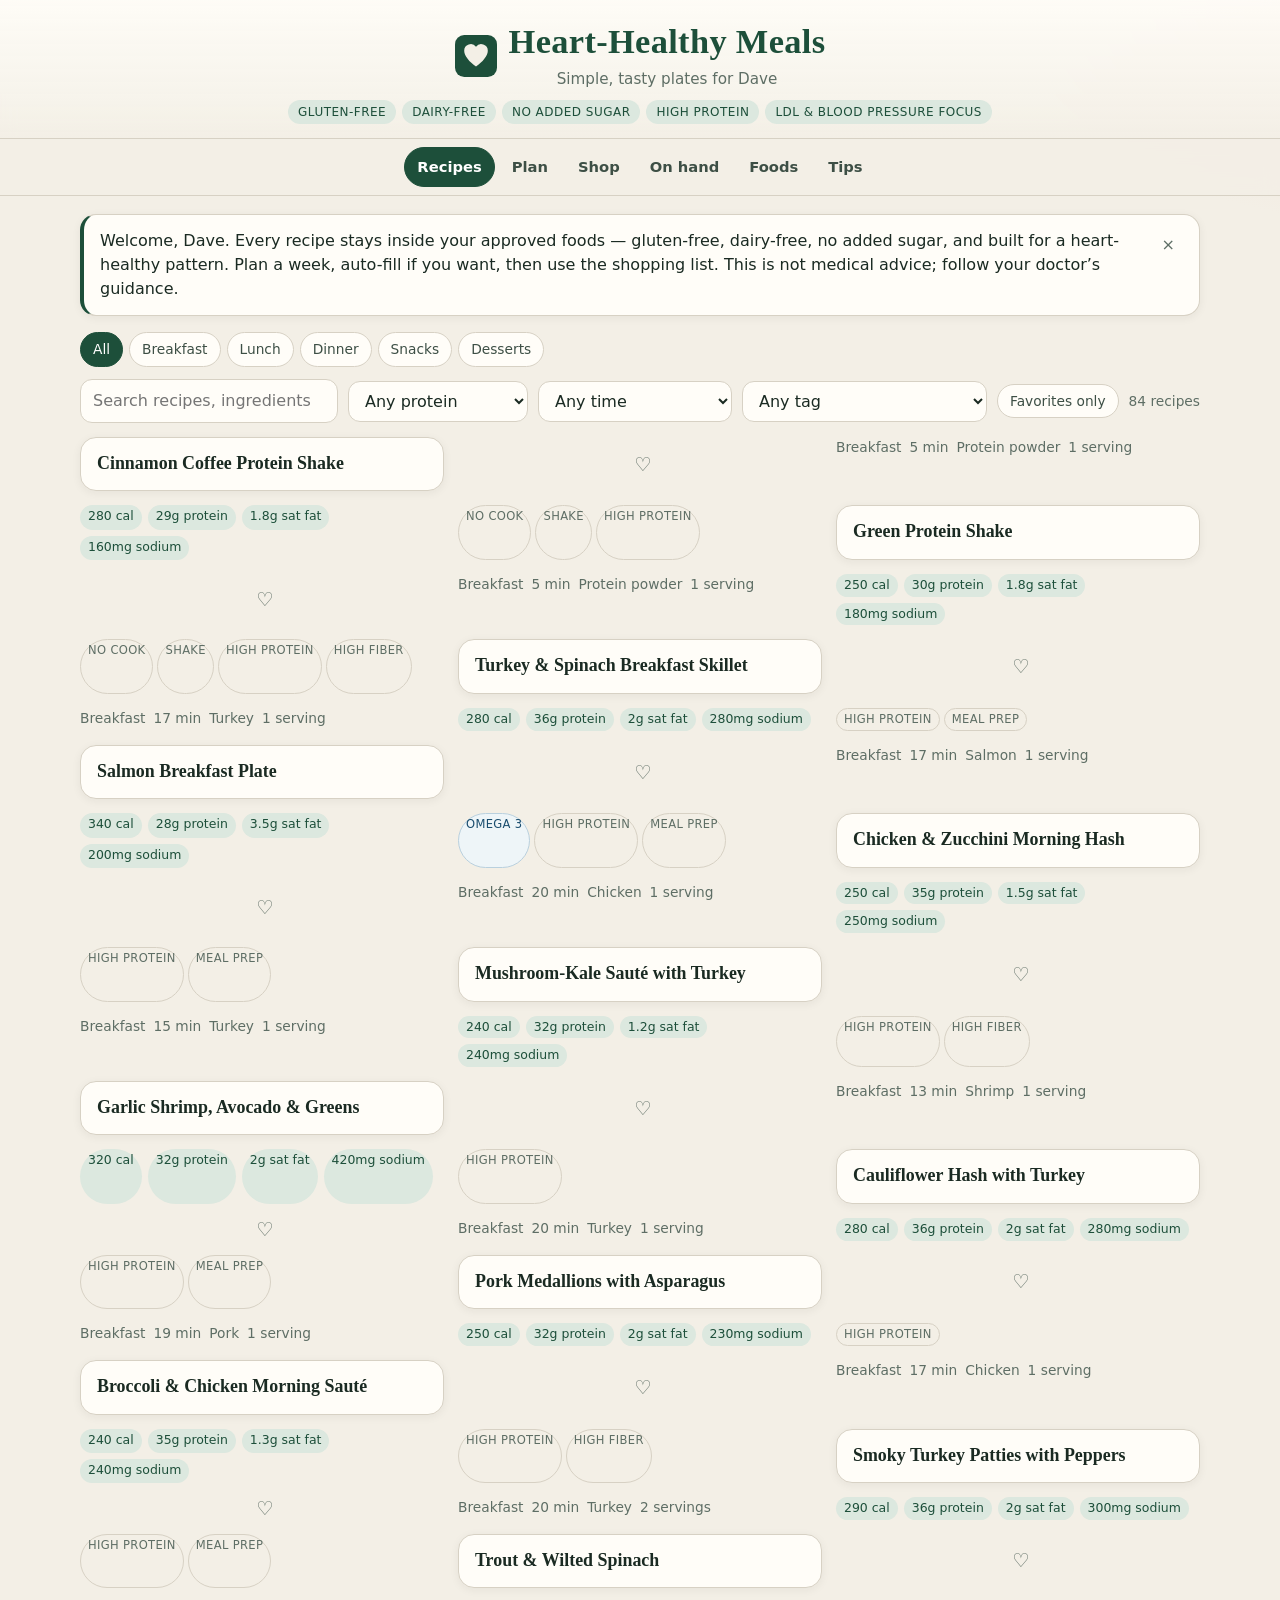
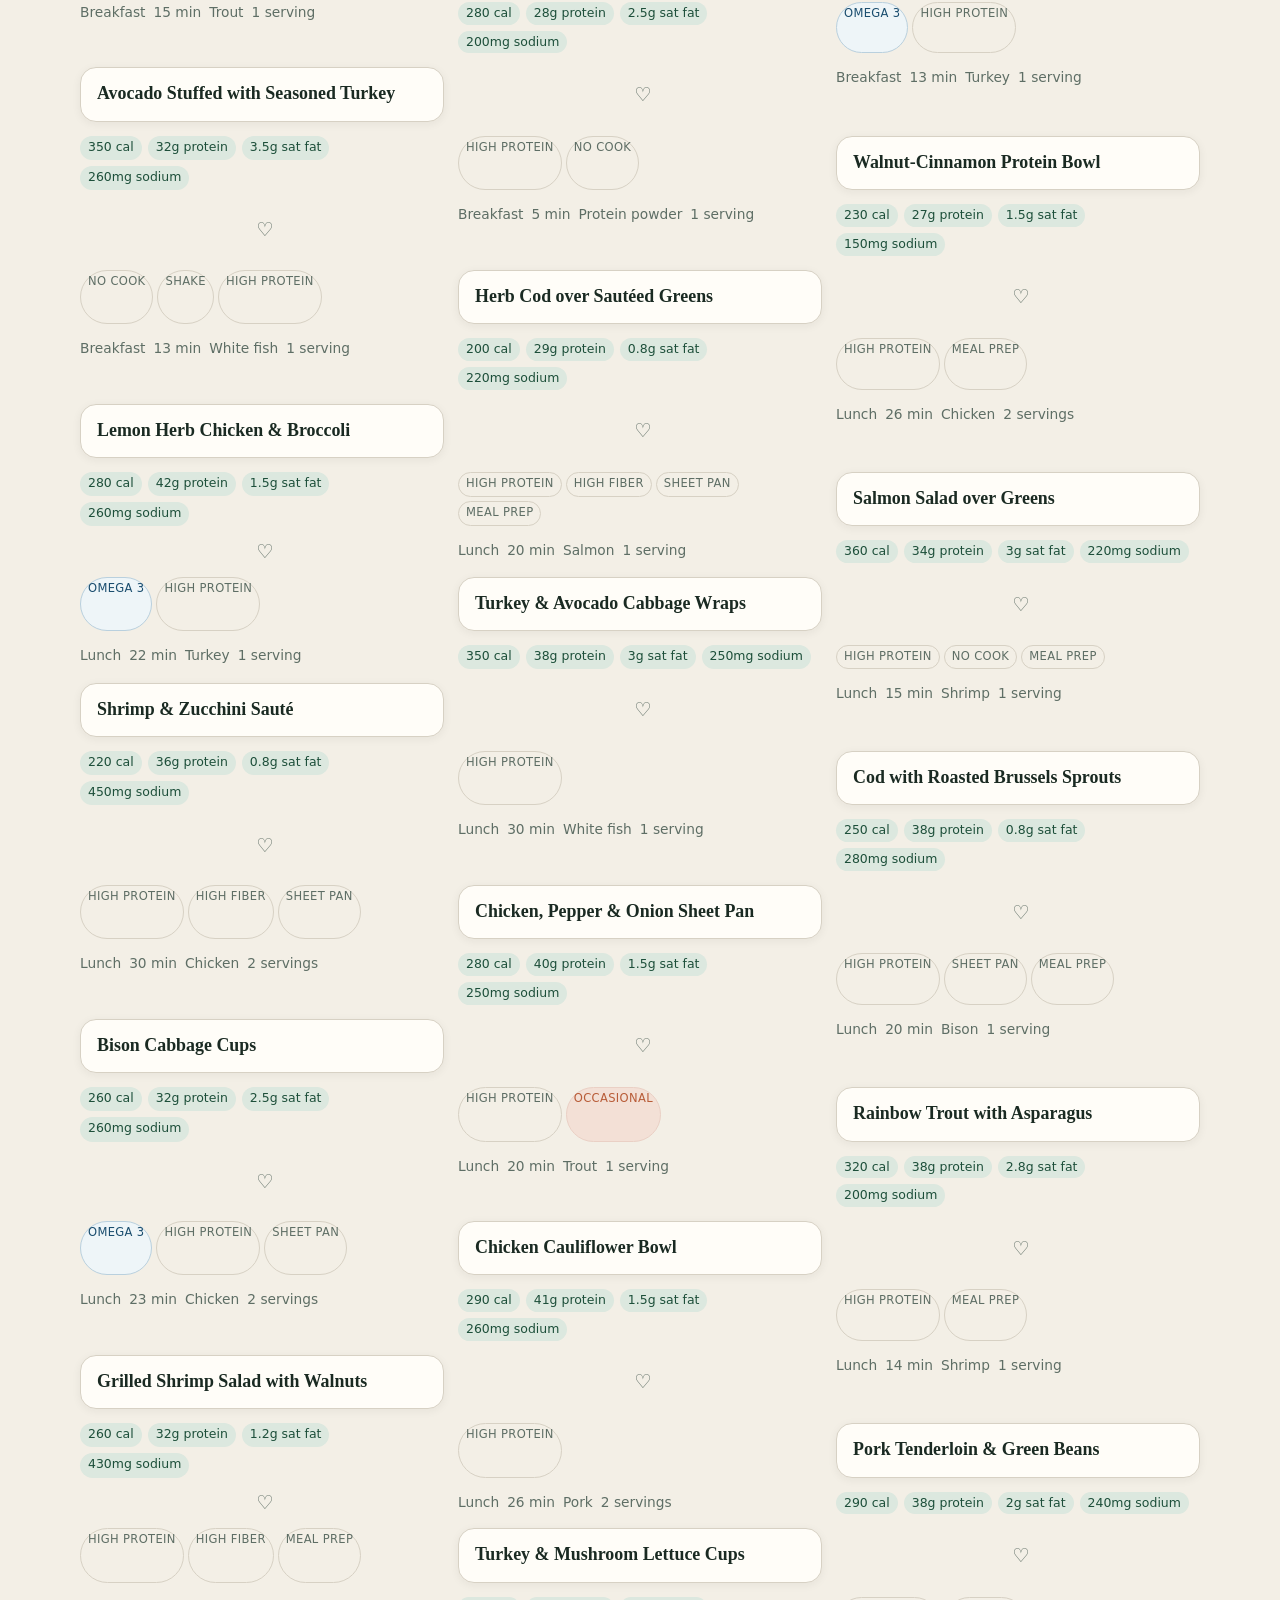
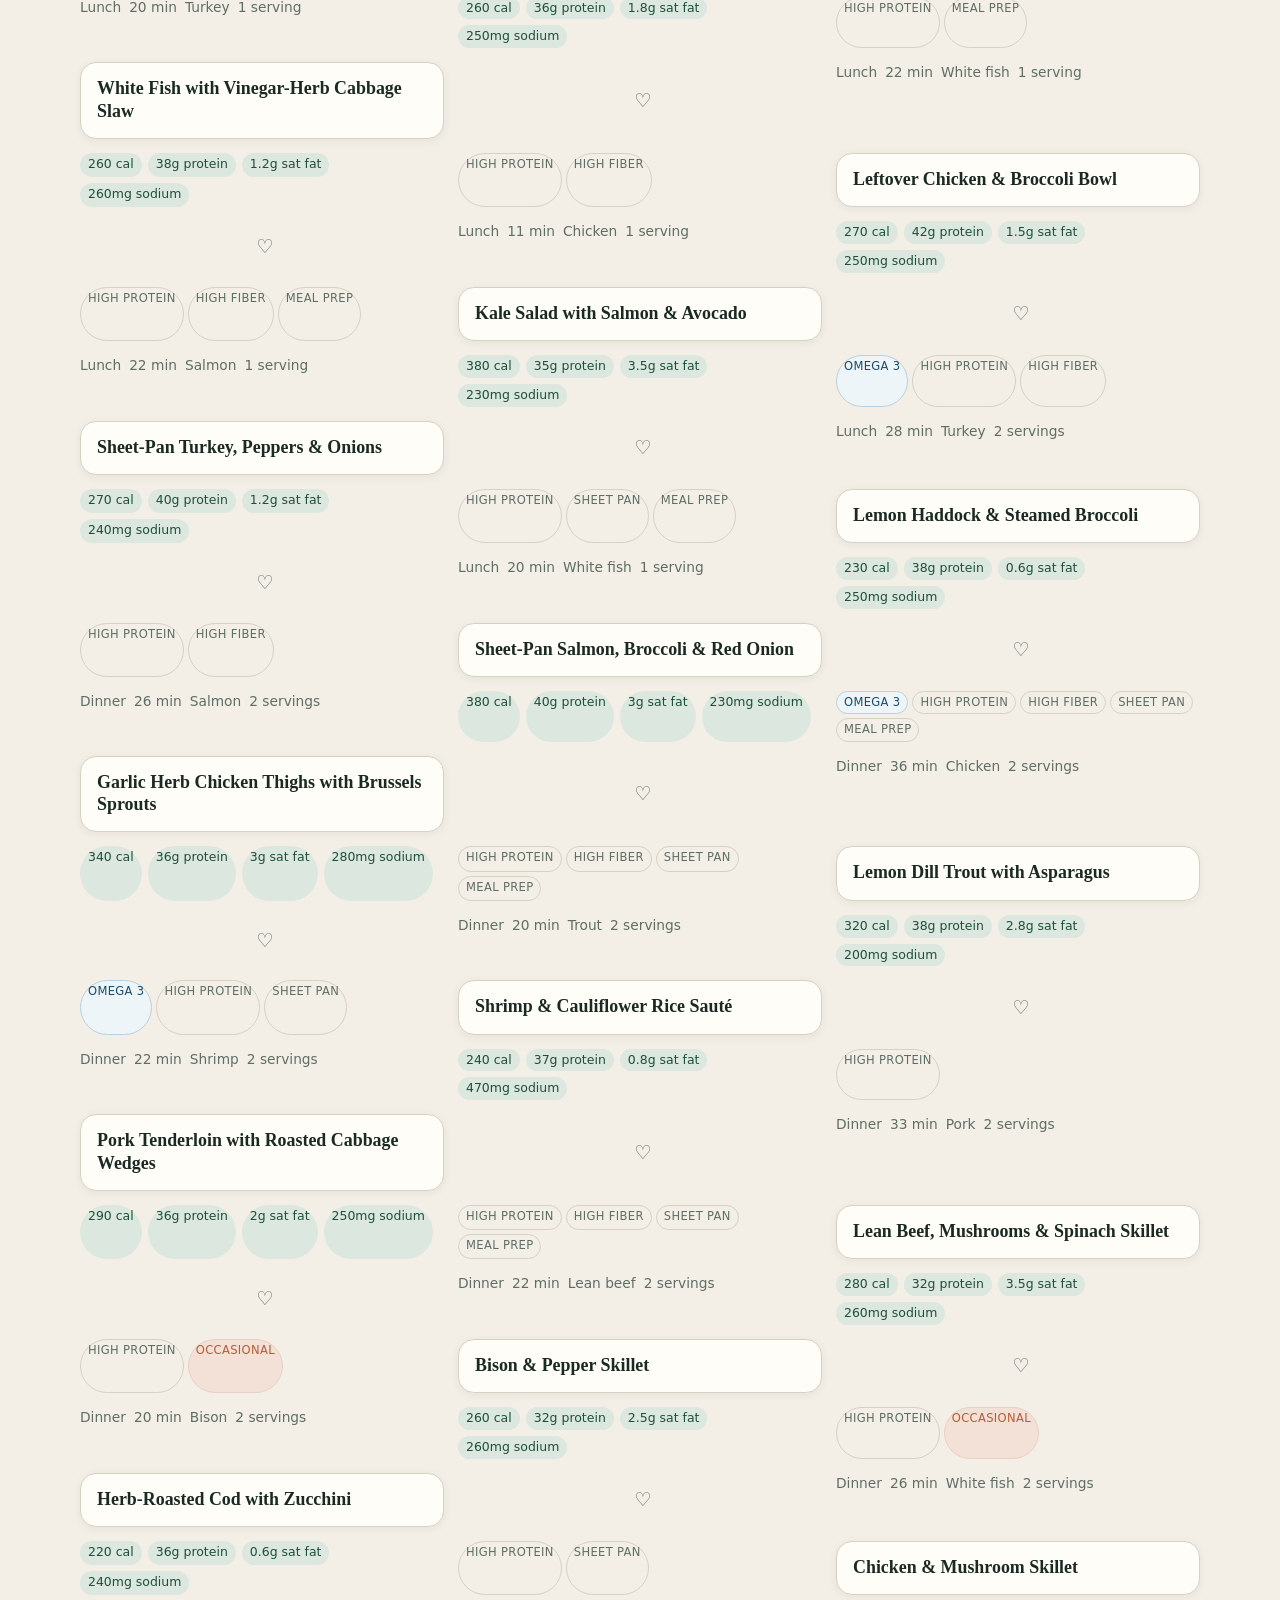
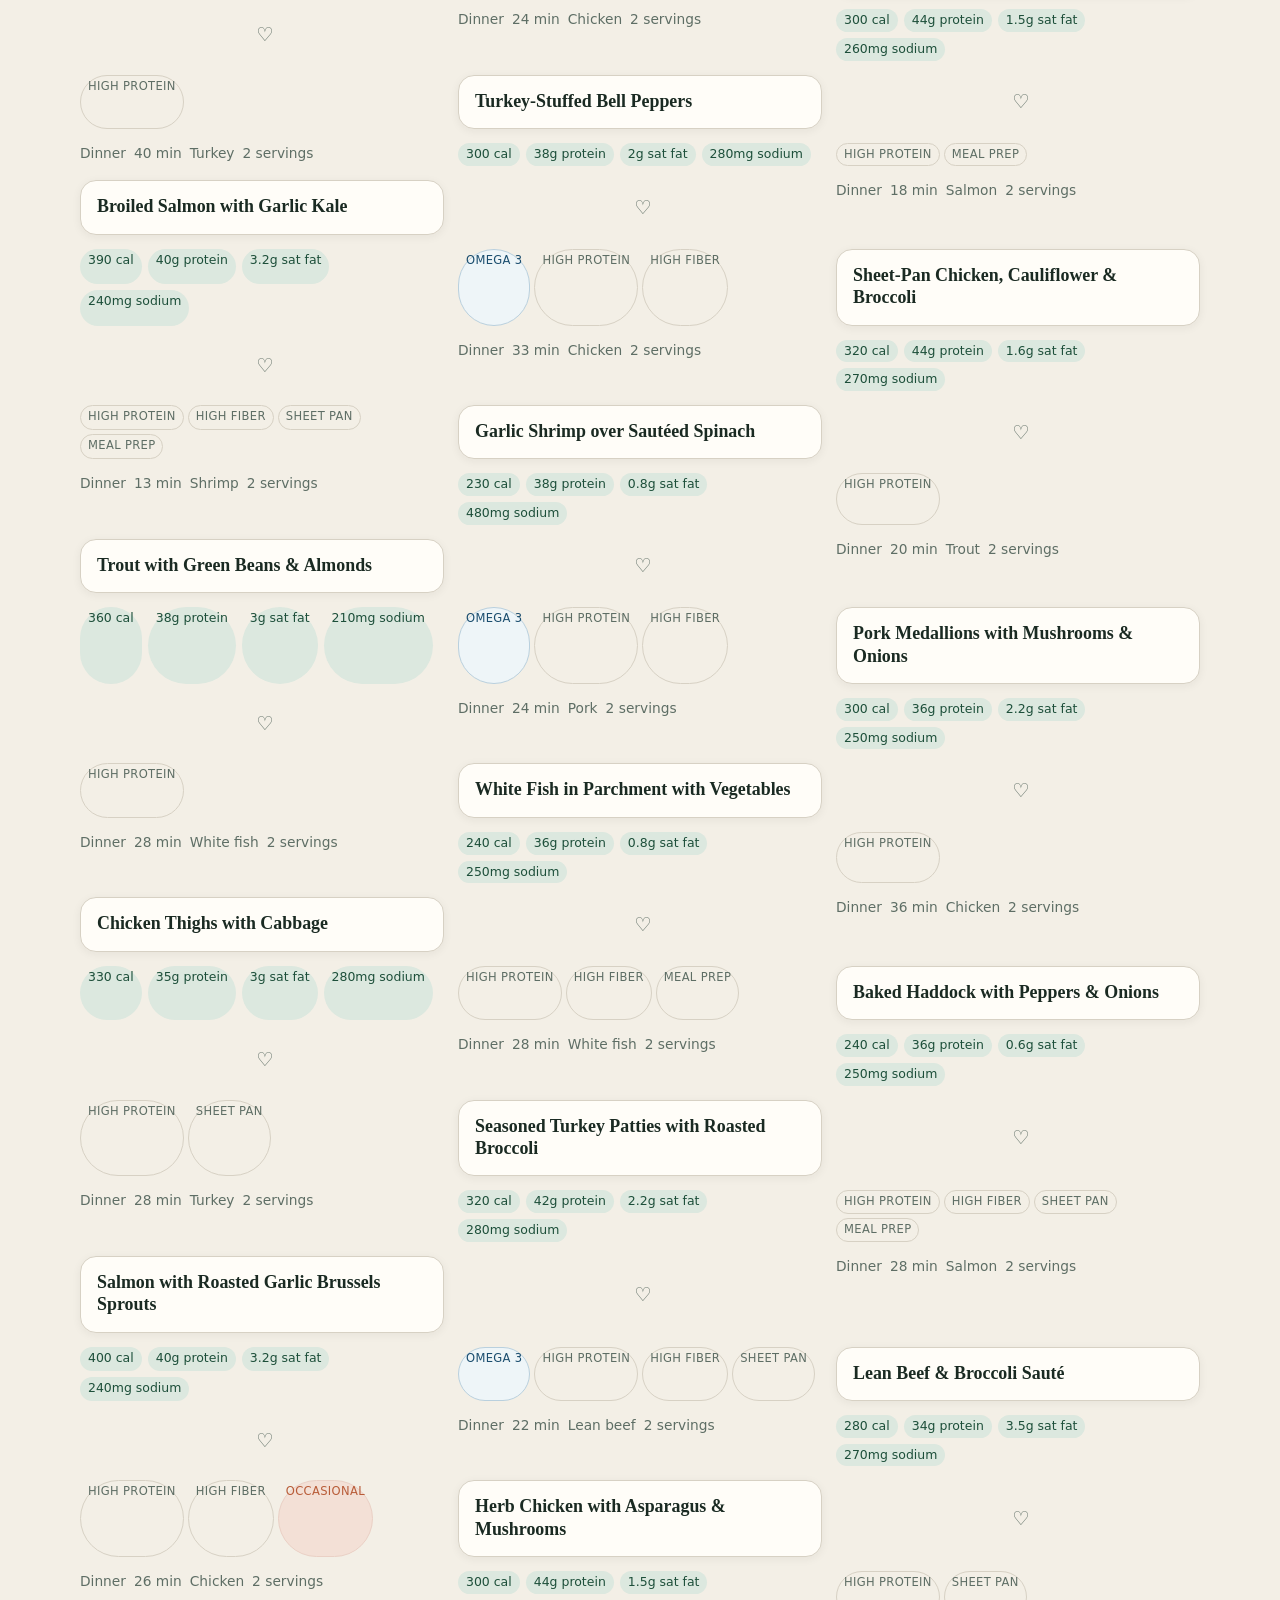
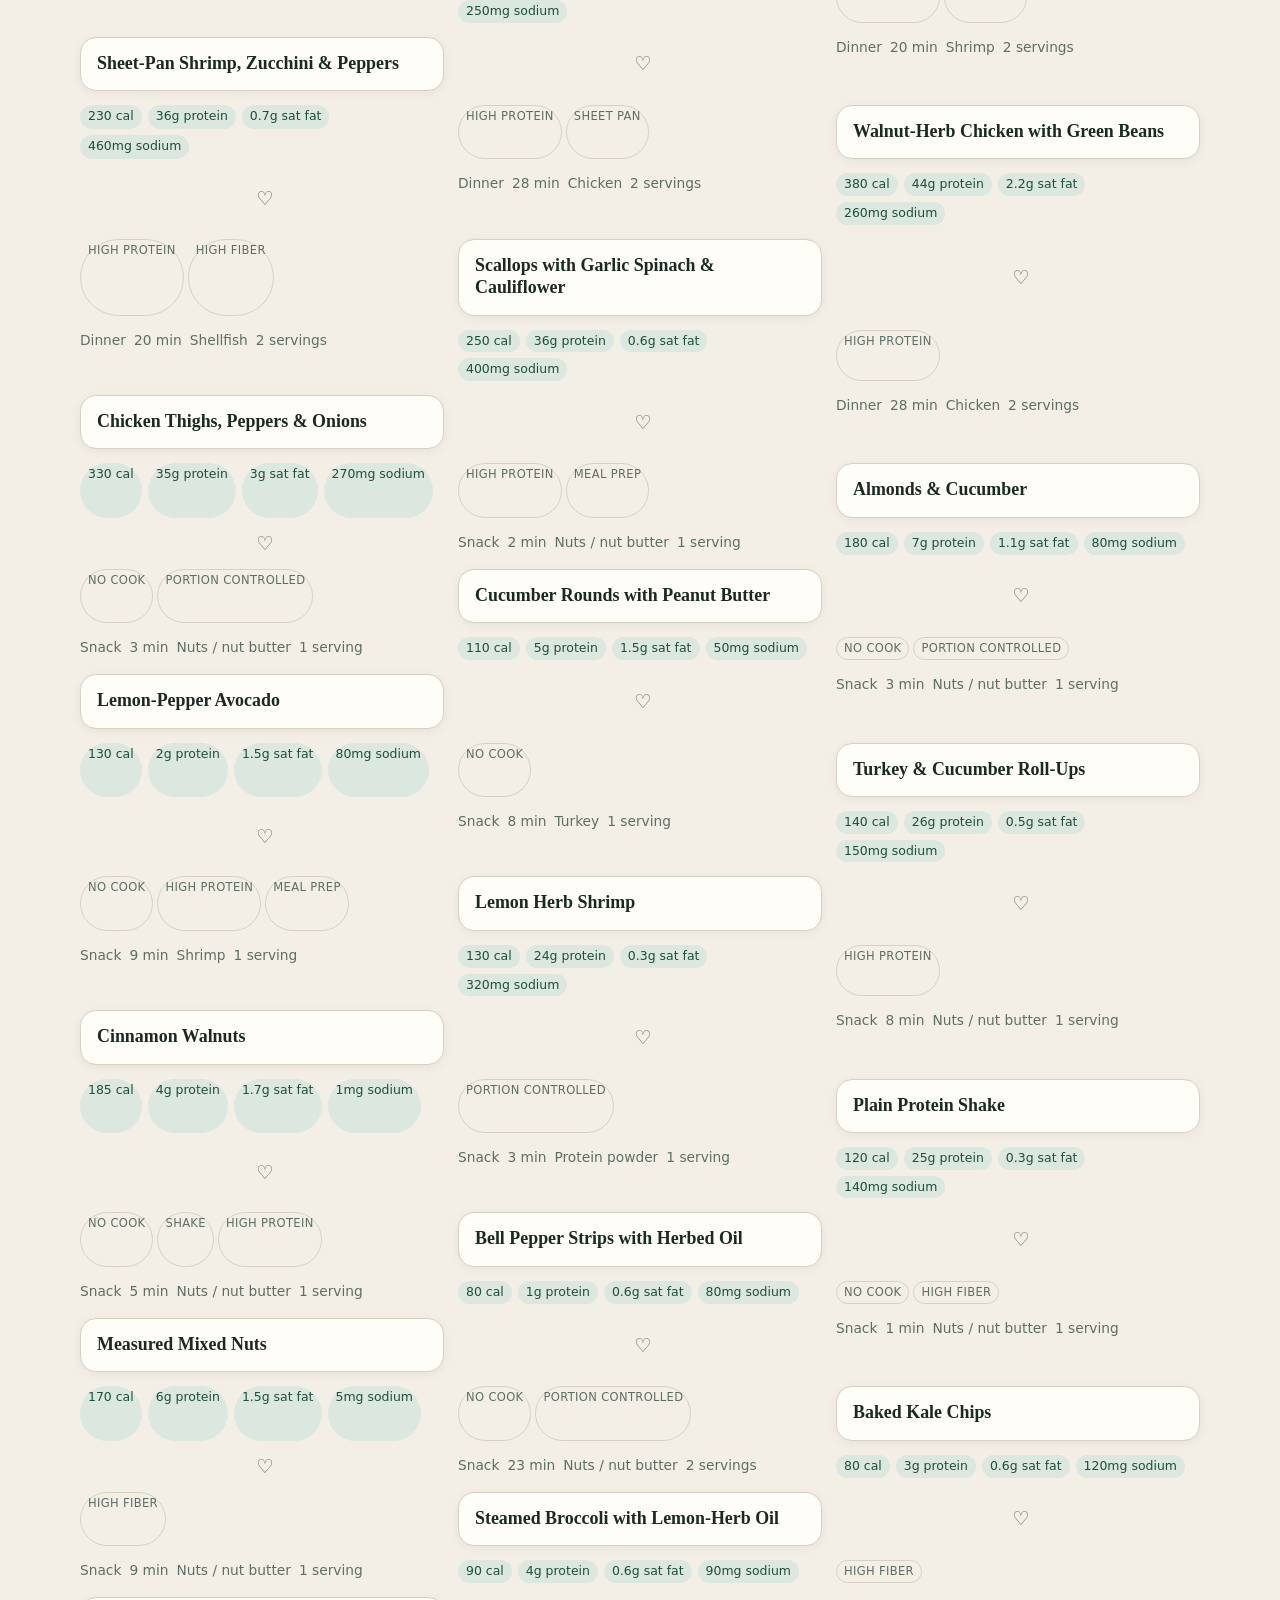
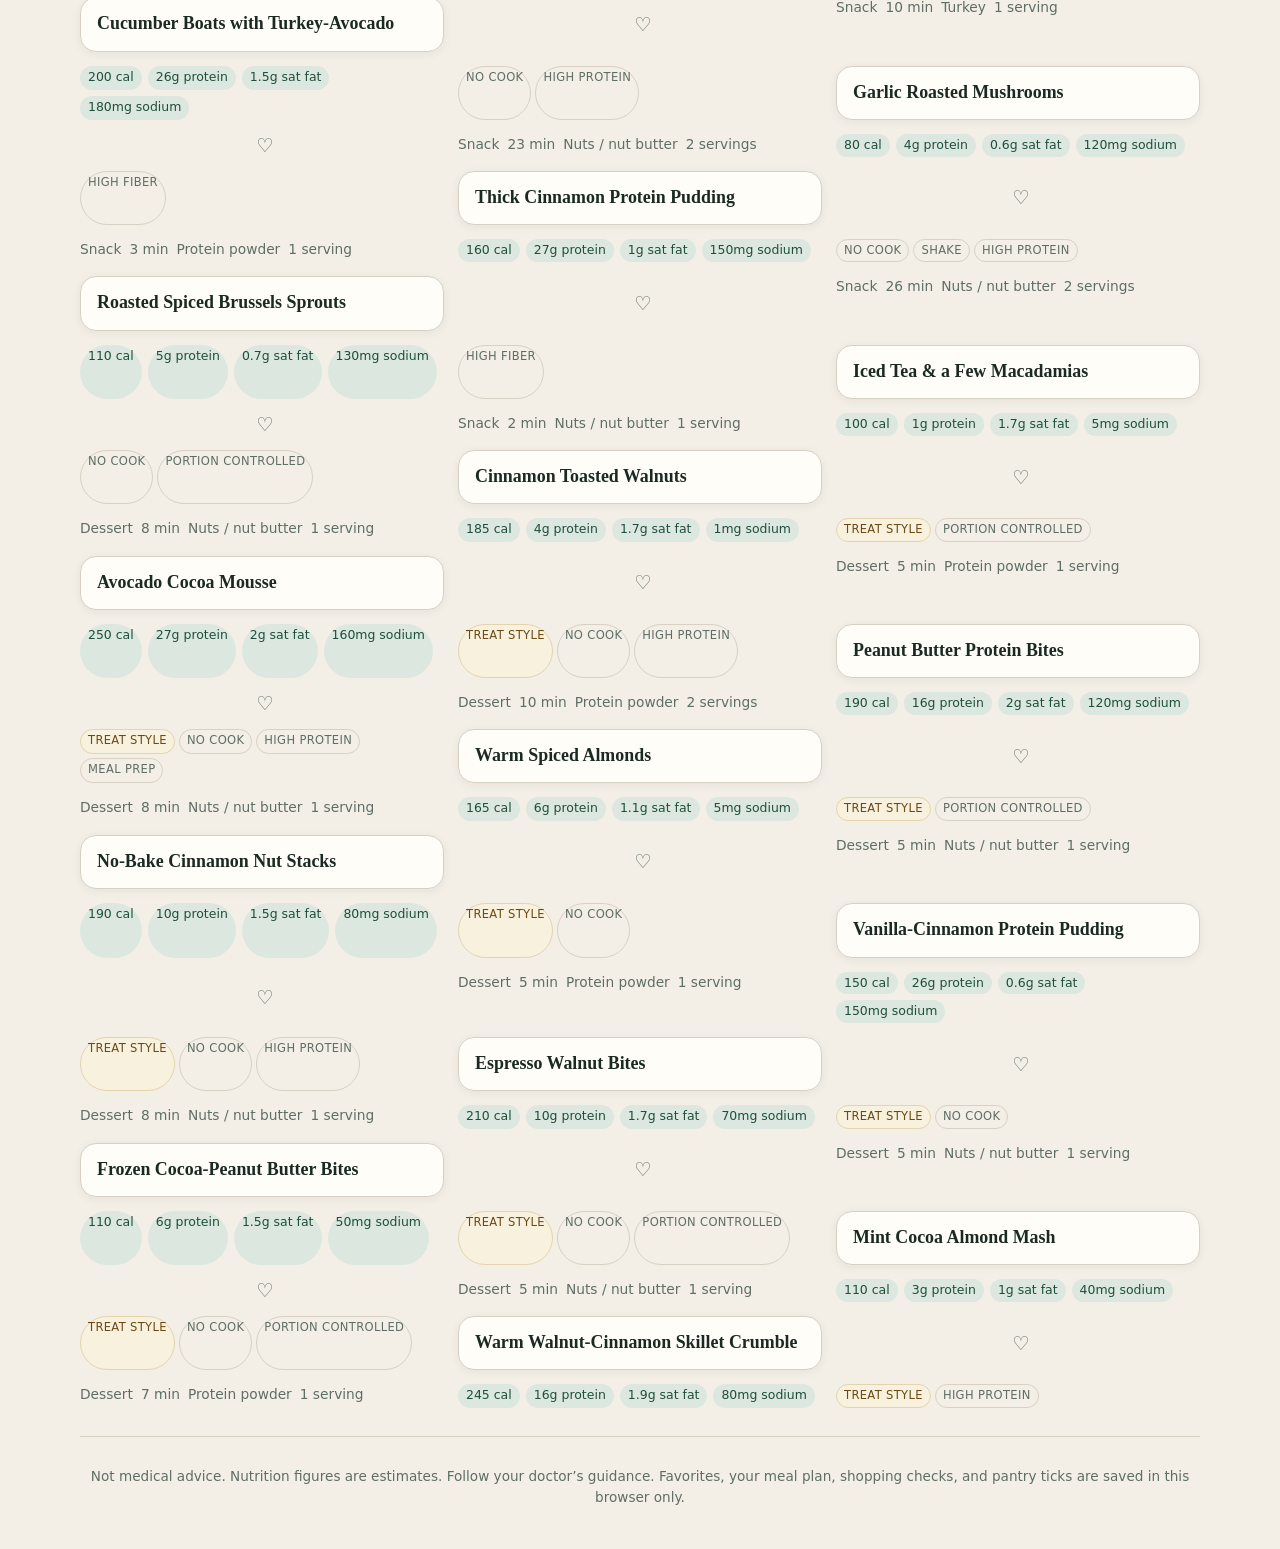
<file: index.html>
<!DOCTYPE html>
<html lang="en">
<head>
  <meta charset="UTF-8">
  <meta name="viewport" content="width=device-width, initial-scale=1, viewport-fit=cover">
  <meta name="theme-color" content="#1d4f3a">
  <meta name="apple-mobile-web-app-capable" content="yes">
  <meta name="apple-mobile-web-app-status-bar-style" content="default">
  <meta name="apple-mobile-web-app-title" content="Heart-Healthy Meals">
  <meta name="description" content="Simple, tasty heart-healthy meals for a gluten-free, dairy-free, no-added-sugar kitchen. Plan a week and build a shopping list.">
  <title>Heart-Healthy Meals</title>
  <link rel="icon" href="data:image/svg+xml,%3Csvg xmlns='http://www.w3.org/2000/svg' viewBox='0 0 64 64'%3E%3Crect rx='14' width='64' height='64' fill='%231d4f3a'/%3E%3Cpath d='M32 48c-10-7-18-16-18-24a10 10 0 0 1 18-6 10 10 0 0 1 18 6c0 8-8 17-18 24z' fill='%23f3efe6'/%3E%3C/svg%3E">
  <style>:root {
  --bg: #f3efe6;
  --bg-wash: radial-gradient(1200px 600px at 10% -10%, #e7eee8 0%, transparent 55%), radial-gradient(900px 500px at 110% 0%, #f3e0d6 0%, transparent 45%), #f3efe6;
  --surface: #fffdf8;
  --surface-2: #f7f3ea;
  --ink: #1a2a22;
  --ink-soft: #3d4f45;
  --muted: #5e6e65;
  --line: #d7d1c4;
  --line-2: #c3cfc6;
  --green: #1d4f3a;
  --green-2: #2a6b4e;
  --sage: #dce8df;
  --sage-2: #c5d9cc;
  --accent: #b85c38;
  --accent-soft: #f3e0d6;
  --gold: #b8954e;
  --ok: #2a6b4e;
  --warn: #9a6b2f;
  --alert: #8f3a32;
  --shadow: 0 10px 30px rgba(26, 42, 34, .08);
  --shadow-sm: 0 2px 10px rgba(26, 42, 34, .06);
  --radius: 16px;
  --radius-sm: 10px;
  --font: "Segoe UI", system-ui, -apple-system, "Helvetica Neue", Arial, sans-serif;
  --serif: "Iowan Old Style", "Palatino Linotype", Palatino, "Times New Roman", Georgia, serif;
  --safe-b: env(safe-area-inset-bottom, 0px);
  --safe-t: env(safe-area-inset-top, 0px);
}
* { box-sizing: border-box; }
html, body { margin: 0; padding: 0; }
html { scroll-behavior: smooth; }
body {
  font: 16px/1.5 var(--font);
  color: var(--ink);
  background: var(--bg-wash) fixed;
  min-height: 100vh;
  min-height: 100dvh;
  padding-bottom: calc(28px + var(--safe-b));
}
img, svg { max-width: 100%; }
button, input, select, textarea { font: inherit; color: inherit; }
button { cursor: pointer; }
a { color: var(--green); }
:focus-visible {
  outline: 3px solid var(--green-2);
  outline-offset: 2px;
}

.app-header {
  padding: calc(22px + var(--safe-t)) 20px 14px;
  text-align: center;
  border-bottom: 1px solid var(--line);
  background: linear-gradient(180deg, rgba(255,253,248,.92), rgba(243,239,230,.88));
  backdrop-filter: blur(8px);
}
.brand {
  display: flex; align-items: center; justify-content: center; gap: 12px;
}
.brand svg { width: 42px; height: 42px; flex: none; }
.brand h1 {
  font-family: var(--serif);
  font-size: clamp(1.6rem, 4.4vw, 2.15rem);
  font-weight: 700;
  letter-spacing: .01em;
  margin: 0;
  color: var(--green);
  line-height: 1.15;
}
.tagline {
  margin: 6px 0 0;
  color: var(--muted);
  font-size: .95rem;
}
.pills {
  display: flex; flex-wrap: wrap; justify-content: center; gap: 6px;
  margin-top: 10px;
}
.pill {
  background: var(--sage);
  color: var(--green);
  border-radius: 999px;
  padding: 3px 10px;
  font-size: .75rem;
  letter-spacing: .04em;
  text-transform: uppercase;
}

nav.tabs {
  position: sticky;
  top: 0;
  z-index: 20;
  display: flex;
  gap: 4px;
  justify-content: center;
  flex-wrap: wrap;
  padding: 8px 10px;
  background: #f3efe6f2;
  border-bottom: 1px solid var(--line);
  backdrop-filter: blur(10px);
}
nav.tabs button {
  appearance: none;
  border: 1px solid transparent;
  background: transparent;
  color: var(--ink-soft);
  padding: 8px 12px;
  border-radius: 999px;
  font-weight: 600;
  font-size: .92rem;
}
nav.tabs button[aria-selected="true"] {
  background: var(--green);
  color: #fff;
  border-color: var(--green);
}
nav.tabs button:hover:not([aria-selected="true"]) { background: var(--sage); }

main { width: min(1120px, calc(100% - 24px)); margin: 18px auto 0; }
.view { display: none; }
.view.on { display: block; }

.welcome {
  background: var(--surface);
  border: 1px solid var(--line);
  border-left: 4px solid var(--green);
  border-radius: var(--radius);
  padding: 14px 16px;
  margin-bottom: 16px;
  display: flex; gap: 12px; align-items: flex-start;
  box-shadow: var(--shadow-sm);
}
.welcome p { margin: 0; }
.welcome .close { margin-left: auto; border: 0; background: transparent; color: var(--muted); padding: 4px 8px; }

.toolbar {
  display: flex; flex-wrap: wrap; gap: 10px; align-items: center;
  margin-bottom: 14px;
}
.toolbar input[type="search"], .toolbar select, .field {
  background: var(--surface);
  border: 1px solid var(--line);
  border-radius: 12px;
  padding: 9px 12px;
  min-width: 0;
}
.toolbar input[type="search"] { flex: 1 1 220px; }
.subtabs, .filters {
  display: flex; flex-wrap: wrap; gap: 6px; margin: 0 0 12px;
}
.chip {
  appearance: none;
  border: 1px solid var(--line);
  background: var(--surface);
  color: var(--ink-soft);
  border-radius: 999px;
  padding: 6px 12px;
  font-size: .86rem;
}
.chip.on, .chip[aria-pressed="true"] {
  background: var(--green);
  border-color: var(--green);
  color: #fff;
}
.chip.ghost { background: transparent; }

.btn {
  appearance: none;
  border: 1px solid var(--green);
  background: var(--green);
  color: #fff;
  border-radius: 12px;
  padding: 9px 14px;
  font-weight: 650;
  display: inline-flex; align-items: center; gap: 6px;
}
.btn:hover { background: var(--green-2); }
.btn.secondary {
  background: var(--surface);
  color: var(--green);
}
.btn.ghost {
  background: transparent;
  border-color: var(--line);
  color: var(--ink-soft);
}
.btn.danger { background: transparent; color: var(--alert); border-color: #e2c4c1; }
.btn:disabled { opacity: .5; cursor: not-allowed; }

.grid {
  display: grid;
  grid-template-columns: repeat(auto-fill, minmax(270px, 1fr));
  gap: 14px;
}
.card {
  background: var(--surface);
  border: 1px solid var(--line);
  border-radius: var(--radius);
  padding: 14px 16px 16px;
  box-shadow: var(--shadow-sm);
  display: flex;
  flex-direction: column;
  gap: 8px;
  cursor: pointer;
  text-align: left;
  width: 100%;
  transition: transform .12s ease, box-shadow .12s ease;
}
.card:hover, .card:focus-visible {
  transform: translateY(-1px);
  box-shadow: var(--shadow);
  border-color: var(--line-2);
}
.card .top { display: flex; justify-content: space-between; align-items: flex-start; gap: 8px; }
.card h3 {
  font-family: var(--serif);
  font-size: 1.12rem;
  margin: 0;
  color: var(--ink);
  line-height: 1.25;
}
.fav {
  border: 0; background: transparent; color: var(--muted); padding: 0 0 0 6px; font-size: 1.2rem; line-height: 1;
}
.fav.on { color: var(--accent); }
.meta { color: var(--muted); font-size: .86rem; display: flex; flex-wrap: wrap; gap: 8px; }
.macros {
  display: flex; flex-wrap: wrap; gap: 6px;
  font-size: .78rem;
}
.macros span, .nut {
  background: var(--sage);
  color: var(--green);
  border-radius: 999px;
  padding: 2px 8px;
}
.tags { display: flex; flex-wrap: wrap; gap: 4px; }
.tag {
  font-size: .72rem;
  letter-spacing: .03em;
  text-transform: uppercase;
  color: var(--muted);
  border: 1px solid var(--line);
  border-radius: 999px;
  padding: 2px 7px;
}
.tag.omega-3 { color: #1a4d6e; border-color: #b9d0de; background: #eef5f8; }
.tag.occasional { color: var(--accent); border-color: #ead0c5; background: var(--accent-soft); }
.tag.treat-style { color: #6a4a16; border-color: #e4d4ad; background: #f8f1de; }
.empty { color: var(--muted); font-style: italic; padding: 28px 8px; text-align: center; }

/* Modal / detail */
.overlay {
  position: fixed; inset: 0; background: rgba(26,42,34,.45);
  z-index: 40; display: none; align-items: flex-end; justify-content: center;
  padding: 12px 12px calc(12px + var(--safe-b));
}
.overlay.on { display: flex; }
.modal {
  background: var(--surface);
  width: min(720px, 100%);
  max-height: min(92dvh, 900px);
  overflow: auto;
  border-radius: 20px;
  box-shadow: var(--shadow);
  padding: 8px 20px 24px;
  position: relative;
}
@media (min-width: 720px) {
  .overlay { align-items: center; }
}
.modal header.mh {
  display: flex; justify-content: space-between; align-items: flex-start; gap: 8px;
  position: sticky; top: 0; background: var(--surface); padding: 14px 0 8px; z-index: 1;
}
.modal h2 { font-family: var(--serif); margin: 0; font-size: 1.55rem; line-height: 1.2; }
.icon-btn {
  border: 1px solid var(--line); background: var(--surface-2); width: 38px; height: 38px;
  border-radius: 50%; display: grid; place-items: center; flex: none;
}
.actions { display: flex; flex-wrap: wrap; gap: 8px; margin: 12px 0; }
.servings {
  display: inline-flex; align-items: center; gap: 8px;
  border: 1px solid var(--line); border-radius: 12px; padding: 4px 8px; background: var(--surface-2);
}
.servings button { border: 0; background: var(--sage); width: 32px; height: 32px; border-radius: 8px; font-weight: 700; }
.ingredients { list-style: none; margin: 0; padding: 0; }
.ingredients li {
  display: flex; gap: 10px; padding: 7px 0; border-bottom: 1px solid var(--line);
}
.ingredients li .qty { color: var(--green); font-weight: 650; min-width: 5.5rem; }
.steps { margin: 0; padding: 0; list-style: none; counter-reset: step; }
.steps li {
  position: relative; padding: 10px 0 10px 46px; counter-increment: step; border-bottom: 1px dashed var(--line);
}
.steps li::before {
  content: counter(step);
  position: absolute; left: 0; top: 10px;
  width: 30px; height: 30px; border-radius: 50%;
  background: var(--green); color: #fff;
  display: grid; place-items: center; font-weight: 700; font-size: .9rem;
}
.note, .callout {
  background: var(--surface-2);
  border: 1px dashed var(--line);
  border-radius: 12px;
  padding: 10px 14px;
  color: var(--ink-soft);
  margin: 14px 0;
}
.callout.warn { border-color: #e4d4ad; background: #f8f1de; }
.callout.alert { border-color: #e2c4c1; background: #fbf0ee; }
.est { font-size: .8rem; color: var(--muted); margin-top: 4px; }

/* Cook mode */
.cook {
  position: fixed; inset: 0; background: #13251c; color: #f4efe4; z-index: 50;
  display: none; flex-direction: column; padding: calc(12px + var(--safe-t)) 16px calc(16px + var(--safe-b));
}
.cook.on { display: flex; }
.cook header { display: flex; justify-content: space-between; align-items: center; gap: 8px; }
.cook h2 { font-family: var(--serif); margin: 0; font-size: 1.2rem; }
.cook .progress { color: #c9d6ce; margin: 8px 0 0; }
.cook .step {
  flex: 1; display: grid; place-items: center; text-align: center;
  font-family: var(--serif); font-size: clamp(1.5rem, 4.5vw, 2.4rem); line-height: 1.35;
  padding: 20px 8px;
}
.cook footer { display: flex; flex-wrap: wrap; gap: 8px; justify-content: space-between; align-items: center; }
.cook .btn { flex: 1 1 140px; justify-content: center; padding: 14px; font-size: 1.05rem; }
.cook .wake { flex: 1 1 100%; text-align: center; order: -1; }
.wake { font-size: .85rem; color: #c9d6ce; }

/* Plan */
.plan-head { display: flex; flex-wrap: wrap; gap: 10px; align-items: center; margin-bottom: 14px; }
.water {
  display: flex; flex-wrap: wrap; align-items: center; gap: 6px;
  background: var(--surface); border: 1px solid var(--line); border-radius: 12px; padding: 8px 10px;
}
.water button.drop {
  width: 28px; height: 28px; border-radius: 50%; border: 1px solid #9bb8c9;
  background: #f3f8fb; color: #4a6d80; padding: 0; font-size: .85rem;
}
.water button.drop.on { background: #3d7ea6; border-color: #3d7ea6; color: #fff; }
.week {
  display: grid;
  grid-template-columns: repeat(7, minmax(0, 1fr));
  gap: 8px;
}
@media (max-width: 960px) {
  .week { grid-template-columns: 1fr; }
}
.day {
  background: var(--surface);
  border: 1px solid var(--line);
  border-radius: 14px;
  padding: 10px 10px 12px;
  min-width: 0;
}
.day.today { border-color: var(--green-2); box-shadow: 0 0 0 2px var(--sage); }
.day h3 { margin: 0 0 8px; font-size: .95rem; display: flex; justify-content: space-between; }
.slot {
  border: 1px dashed var(--line);
  border-radius: 10px;
  padding: 7px 8px;
  margin: 6px 0 0;
  min-height: 58px;
  background: var(--surface-2);
}
.slot.filled { border-style: solid; background: #fff; cursor: grab; }
.slot.dragover { outline: 2px solid var(--green-2); background: var(--sage); }
.slot .label { font-size: .68rem; text-transform: uppercase; letter-spacing: .05em; color: var(--muted); }
.slot .name { font-weight: 650; font-size: .86rem; line-height: 1.25; margin-top: 2px; }
.slot .row { display: flex; justify-content: space-between; gap: 6px; align-items: flex-start; }
.slot .tiny { border: 0; background: transparent; color: var(--muted); padding: 0; font-size: 1rem; }
.totals {
  margin-top: 8px; font-size: .75rem; color: var(--muted);
  display: flex; flex-wrap: wrap; gap: 4px 8px;
}
.totals b.ok { color: var(--ok); }
.totals b.warn { color: var(--warn); }
.totals b.alert { color: var(--alert); }
.targets { font-size: .85rem; color: var(--muted); margin: 0 0 12px; }

/* Shop */
.shop-tools { display: flex; flex-wrap: wrap; gap: 8px; margin-bottom: 14px; }
.section h3 {
  font-family: var(--serif);
  color: var(--green);
  border-bottom: 1px solid var(--line);
  padding-bottom: 4px;
  margin: 18px 0 8px;
}
.shop-item, .add-row {
  display: flex; align-items: center; gap: 10px;
  padding: 8px 0; border-bottom: 1px solid var(--line);
}
.shop-item input { width: 18px; height: 18px; accent-color: var(--green); flex: none; }
.shop-item.checked label { text-decoration: line-through; color: var(--muted); }
.shop-item label { flex: 1; }
.add-row input { flex: 1; border: 1px solid var(--line); border-radius: 10px; padding: 8px 10px; background: var(--surface); }
.add-row select { border: 1px solid var(--line); border-radius: 10px; padding: 8px; background: var(--surface); }

/* On hand */
.groups { display: grid; gap: 8px; }
.group {
  background: var(--surface); border: 1px solid var(--line); border-radius: 14px; padding: 12px 14px;
}
.group h3 { margin: 0 0 8px; font-size: 1rem; color: var(--green); }
.checks { display: flex; flex-wrap: wrap; gap: 6px; }
.checks label {
  display: inline-flex; align-items: center; gap: 6px;
  border: 1px solid var(--line); background: var(--surface-2);
  border-radius: 999px; padding: 6px 10px; cursor: pointer; font-size: .9rem;
}
.checks label:has(input:checked) { background: var(--sage); border-color: var(--green-2); }
.checks input { accent-color: var(--green); }
.match-head { margin: 18px 0 8px; display: flex; justify-content: space-between; align-items: baseline; gap: 8px; }

/* Foods / tips */
.cols { display: grid; grid-template-columns: 1fr 1fr; gap: 16px; }
@media (max-width: 720px) { .cols { grid-template-columns: 1fr; } }
.panel {
  background: var(--surface);
  border: 1px solid var(--line);
  border-radius: var(--radius);
  padding: 16px 18px 18px;
  box-shadow: var(--shadow-sm);
}
.panel h2 { font-family: var(--serif); margin: 0 0 8px; color: var(--green); font-size: 1.35rem; }
.panel h3 { margin: 14px 0 6px; font-size: 1.02rem; }
.panel ul { margin: 0; padding-left: 1.15rem; }
.panel li { margin: 4px 0; }
.avoid { border-left: 4px solid var(--alert); }
footer.site {
  width: min(1120px, calc(100% - 24px));
  margin: 28px auto 0;
  color: var(--muted);
  font-size: .85rem;
  text-align: center;
  padding-top: 16px;
  border-top: 1px solid var(--line);
}

@media print {
  nav.tabs, .toolbar, .filters, .subtabs, .actions, .btn, .icon-btn, .welcome, .water, .plan-head, .fav, footer.site, .add-row { display: none !important; }
  body { background: #fff; }
  .view { display: none !important; }
  .view.on, .view.print-show { display: block !important; }
  .card, .day, .panel, .modal { box-shadow: none; break-inside: avoid; }
  .overlay { position: static; background: none; display: block; padding: 0; }
  .modal { max-height: none; overflow: visible; width: 100%; }
  .week { grid-template-columns: 1fr 1fr; }
}
</style>
</head>
<body>
  <header class="app-header">
    <div class="brand">
      <svg viewBox="0 0 64 64" aria-hidden="true">
        <rect rx="14" width="64" height="64" fill="#1d4f3a"/>
        <path d="M32 48c-10-7-18-16-18-24a10 10 0 0 1 18-6 10 10 0 0 1 18 6c0 8-8 17-18 24z" fill="#f3efe6"/>
      </svg>
      <div>
        <h1>Heart-Healthy Meals</h1>
        <p class="tagline">Simple, tasty plates for Dave</p>
      </div>
    </div>
    <div class="pills">
      <span class="pill">Gluten-free</span>
      <span class="pill">Dairy-free</span>
      <span class="pill">No added sugar</span>
      <span class="pill">High protein</span>
      <span class="pill">LDL &amp; blood pressure focus</span>
    </div>
  </header>

  <nav class="tabs" aria-label="Main">
    <button type="button" data-view="recipes" aria-selected="true">Recipes</button>
    <button type="button" data-view="plan">Plan</button>
    <button type="button" data-view="shop">Shop</button>
    <button type="button" data-view="hand">On hand</button>
    <button type="button" data-view="foods">Foods</button>
    <button type="button" data-view="tips">Tips</button>
  </nav>

  <main>
    <div id="welcome" class="welcome">
      <p>Welcome, Dave. Every recipe stays inside your approved foods — gluten-free, dairy-free, no added sugar, and built for a heart-healthy pattern. Plan a week, auto-fill if you want, then use the shopping list. This is not medical advice; follow your doctor’s guidance.</p>
      <button type="button" class="close" id="dismiss-welcome" aria-label="Dismiss">×</button>
    </div>

    <section id="view-recipes" class="view on">
      <div class="subtabs" role="tablist" aria-label="Meal type">
        <button type="button" class="chip on" data-cat="all">All</button>
        <button type="button" class="chip" data-cat="breakfast">Breakfast</button>
        <button type="button" class="chip" data-cat="lunch">Lunch</button>
        <button type="button" class="chip" data-cat="dinner">Dinner</button>
        <button type="button" class="chip" data-cat="snack">Snacks</button>
        <button type="button" class="chip" data-cat="dessert">Desserts</button>
      </div>
      <div class="toolbar">
        <input type="search" id="recipe-search" placeholder="Search recipes, ingredients, or tags" autocomplete="off">
        <select id="filter-protein" aria-label="Filter by protein">
          <option value="">Any protein</option>
          <option value="chicken">Chicken</option>
          <option value="turkey">Turkey</option>
          <option value="salmon">Salmon</option>
          <option value="trout">Trout</option>
          <option value="white-fish">White fish</option>
          <option value="shrimp">Shrimp</option>
          <option value="shellfish">Shellfish</option>
          <option value="beef">Lean beef</option>
          <option value="bison">Bison</option>
          <option value="pork">Pork</option>
          <option value="protein-powder">Protein powder</option>
          <option value="nuts">Nuts / nut butter</option>
        </select>
        <select id="filter-time" aria-label="Filter by time">
          <option value="">Any time</option>
          <option value="15">15 minutes or less</option>
          <option value="20">20 minutes or less</option>
          <option value="30">30 minutes or less</option>
        </select>
        <select id="filter-tag" aria-label="Filter by tag">
          <option value="">Any tag</option>
          <option value="omega-3">Omega-3</option>
          <option value="high-fiber">High fiber</option>
          <option value="sheet-pan">Sheet-pan</option>
          <option value="no-cook">No-cook</option>
          <option value="meal-prep">Meal-prep</option>
          <option value="shake">Shake</option>
          <option value="occasional">Occasional (beef / bison)</option>
          <option value="treat-style">Treat-style</option>
          <option value="portion-controlled">Portion-controlled</option>
          <option value="high-protein">High protein</option>
        </select>
        <button type="button" class="chip" id="filter-fav">Favorites only</button>
        <span id="recipe-count" class="meta"></span>
      </div>
      <div id="recipe-grid" class="grid"></div>
    </section>

    <section id="view-plan" class="view">
      <div class="plan-head">
        <button type="button" class="btn" id="auto-fill">Auto-fill week</button>
        <button type="button" class="btn ghost" id="clear-plan">Clear week</button>
        <div class="water" id="water-track" aria-label="Water tracker"></div>
      </div>
      <p class="targets">Gentle daily targets: protein at least 90g · saturated fat under 15g (amber to 20g) · sodium under 1,500mg (amber to 2,300mg). Totals are estimates from the meals you plan, including a snack or treat if one is on the day. Auto-fill puts fatty fish on at least three days, limits beef or bison to one or two modest meals, and adds a dessert on only two days.</p>
      <p class="targets">Tap a slot to pick a recipe, or drag one from another slot. Most recipes are written for more than one serving in the cookbook view; the plan starts each slot at 1 serving for you, and you can open the recipe to scale it.</p>
      <div id="week" class="week"></div>
    </section>

    <section id="view-shop" class="view">
      <div class="shop-tools">
        <button type="button" class="btn" id="copy-shop">Copy list</button>
        <button type="button" class="btn secondary" id="share-shop">Share</button>
        <button type="button" class="btn secondary" id="print-shop">Print</button>
        <button type="button" class="btn ghost" id="clear-checks">Clear checks</button>
      </div>
      <p class="targets">Quantities are combined from this week’s plan and scaled to the servings in each slot. Spices you likely already have are listed once at the bottom.</p>
      <div id="shop-list"></div>
      <div class="add-row">
        <input id="custom-name" placeholder="Add an item" aria-label="Add a shopping item">
        <select id="custom-section" aria-label="Section">
          <option value="produce">Produce</option>
          <option value="meat">Meat &amp; Seafood</option>
          <option value="nuts">Nuts &amp; Oils</option>
          <option value="pantry">Pantry / Spices</option>
          <option value="drinks">Drinks</option>
        </select>
        <button type="button" class="btn secondary" id="add-custom">Add</button>
      </div>
    </section>

    <section id="view-hand" class="view">
      <p class="targets">Tick what you have. “I can make now” shows recipes whose main ingredients are all checked. Basic seasonings — salt in moderation, pepper, dried herbs and spices, lemon or lime, vinegar, vanilla, coffee, tea, and water — are assumed if you leave the box below checked. Garlic, onion, and cocoa are not assumed.</p>
      <p><label><input type="checkbox" id="have-seasonings" checked> I have basic seasonings</label></p>
      <div id="pantry-groups" class="groups"></div>
      <div class="match-head">
        <h2 id="match-head">Recipes you can make</h2>
        <div>
          <button type="button" class="chip on" id="match-now">I can make now</button>
          <button type="button" class="chip" id="match-almost">Missing just one</button>
        </div>
      </div>
      <div id="match-grid" class="grid"></div>
    </section>

    <section id="view-foods" class="view">
      <div class="cols">
        <article class="panel">
          <h2>Approved foods</h2>
          <p>This is the list the recipes are built from, aligned with a gluten-free, sugar-free, dairy-free, low-processed, high-protein pattern and a high coronary calcium (CAC) score. The focus is LDL control, blood pressure, and overall cardiovascular health.</p>
          <h3>Proteins (primary focus)</h3>
          <ul>
            <li>Chicken, skinless breast or thigh</li>
            <li>Turkey (fresh or ground, not deli meat)</li>
            <li>Salmon, rainbow trout, and other fatty fish</li>
            <li>White fish such as cod and haddock</li>
            <li>Shrimp and other plain shellfish</li>
            <li>Lean beef or bison, occasional and in modest portions</li>
            <li>Pork tenderloin or other lean cuts</li>
            <li>Previnex shakes or a similar clean, unsweetened protein powder you already tolerate</li>
            <li>Plain peanuts or natural peanut butter, unsalted, no added sugar</li>
          </ul>
          <h3>Vegetables</h3>
          <ul>
            <li>Brussels sprouts, broccoli, cauliflower</li>
            <li>Spinach, kale, and other leafy greens</li>
            <li>Asparagus, green beans, zucchini, cucumber</li>
            <li>Bell peppers, onions, garlic, mushrooms, cabbage</li>
          </ul>
          <h3>Healthy fats</h3>
          <ul>
            <li>Olive oil</li>
            <li>Avocado, plain, in measured portions</li>
            <li>Fatty fish, listed above</li>
            <li>Plain nuts: almonds, walnuts, macadamia, peanuts — about 1 ounce, or ½ ounce for macadamias</li>
            <li>Natural nut butters with no added sugar or oils, measured tablespoons</li>
          </ul>
          <h3>Drinks</h3>
          <ul>
            <li>Plain water, sparkling water, black coffee, unsweetened tea</li>
            <li>Occasional bourbon or dry wine, limited, as previously discussed with your clinician</li>
          </ul>
          <h3>Seasonings used in this app</h3>
          <ul>
            <li>Herbs and spices, unlimited — including garlic and onion as vegetables, plus dried spices, fresh herbs, and fresh ginger</li>
            <li>Salt, in moderation</li>
            <li>Lemon juice, lime juice, and unsweetened vinegar, used as seasonings</li>
            <li>Pure vanilla extract, in a few desserts</li>
            <li>Unsweetened cocoa powder, optional and clearly marked, desserts only</li>
          </ul>
        </article>
        <article class="panel avoid">
          <h2>Foods to minimize or avoid</h2>
          <ul>
            <li>Anything with gluten — no bread, pasta, flour, oats, or other grains</li>
            <li>Added sugars or sweetened products, including honey, maple, syrups, and non-sugar sweeteners</li>
            <li>Dairy: milk, cheese, yogurt, butter, cream, and the rest</li>
            <li>Eggs, and fruit other than avocado (they are not on your approved list, so they stay out of the recipes)</li>
            <li>Legumes other than peanuts — no beans, lentils, or chickpeas</li>
            <li>Highly processed meats or packaged foods, including deli turkey, bacon, and sausage</li>
            <li>Fried foods — sautéing in a teaspoon or two of olive oil is not the same as frying</li>
            <li>Excess saturated fat from fatty cuts of meat</li>
            <li>Prepared sauces and condiments that often hide sugar or gluten (soy sauce, ketchup, bottled mustard, mayo)</li>
          </ul>
          <p>Portions of nuts and any higher-fat proteins stay moderate so overall calorie and saturated-fat intake remains controlled.</p>
        </article>
      </div>
    </section>

    <section id="view-tips" class="view">
      <div class="cols">
        <article class="panel">
          <h2>Cooking methods</h2>
          <p>Stay with bake, grill, roast, broil, steam, parchment packets, and skillet sauté in a measured amount of olive oil. An air fryer is fine when you use it like a small roaster — a light brush of oil, not a bath of oil, and never a deep fry.</p>
          <h2>Low-sodium flavor</h2>
          <ul>
            <li>Lemon or lime at the end of cooking brightens food more than another pinch of salt.</li>
            <li>Unsweetened vinegar in a cabbage slaw or over fish does the same job.</li>
            <li>Garlic, onion, smoked paprika, cumin, dill, rosemary, thyme, and crushed red pepper carry a lot of flavor.</li>
            <li>Toast spices briefly in the pan. Let mushrooms and onions brown instead of salting early.</li>
            <li>Shrimp, scallops, and some protein powders already bring sodium. Taste before you add salt.</li>
          </ul>
        </article>
        <article class="panel">
          <h2>Portions and rhythm</h2>
          <ul>
            <li>Nuts: about 1 ounce is a small handful, or roughly 23 almonds. Measure, don’t eat from the jar.</li>
            <li>Macadamias are higher in saturated fat — keep those closer to ½ ounce (about 5 or 6 nuts).</li>
            <li>Nut butters: 1 tablespoon is a typical snack portion.</li>
            <li>Avocado: a half, or a quarter when the plate already has salmon or nut butter.</li>
            <li>Lean beef or bison: modest, about 4 ounces cooked, and only 1–2 times a week. Auto-fill follows that rule.</li>
            <li>Fatty fish (salmon or trout): aim for at least two meals a week; auto-fill aims for three.</li>
            <li>Desserts in this app are treat-style, not sweet. They use nuts, spices, protein powder, and sometimes unsweetened cocoa. There is no added sugar and no sweetener.</li>
          </ul>
          <h2>Alcohol</h2>
          <p>Occasional bourbon or dry wine, limited, as you and your clinician have already discussed. This app does not put alcohol into recipes. If you have been advised to skip it, skip it.</p>
          <h2>Meal prep</h2>
          <p>Recipes tagged meal-prep keep well for 2–3 days. Roast a tray of chicken or a pork tenderloin on Sunday, bake an extra salmon fillet, and cook a batch of turkey patties. Leftover notes are on every recipe. Reheat gently; don’t scorch leftover fish or shrimp.</p>
        </article>
      </div>
      <article class="panel" style="margin-top:16px">
        <h2>A short disclaimer</h2>
        <p>Heart-Healthy Meals is a home cooking helper, not medical advice, a diet prescription, or a substitute for care from your physician, cardiologist, or dietitian. Nutrition numbers are estimates. Follow the plan your doctor has given you, including any limits on sodium, protein, potassium, or alcohol, and get help if a food on this list disagrees with you.</p>
      </article>
    </section>
  </main>

  <div id="detail" class="overlay" aria-hidden="true" role="dialog" aria-modal="true" aria-label="Recipe">
    <div class="modal" id="detail-body"></div>
  </div>

  <div id="picker" class="overlay" aria-hidden="true" role="dialog" aria-modal="true">
    <div class="modal">
      <header class="mh">
        <h2 id="picker-title">Choose a recipe</h2>
        <button type="button" class="icon-btn" data-close-picker aria-label="Close">×</button>
      </header>
      <input type="search" id="picker-search" placeholder="Search this category" autocomplete="off">
      <div id="picker-list" class="grid" style="margin-top:12px"></div>
    </div>
  </div>

  <div id="cook" class="cook" role="dialog" aria-modal="true" aria-label="Cook mode">
    <header>
      <div>
        <h2 id="cook-title"></h2>
        <p class="progress" id="cook-progress"></p>
      </div>
      <button type="button" class="icon-btn" id="cook-close" aria-label="Close cook mode">×</button>
    </header>
    <div class="step" id="cook-step"></div>
    <footer>
      <button type="button" class="btn secondary" id="cook-prev">Back</button>
      <span class="wake" id="cook-wake"></span>
      <button type="button" class="btn" id="cook-next">Next</button>
    </footer>
  </div>

  <footer class="site">
    <p>Not medical advice. Nutrition figures are estimates. Follow your doctor’s guidance. Favorites, your meal plan, shopping checks, and pantry ticks are saved in this browser only.</p>
  </footer>

  <script>window.RECIPES = [{"id":"b01","name":"Cinnamon Coffee Protein Shake","category":"breakfast","prep":5,"cook":0,"servings":1,"ingredients":[{"name":"clean unsweetened protein powder (Previnex or similar)","qty":1,"unit":"scoop","section":"pantry","key":"protein-powder"},{"name":"brewed black coffee, cooled","qty":1,"unit":"cup","section":"drinks","key":"coffee"},{"name":"natural almond butter (no added sugar or oils)","qty":1,"unit":"tbsp","section":"nuts","key":"almond-butter"},{"name":"ground cinnamon","qty":0.25,"unit":"tsp","section":"pantry","key":"cinnamon"},{"name":"water or ice","qty":0.5,"unit":"cup","section":"drinks","key":"water"}],"steps":["Add the protein powder, cooled coffee, almond butter, cinnamon, and water or ice to a blender or shaker.","Blend or shake until smooth. Drink right away."],"tags":["no-cook","shake","high-protein"],"nutrition":{"cal":280,"protein":29,"satFat":1.8,"sodium":160},"leftovers":"Best made fresh. You can portion the powder, cinnamon, and a little almond butter the night before.","protein":"protein-powder"},{"id":"b02","name":"Green Protein Shake","category":"breakfast","prep":5,"cook":0,"servings":1,"ingredients":[{"name":"clean unsweetened protein powder (Previnex or similar)","qty":1,"unit":"scoop","section":"pantry","key":"protein-powder"},{"name":"fresh spinach","qty":1,"unit":"handful","section":"produce","key":"spinach"},{"name":"natural peanut butter (unsalted, no added sugar)","qty":1,"unit":"tbsp","section":"nuts","key":"peanut-butter"},{"name":"water","qty":1,"unit":"cup","section":"drinks","key":"water"},{"name":"ice","qty":0.5,"unit":"cup","section":"drinks","key":"water"},{"name":"ground cinnamon","qty":0.25,"unit":"tsp","section":"pantry","key":"cinnamon"}],"steps":["Pack the spinach into a blender with the water, protein powder, peanut butter, cinnamon, and ice.","Blend until the spinach disappears and the shake is smooth."],"tags":["no-cook","shake","high-protein","high-fiber"],"nutrition":{"cal":250,"protein":30,"satFat":1.8,"sodium":180},"leftovers":"Blend fresh. Spinach and powder can be pre-portioned.","protein":"protein-powder"},{"id":"b03","name":"Turkey & Spinach Breakfast Skillet","category":"breakfast","prep":5,"cook":12,"servings":1,"ingredients":[{"name":"ground turkey (lean)","qty":5,"unit":"oz","section":"meat","key":"ground-turkey"},{"name":"fresh spinach","qty":2,"unit":"cups","section":"produce","key":"spinach"},{"name":"onion, diced","qty":0.25,"unit":"medium","section":"produce","key":"onion"},{"name":"garlic, minced","qty":1,"unit":"clove","section":"produce","key":"garlic"},{"name":"olive oil","qty":1,"unit":"tsp","section":"nuts","key":"olive-oil"},{"name":"smoked paprika","qty":0.25,"unit":"tsp","section":"pantry","key":"smoked-paprika"},{"name":"salt","qty":1,"unit":"pinch","section":"pantry","key":"salt"},{"name":"black pepper","qty":1,"unit":"pinch","section":"pantry","key":"black-pepper"}],"steps":["Warm the olive oil in a skillet over medium heat. Cook the onion 2 minutes until it softens.","Add the turkey, garlic, smoked paprika, a pinch of salt, and pepper. Cook, breaking it up, until no pink remains, about 6–8 minutes.","Stir in the spinach and wilt 1 minute. Taste and add a little pepper or paprika rather than more salt if you want more flavor."],"tags":["high-protein","meal-prep"],"nutrition":{"cal":280,"protein":36,"satFat":2.0,"sodium":280},"leftovers":"Keeps 2 days in the fridge. Reheat gently in a skillet with a splash of water.","protein":"turkey"},{"id":"b04","name":"Salmon Breakfast Plate","category":"breakfast","prep":5,"cook":12,"servings":1,"ingredients":[{"name":"salmon fillet","qty":4,"unit":"oz","section":"meat","key":"salmon"},{"name":"avocado","qty":0.5,"unit":"","section":"produce","key":"avocado"},{"name":"cucumber, sliced","qty":0.5,"unit":"medium","section":"produce","key":"cucumber"},{"name":"lemon juice","qty":1,"unit":"tsp","section":"produce","key":"lemon"},{"name":"fresh dill (or 1/4 tsp dried)","qty":1,"unit":"tsp","section":"produce","key":"fresh-herbs"},{"name":"black pepper","qty":1,"unit":"pinch","section":"pantry","key":"black-pepper"},{"name":"salt","qty":1,"unit":"pinch","section":"pantry","key":"salt"}],"steps":["Heat the oven to 400°F. Place the salmon on a small pan, season with a pinch of salt, pepper, and lemon juice, and bake 10–12 minutes until it flakes. Skip this step if you already have leftover baked salmon.","Slice the avocado and cucumber. Plate with the salmon, a little more lemon, and dill."],"tags":["omega-3","high-protein","meal-prep"],"nutrition":{"cal":340,"protein":28,"satFat":3.5,"sodium":200},"leftovers":"This is one of the best uses for leftover baked salmon. Eat the avocado fresh.","protein":"salmon"},{"id":"b05","name":"Chicken & Zucchini Morning Hash","category":"breakfast","prep":8,"cook":12,"servings":1,"ingredients":[{"name":"skinless chicken breast, diced","qty":4,"unit":"oz","section":"meat","key":"chicken-breast"},{"name":"zucchini, diced","qty":1,"unit":"medium","section":"produce","key":"zucchini"},{"name":"onion, diced","qty":0.25,"unit":"medium","section":"produce","key":"onion"},{"name":"bell pepper, diced","qty":0.5,"unit":"medium","section":"produce","key":"bell-pepper"},{"name":"olive oil","qty":1,"unit":"tsp","section":"nuts","key":"olive-oil"},{"name":"dried oregano","qty":0.25,"unit":"tsp","section":"pantry","key":"oregano"},{"name":"salt","qty":1,"unit":"pinch","section":"pantry","key":"salt"},{"name":"black pepper","qty":1,"unit":"pinch","section":"pantry","key":"black-pepper"}],"steps":["Warm the olive oil in a skillet over medium-high heat. Cook the chicken with a pinch of salt, pepper, and oregano until cooked through, about 6 minutes. Set aside if the pan is crowded.","Add the onion, pepper, and zucchini. Sauté 5–6 minutes until tender-crisp. Return the chicken, toss, and serve."],"tags":["high-protein","meal-prep"],"nutrition":{"cal":250,"protein":35,"satFat":1.5,"sodium":250},"leftovers":"Keeps 2–3 days. Reheat in a skillet so the zucchini does not go soggy in the microwave.","protein":"chicken"},{"id":"b06","name":"Mushroom-Kale Sauté with Turkey","category":"breakfast","prep":5,"cook":10,"servings":1,"ingredients":[{"name":"turkey breast, cut into strips","qty":4,"unit":"oz","section":"meat","key":"turkey-breast"},{"name":"mushrooms, sliced","qty":1,"unit":"cup","section":"produce","key":"mushrooms"},{"name":"kale, chopped, stems removed","qty":2,"unit":"cups","section":"produce","key":"kale"},{"name":"garlic, minced","qty":1,"unit":"clove","section":"produce","key":"garlic"},{"name":"olive oil","qty":1,"unit":"tsp","section":"nuts","key":"olive-oil"},{"name":"dried thyme","qty":0.25,"unit":"tsp","section":"pantry","key":"thyme"},{"name":"salt","qty":1,"unit":"pinch","section":"pantry","key":"salt"},{"name":"black pepper","qty":1,"unit":"pinch","section":"pantry","key":"black-pepper"},{"name":"lemon juice","qty":1,"unit":"tsp","section":"produce","key":"lemon"}],"steps":["Warm the olive oil in a skillet over medium heat. Cook the turkey with a pinch of salt, pepper, and thyme until cooked through, about 5–6 minutes.","Add the mushrooms and garlic. Cook 3 minutes until the mushrooms give off liquid.","Add the kale and toss until wilted, 1–2 minutes. Finish with lemon juice."],"tags":["high-protein","high-fiber"],"nutrition":{"cal":240,"protein":32,"satFat":1.2,"sodium":240},"leftovers":"Good the next day. The kale softens more on reheating, which is fine.","protein":"turkey"},{"id":"b07","name":"Garlic Shrimp, Avocado & Greens","category":"breakfast","prep":5,"cook":8,"servings":1,"ingredients":[{"name":"shrimp, peeled and deveined","qty":5,"unit":"oz","section":"meat","key":"shrimp"},{"name":"mixed leafy greens","qty":2,"unit":"cups","section":"produce","key":"leafy-greens"},{"name":"avocado","qty":0.5,"unit":"","section":"produce","key":"avocado"},{"name":"olive oil","qty":1,"unit":"tsp","section":"nuts","key":"olive-oil"},{"name":"garlic, minced","qty":1,"unit":"clove","section":"produce","key":"garlic"},{"name":"lemon juice","qty":2,"unit":"tsp","section":"produce","key":"lemon"},{"name":"fresh parsley, chopped","qty":1,"unit":"tbsp","section":"produce","key":"fresh-herbs"},{"name":"salt","qty":1,"unit":"pinch","section":"pantry","key":"salt"},{"name":"black pepper","qty":1,"unit":"pinch","section":"pantry","key":"black-pepper"}],"steps":["Pat the shrimp dry. Warm the olive oil over medium heat and cook the garlic 20 seconds.","Add the shrimp, a pinch of salt, and pepper. Cook 1–2 minutes per side until just pink and opaque. Do not overcook.","Pile the greens and sliced avocado on a plate. Top with the shrimp, lemon juice, and parsley."],"tags":["high-protein"],"nutrition":{"cal":320,"protein":32,"satFat":2.0,"sodium":420},"leftovers":"Cook the shrimp ahead and chill. Assemble with avocado just before eating. Shrimp is naturally higher in sodium; skip extra salt.","protein":"shrimp"},{"id":"b08","name":"Cauliflower Hash with Turkey","category":"breakfast","prep":8,"cook":12,"servings":1,"ingredients":[{"name":"ground turkey (lean)","qty":5,"unit":"oz","section":"meat","key":"ground-turkey"},{"name":"cauliflower, riced or finely chopped","qty":1.5,"unit":"cups","section":"produce","key":"cauliflower"},{"name":"onion, diced","qty":0.25,"unit":"medium","section":"produce","key":"onion"},{"name":"bell pepper, diced","qty":0.5,"unit":"medium","section":"produce","key":"bell-pepper"},{"name":"olive oil","qty":1,"unit":"tsp","section":"nuts","key":"olive-oil"},{"name":"ground cumin","qty":0.25,"unit":"tsp","section":"pantry","key":"cumin"},{"name":"paprika","qty":0.25,"unit":"tsp","section":"pantry","key":"paprika"},{"name":"salt","qty":1,"unit":"pinch","section":"pantry","key":"salt"},{"name":"black pepper","qty":1,"unit":"pinch","section":"pantry","key":"black-pepper"}],"steps":["Warm the olive oil in a large skillet. Cook the turkey with cumin, paprika, a pinch of salt, and pepper until browned, about 6 minutes.","Add the onion, bell pepper, and cauliflower rice. Cook 5–6 minutes, stirring, until the cauliflower is tender and any liquid cooks off."],"tags":["high-protein","meal-prep"],"nutrition":{"cal":280,"protein":36,"satFat":2.0,"sodium":280},"leftovers":"Excellent meal-prep breakfast. Makes a good double batch. Reheats well in a skillet.","protein":"turkey"},{"id":"b09","name":"Pork Medallions with Asparagus","category":"breakfast","prep":5,"cook":14,"servings":1,"ingredients":[{"name":"pork tenderloin, sliced into medallions","qty":4,"unit":"oz","section":"meat","key":"pork-tenderloin"},{"name":"asparagus spears, trimmed","qty":8,"unit":"","section":"produce","key":"asparagus"},{"name":"olive oil","qty":1,"unit":"tsp","section":"nuts","key":"olive-oil"},{"name":"garlic, minced","qty":1,"unit":"clove","section":"produce","key":"garlic"},{"name":"dried rosemary","qty":0.25,"unit":"tsp","section":"pantry","key":"rosemary"},{"name":"lemon juice","qty":1,"unit":"tsp","section":"produce","key":"lemon"},{"name":"salt","qty":1,"unit":"pinch","section":"pantry","key":"salt"},{"name":"black pepper","qty":1,"unit":"pinch","section":"pantry","key":"black-pepper"}],"steps":["Season the pork with rosemary, a pinch of salt, and pepper.","Warm the olive oil in a skillet over medium-high heat. Cook the medallions 2–3 minutes per side until just cooked through (145°F). Transfer to a plate.","In the same pan, sauté the asparagus and garlic 3–4 minutes until tender-crisp. Add lemon juice and serve with the pork."],"tags":["high-protein"],"nutrition":{"cal":250,"protein":32,"satFat":2.0,"sodium":230},"leftovers":"A great use for leftover roasted pork tenderloin. Just warm the slices and sauté fresh asparagus.","protein":"pork"},{"id":"b10","name":"Broccoli & Chicken Morning Sauté","category":"breakfast","prep":5,"cook":12,"servings":1,"ingredients":[{"name":"skinless chicken breast, thinly sliced","qty":4,"unit":"oz","section":"meat","key":"chicken-breast"},{"name":"broccoli florets","qty":1.5,"unit":"cups","section":"produce","key":"broccoli"},{"name":"garlic, minced","qty":1,"unit":"clove","section":"produce","key":"garlic"},{"name":"olive oil","qty":1,"unit":"tsp","section":"nuts","key":"olive-oil"},{"name":"crushed red pepper","qty":1,"unit":"pinch","section":"pantry","key":"crushed-red-pepper"},{"name":"lemon juice","qty":1,"unit":"tsp","section":"produce","key":"lemon"},{"name":"salt","qty":1,"unit":"pinch","section":"pantry","key":"salt"},{"name":"black pepper","qty":1,"unit":"pinch","section":"pantry","key":"black-pepper"}],"steps":["Warm the olive oil in a skillet over medium-high heat. Cook the chicken with a pinch of salt and pepper until cooked through, about 5–6 minutes. Set aside.","Add the broccoli and 2 tablespoons water. Cover 2–3 minutes to steam, then uncover, add garlic and crushed red pepper, and sauté 2 minutes.","Return the chicken, toss with lemon juice, and serve."],"tags":["high-protein","high-fiber"],"nutrition":{"cal":240,"protein":35,"satFat":1.3,"sodium":240},"leftovers":"Works with leftover chicken. Reheat quickly so the broccoli stays bright.","protein":"chicken"},{"id":"b11","name":"Smoky Turkey Patties with Peppers","category":"breakfast","prep":8,"cook":12,"servings":2,"ingredients":[{"name":"ground turkey (lean)","qty":10,"unit":"oz","section":"meat","key":"ground-turkey"},{"name":"bell peppers, sliced","qty":2,"unit":"medium","section":"produce","key":"bell-pepper"},{"name":"onion, sliced","qty":0.5,"unit":"medium","section":"produce","key":"onion"},{"name":"olive oil","qty":2,"unit":"tsp","section":"nuts","key":"olive-oil"},{"name":"smoked paprika","qty":1,"unit":"tsp","section":"pantry","key":"smoked-paprika"},{"name":"onion powder","qty":0.5,"unit":"tsp","section":"pantry","key":"onion-powder"},{"name":"mustard powder","qty":0.25,"unit":"tsp","section":"pantry","key":"mustard-powder"},{"name":"salt","qty":0.25,"unit":"tsp","section":"pantry","key":"salt"},{"name":"black pepper","qty":0.25,"unit":"tsp","section":"pantry","key":"black-pepper"}],"steps":["Mix the turkey with smoked paprika, onion powder, mustard powder, salt, and pepper. Form 4 thin patties.","Warm 1 teaspoon olive oil in a skillet over medium heat. Cook the patties 4–5 minutes per side until cooked through. Transfer to a plate.","Add the remaining teaspoon of oil, then the peppers and onion. Sauté 5–6 minutes until soft and slightly browned. Serve 2 patties with half the peppers per plate."],"tags":["high-protein","meal-prep"],"nutrition":{"cal":290,"protein":36,"satFat":2.0,"sodium":300},"leftovers":"Patties keep 3 days and freeze well. Reheat in a skillet or oven. This recipe makes 2 breakfasts.","protein":"turkey"},{"id":"b12","name":"Trout & Wilted Spinach","category":"breakfast","prep":5,"cook":10,"servings":1,"ingredients":[{"name":"rainbow trout fillet","qty":4,"unit":"oz","section":"meat","key":"trout"},{"name":"fresh spinach","qty":2,"unit":"cups","section":"produce","key":"spinach"},{"name":"olive oil","qty":1,"unit":"tsp","section":"nuts","key":"olive-oil"},{"name":"garlic, minced","qty":1,"unit":"clove","section":"produce","key":"garlic"},{"name":"lemon juice","qty":1,"unit":"tsp","section":"produce","key":"lemon"},{"name":"fresh dill (or 1/4 tsp dried)","qty":1,"unit":"tsp","section":"produce","key":"fresh-herbs"},{"name":"salt","qty":1,"unit":"pinch","section":"pantry","key":"salt"},{"name":"black pepper","qty":1,"unit":"pinch","section":"pantry","key":"black-pepper"}],"steps":["Season the trout with a pinch of salt, pepper, and dill.","Warm the olive oil in a skillet over medium heat. Cook the trout skin-side down (if it has skin) 3–4 minutes, flip, and cook 2–3 minutes more until it flakes.","Push the fish to the side or plate it. Add garlic and spinach to the pan and wilt 1 minute. Finish with lemon and serve beside the trout."],"tags":["omega-3","high-protein"],"nutrition":{"cal":280,"protein":28,"satFat":2.5,"sodium":200},"leftovers":"Best fresh, but leftover trout is also good cold with the spinach rewarmed.","protein":"trout"},{"id":"b13","name":"Avocado Stuffed with Seasoned Turkey","category":"breakfast","prep":5,"cook":8,"servings":1,"ingredients":[{"name":"avocado","qty":0.5,"unit":"","section":"produce","key":"avocado"},{"name":"ground turkey (lean)","qty":4,"unit":"oz","section":"meat","key":"ground-turkey"},{"name":"cucumber, sliced, on the side","qty":0.5,"unit":"medium","section":"produce","key":"cucumber"},{"name":"olive oil","qty":0.5,"unit":"tsp","section":"nuts","key":"olive-oil"},{"name":"garlic powder","qty":0.125,"unit":"tsp","section":"pantry","key":"garlic-powder"},{"name":"smoked paprika","qty":0.125,"unit":"tsp","section":"pantry","key":"smoked-paprika"},{"name":"lemon juice","qty":1,"unit":"tsp","section":"produce","key":"lemon"},{"name":"salt","qty":1,"unit":"pinch","section":"pantry","key":"salt"},{"name":"black pepper","qty":1,"unit":"pinch","section":"pantry","key":"black-pepper"}],"steps":["Cook the turkey in a small skillet with the olive oil, garlic powder, paprika, a pinch of salt, and pepper until cooked through, about 6–8 minutes.","Halve an avocado and leave the shell on one half (save the rest for later). Loosen the flesh a little with a spoon.","Pile the turkey into the avocado half. Add lemon juice and serve with cucumber slices."],"tags":["high-protein","no-cook"],"nutrition":{"cal":350,"protein":32,"satFat":3.5,"sodium":260},"leftovers":"Cook a batch of seasoned turkey and keep it 2–3 days. Assemble with a fresh avocado half. The no-cook tag applies when the turkey is already cooked.","protein":"turkey"},{"id":"b14","name":"Walnut-Cinnamon Protein Bowl","category":"breakfast","prep":5,"cook":0,"servings":1,"ingredients":[{"name":"clean unsweetened protein powder (Previnex or similar)","qty":1,"unit":"scoop","section":"pantry","key":"protein-powder"},{"name":"water","qty":0.3,"unit":"cup","section":"drinks","key":"water"},{"name":"walnuts, chopped","qty":2,"unit":"tbsp","section":"nuts","key":"walnuts"},{"name":"ground cinnamon","qty":0.25,"unit":"tsp","section":"pantry","key":"cinnamon"},{"name":"pure vanilla extract","qty":0.25,"unit":"tsp","section":"pantry","key":"vanilla"},{"name":"black coffee, on the side (optional)","qty":1,"unit":"cup","section":"drinks","key":"coffee"}],"steps":["Stir the protein powder with just enough water to make a thick pudding. Add vanilla and most of the cinnamon.","Top with chopped walnuts and a dusting of cinnamon. Drink coffee on the side if you like.","This is mild and spiced, not sweet — think breakfast pudding, not dessert."],"tags":["no-cook","shake","high-protein"],"nutrition":{"cal":230,"protein":27,"satFat":1.5,"sodium":150},"leftovers":"Mix fresh. Walnuts can be pre-chopped; stick to about 2 tablespoons (a half ounce).","protein":"protein-powder"},{"id":"b15","name":"Herb Cod over Sautéed Greens","category":"breakfast","prep":3,"cook":10,"servings":1,"ingredients":[{"name":"cod fillet","qty":4,"unit":"oz","section":"meat","key":"cod"},{"name":"spinach or kale","qty":2,"unit":"cups","section":"produce","key":"spinach"},{"name":"olive oil","qty":1,"unit":"tsp","section":"nuts","key":"olive-oil"},{"name":"lemon juice","qty":1,"unit":"tsp","section":"produce","key":"lemon"},{"name":"fresh parsley, chopped","qty":1,"unit":"tbsp","section":"produce","key":"fresh-herbs"},{"name":"garlic, minced","qty":1,"unit":"clove","section":"produce","key":"garlic"},{"name":"salt","qty":1,"unit":"pinch","section":"pantry","key":"salt"},{"name":"black pepper","qty":1,"unit":"pinch","section":"pantry","key":"black-pepper"}],"steps":["If the cod is not already cooked, season it with a pinch of salt and pepper and bake or pan-cook in 1/2 teaspoon olive oil until it flakes, about 8 minutes.","Sauté garlic in the remaining oil 20 seconds, add the greens, and wilt. Flake the cod over the top. Finish with lemon and parsley."],"tags":["high-protein","meal-prep"],"nutrition":{"cal":200,"protein":29,"satFat":0.8,"sodium":220},"leftovers":"Built for leftover baked white fish. A very light, high-protein start to the day.","protein":"white-fish"},{"id":"l01","name":"Lemon Herb Chicken & Broccoli","category":"lunch","prep":8,"cook":18,"servings":2,"ingredients":[{"name":"skinless chicken breast","qty":10,"unit":"oz","section":"meat","key":"chicken-breast"},{"name":"broccoli florets","qty":4,"unit":"cups","section":"produce","key":"broccoli"},{"name":"olive oil","qty":2,"unit":"tsp","section":"nuts","key":"olive-oil"},{"name":"garlic, minced","qty":2,"unit":"cloves","section":"produce","key":"garlic"},{"name":"lemon juice","qty":1,"unit":"tbsp","section":"produce","key":"lemon"},{"name":"dried oregano","qty":0.5,"unit":"tsp","section":"pantry","key":"oregano"},{"name":"salt","qty":0.125,"unit":"tsp","section":"pantry","key":"salt"},{"name":"black pepper","qty":0.25,"unit":"tsp","section":"pantry","key":"black-pepper"}],"steps":["Heat the oven to 425°F. Toss the chicken with 1 teaspoon olive oil, oregano, a pinch of salt, and pepper. Toss the broccoli with the remaining oil and garlic.","Spread on a sheet pan and roast 16–18 minutes, until the chicken is 165°F and the broccoli is browned at the edges.","Slice the chicken, squeeze lemon over everything, and divide into 2 servings."],"tags":["high-protein","high-fiber","sheet-pan","meal-prep"],"nutrition":{"cal":280,"protein":42,"satFat":1.5,"sodium":260},"leftovers":"Perfect for 2 lunches. Keeps 3 days. Eat cold or reheat.","protein":"chicken"},{"id":"l02","name":"Salmon Salad over Greens","category":"lunch","prep":8,"cook":12,"servings":1,"ingredients":[{"name":"salmon fillet","qty":5,"unit":"oz","section":"meat","key":"salmon"},{"name":"mixed leafy greens","qty":3,"unit":"cups","section":"produce","key":"leafy-greens"},{"name":"cucumber, sliced","qty":0.25,"unit":"medium","section":"produce","key":"cucumber"},{"name":"olive oil","qty":1,"unit":"tbsp","section":"nuts","key":"olive-oil"},{"name":"lemon juice","qty":2,"unit":"tsp","section":"produce","key":"lemon"},{"name":"fresh dill (or 1/4 tsp dried)","qty":1,"unit":"tsp","section":"produce","key":"fresh-herbs"},{"name":"salt","qty":1,"unit":"pinch","section":"pantry","key":"salt"},{"name":"black pepper","qty":1,"unit":"pinch","section":"pantry","key":"black-pepper"}],"steps":["Bake the salmon at 400°F for 10–12 minutes, seasoned with a pinch of salt, pepper, and a little lemon. Or use leftover salmon.","Toss the greens and cucumber with olive oil, remaining lemon, and dill. Flake the salmon over the top."],"tags":["omega-3","high-protein"],"nutrition":{"cal":360,"protein":34,"satFat":3.0,"sodium":220},"leftovers":"Bake two fillets at once. Dress the greens just before eating so they stay crisp.","protein":"salmon"},{"id":"l03","name":"Turkey & Avocado Cabbage Wraps","category":"lunch","prep":10,"cook":12,"servings":1,"ingredients":[{"name":"turkey breast (fresh roasted, not deli meat)","qty":5,"unit":"oz","section":"meat","key":"turkey-breast"},{"name":"large cabbage leaves","qty":4,"unit":"","section":"produce","key":"cabbage"},{"name":"avocado","qty":0.5,"unit":"","section":"produce","key":"avocado"},{"name":"cucumber, cut into sticks","qty":0.25,"unit":"medium","section":"produce","key":"cucumber"},{"name":"lemon juice","qty":1,"unit":"tsp","section":"produce","key":"lemon"},{"name":"black pepper","qty":1,"unit":"pinch","section":"pantry","key":"black-pepper"},{"name":"salt","qty":1,"unit":"pinch","section":"pantry","key":"salt"}],"steps":["If the turkey is raw, roast or skillet-cook it until 165°F, then slice. Soften the cabbage leaves by dipping them in hot water 20–30 seconds if they crack when folded.","Mash the avocado with lemon, pepper, and a pinch of salt. Spread on the leaves, add turkey and cucumber, and wrap."],"tags":["high-protein","no-cook","meal-prep"],"nutrition":{"cal":350,"protein":38,"satFat":3.0,"sodium":250},"leftovers":"Use leftover roasted turkey — never packaged deli meat, which is processed and salty. The no-cook tag applies when the turkey is already cooked.","protein":"turkey"},{"id":"l04","name":"Shrimp & Zucchini Sauté","category":"lunch","prep":5,"cook":10,"servings":1,"ingredients":[{"name":"shrimp, peeled and deveined","qty":6,"unit":"oz","section":"meat","key":"shrimp"},{"name":"zucchini, halved and sliced","qty":1,"unit":"large","section":"produce","key":"zucchini"},{"name":"garlic, minced","qty":2,"unit":"cloves","section":"produce","key":"garlic"},{"name":"olive oil","qty":1,"unit":"tsp","section":"nuts","key":"olive-oil"},{"name":"lemon juice","qty":2,"unit":"tsp","section":"produce","key":"lemon"},{"name":"fresh parsley, chopped","qty":1,"unit":"tbsp","section":"produce","key":"fresh-herbs"},{"name":"crushed red pepper","qty":1,"unit":"pinch","section":"pantry","key":"crushed-red-pepper"},{"name":"salt","qty":1,"unit":"pinch","section":"pantry","key":"salt"},{"name":"black pepper","qty":1,"unit":"pinch","section":"pantry","key":"black-pepper"}],"steps":["Warm the olive oil in a skillet over medium-high heat. Cook the zucchini 3–4 minutes until just tender. Push to the side.","Add the shrimp, garlic, a pinch of salt, pepper, and crushed red pepper. Cook 1–2 minutes per side until opaque.","Toss together, finish with lemon and parsley. Skip extra salt — shrimp already brings sodium."],"tags":["high-protein"],"nutrition":{"cal":220,"protein":36,"satFat":0.8,"sodium":450},"leftovers":"Best fresh. Leftover shrimp is fine cold the next day over greens.","protein":"shrimp"},{"id":"l05","name":"Cod with Roasted Brussels Sprouts","category":"lunch","prep":8,"cook":22,"servings":1,"ingredients":[{"name":"cod fillet","qty":6,"unit":"oz","section":"meat","key":"cod"},{"name":"Brussels sprouts, halved","qty":2,"unit":"cups","section":"produce","key":"brussels-sprouts"},{"name":"olive oil","qty":1,"unit":"tsp","section":"nuts","key":"olive-oil"},{"name":"garlic, minced","qty":1,"unit":"clove","section":"produce","key":"garlic"},{"name":"lemon juice","qty":2,"unit":"tsp","section":"produce","key":"lemon"},{"name":"dried thyme","qty":0.25,"unit":"tsp","section":"pantry","key":"thyme"},{"name":"salt","qty":1,"unit":"pinch","section":"pantry","key":"salt"},{"name":"black pepper","qty":1,"unit":"pinch","section":"pantry","key":"black-pepper"}],"steps":["Heat the oven to 425°F. Toss the Brussels sprouts with the olive oil, garlic, thyme, a pinch of salt, and pepper. Roast 12 minutes.","Push the sprouts aside, add the cod, and roast 8–10 minutes more until the fish flakes and the sprouts are browned.","Squeeze lemon over the pan and serve."],"tags":["high-protein","high-fiber","sheet-pan"],"nutrition":{"cal":250,"protein":38,"satFat":0.8,"sodium":280},"leftovers":"The sprouts reheat well. The fish is best the same day or gently warmed the next.","protein":"white-fish"},{"id":"l06","name":"Chicken, Pepper & Onion Sheet Pan","category":"lunch","prep":8,"cook":22,"servings":2,"ingredients":[{"name":"skinless chicken breast, cut into strips","qty":10,"unit":"oz","section":"meat","key":"chicken-breast"},{"name":"bell peppers, sliced","qty":2,"unit":"medium","section":"produce","key":"bell-pepper"},{"name":"onion, sliced","qty":1,"unit":"medium","section":"produce","key":"onion"},{"name":"olive oil","qty":2,"unit":"tsp","section":"nuts","key":"olive-oil"},{"name":"smoked paprika","qty":1,"unit":"tsp","section":"pantry","key":"smoked-paprika"},{"name":"dried oregano","qty":0.5,"unit":"tsp","section":"pantry","key":"oregano"},{"name":"garlic powder","qty":0.5,"unit":"tsp","section":"pantry","key":"garlic-powder"},{"name":"salt","qty":0.125,"unit":"tsp","section":"pantry","key":"salt"},{"name":"black pepper","qty":0.25,"unit":"tsp","section":"pantry","key":"black-pepper"}],"steps":["Heat the oven to 425°F. Toss everything on a sheet pan with the oil and spices.","Roast 20–22 minutes, stirring once, until the chicken is cooked through and the peppers are soft and browned in spots.","Divide into 2 lunches."],"tags":["high-protein","sheet-pan","meal-prep"],"nutrition":{"cal":280,"protein":40,"satFat":1.5,"sodium":250},"leftovers":"A workhorse meal-prep lunch. Keeps 3 days. Good cold or reheated.","protein":"chicken"},{"id":"l07","name":"Bison Cabbage Cups","category":"lunch","prep":8,"cook":12,"servings":1,"ingredients":[{"name":"ground bison","qty":4,"unit":"oz","section":"meat","key":"bison"},{"name":"cabbage leaves, for cups","qty":4,"unit":"","section":"produce","key":"cabbage"},{"name":"onion, diced","qty":0.25,"unit":"medium","section":"produce","key":"onion"},{"name":"bell pepper, diced","qty":0.5,"unit":"medium","section":"produce","key":"bell-pepper"},{"name":"garlic, minced","qty":1,"unit":"clove","section":"produce","key":"garlic"},{"name":"olive oil","qty":1,"unit":"tsp","section":"nuts","key":"olive-oil"},{"name":"ground cumin","qty":0.25,"unit":"tsp","section":"pantry","key":"cumin"},{"name":"paprika","qty":0.25,"unit":"tsp","section":"pantry","key":"paprika"},{"name":"salt","qty":1,"unit":"pinch","section":"pantry","key":"salt"},{"name":"black pepper","qty":1,"unit":"pinch","section":"pantry","key":"black-pepper"}],"steps":["Warm the olive oil in a skillet. Cook the onion and pepper 3 minutes. Add the bison, garlic, cumin, paprika, a pinch of salt, and pepper. Cook until browned and done, about 6 minutes.","Spoon into cabbage leaves and eat like small wraps.","This is an occasional, modest-portion lunch — 4 ounces of bison, not a large burger."],"tags":["high-protein","occasional"],"nutrition":{"cal":260,"protein":32,"satFat":2.5,"sodium":260},"leftovers":"The filling keeps 2 days. Because bison is a red meat, keep it to 1–2 times a week.","protein":"bison"},{"id":"l08","name":"Rainbow Trout with Asparagus","category":"lunch","prep":5,"cook":15,"servings":1,"ingredients":[{"name":"rainbow trout fillet","qty":6,"unit":"oz","section":"meat","key":"trout"},{"name":"asparagus spears, trimmed","qty":10,"unit":"","section":"produce","key":"asparagus"},{"name":"olive oil","qty":1,"unit":"tsp","section":"nuts","key":"olive-oil"},{"name":"lemon juice","qty":2,"unit":"tsp","section":"produce","key":"lemon"},{"name":"fresh dill (or 1/4 tsp dried)","qty":1,"unit":"tsp","section":"produce","key":"fresh-herbs"},{"name":"garlic, minced","qty":1,"unit":"clove","section":"produce","key":"garlic"},{"name":"salt","qty":1,"unit":"pinch","section":"pantry","key":"salt"},{"name":"black pepper","qty":1,"unit":"pinch","section":"pantry","key":"black-pepper"}],"steps":["Heat the oven to 400°F. Place the trout and asparagus on a sheet pan. Drizzle with olive oil, and season with garlic, dill, a pinch of salt, and pepper.","Roast 12–15 minutes until the fish flakes and the asparagus is tender-crisp. Finish with lemon."],"tags":["omega-3","high-protein","sheet-pan"],"nutrition":{"cal":320,"protein":38,"satFat":2.8,"sodium":200},"leftovers":"Good cold the next day. Fatty fish like trout is worth eating a few times a week.","protein":"trout"},{"id":"l09","name":"Chicken Cauliflower Bowl","category":"lunch","prep":8,"cook":15,"servings":2,"ingredients":[{"name":"skinless chicken breast, diced","qty":10,"unit":"oz","section":"meat","key":"chicken-breast"},{"name":"cauliflower, riced or finely chopped","qty":4,"unit":"cups","section":"produce","key":"cauliflower"},{"name":"fresh spinach","qty":2,"unit":"cups","section":"produce","key":"spinach"},{"name":"garlic, minced","qty":2,"unit":"cloves","section":"produce","key":"garlic"},{"name":"olive oil","qty":2,"unit":"tsp","section":"nuts","key":"olive-oil"},{"name":"ground turmeric","qty":0.5,"unit":"tsp","section":"pantry","key":"turmeric"},{"name":"ground cumin","qty":0.5,"unit":"tsp","section":"pantry","key":"cumin"},{"name":"lemon juice","qty":2,"unit":"tsp","section":"produce","key":"lemon"},{"name":"salt","qty":0.125,"unit":"tsp","section":"pantry","key":"salt"},{"name":"black pepper","qty":0.25,"unit":"tsp","section":"pantry","key":"black-pepper"}],"steps":["Warm 1 teaspoon oil in a large skillet. Cook the chicken with a pinch of salt and pepper until done, about 6–7 minutes. Set aside.","Add the remaining oil, cauliflower, garlic, turmeric, and cumin. Cook 5–6 minutes until tender. Stir in the spinach to wilt, return the chicken, and finish with lemon.","Divide into 2 bowls."],"tags":["high-protein","meal-prep"],"nutrition":{"cal":290,"protein":41,"satFat":1.5,"sodium":260},"leftovers":"Holds 3 days. The turmeric and lemon keep it from tasting flat without extra salt.","protein":"chicken"},{"id":"l10","name":"Grilled Shrimp Salad with Walnuts","category":"lunch","prep":8,"cook":6,"servings":1,"ingredients":[{"name":"shrimp, peeled and deveined","qty":5,"unit":"oz","section":"meat","key":"shrimp"},{"name":"mixed leafy greens","qty":3,"unit":"cups","section":"produce","key":"leafy-greens"},{"name":"cucumber, sliced","qty":0.25,"unit":"medium","section":"produce","key":"cucumber"},{"name":"olive oil","qty":1,"unit":"tsp","section":"nuts","key":"olive-oil"},{"name":"walnuts, chopped","qty":2,"unit":"tsp","section":"nuts","key":"walnuts"},{"name":"lemon juice","qty":2,"unit":"tsp","section":"produce","key":"lemon"},{"name":"salt","qty":1,"unit":"pinch","section":"pantry","key":"salt"},{"name":"black pepper","qty":1,"unit":"pinch","section":"pantry","key":"black-pepper"}],"steps":["Toss the shrimp with half the oil, a pinch of salt, and pepper. Grill or skillet-cook 1–2 minutes per side until just opaque.","Toss the greens and cucumber with the remaining oil and lemon. Top with shrimp and a small sprinkle of walnuts (about 2 teaspoons — a modest portion)."],"tags":["high-protein"],"nutrition":{"cal":260,"protein":32,"satFat":1.2,"sodium":430},"leftovers":"Cook extra shrimp for tomorrow. Add walnuts and dressing just before eating.","protein":"shrimp"},{"id":"l11","name":"Pork Tenderloin & Green Beans","category":"lunch","prep":8,"cook":18,"servings":2,"ingredients":[{"name":"pork tenderloin","qty":10,"unit":"oz","section":"meat","key":"pork-tenderloin"},{"name":"green beans, trimmed","qty":4,"unit":"cups","section":"produce","key":"green-beans"},{"name":"olive oil","qty":2,"unit":"tsp","section":"nuts","key":"olive-oil"},{"name":"garlic, minced","qty":2,"unit":"cloves","section":"produce","key":"garlic"},{"name":"sliced almonds","qty":2,"unit":"tsp","section":"nuts","key":"almonds"},{"name":"lemon juice","qty":2,"unit":"tsp","section":"produce","key":"lemon"},{"name":"dried thyme","qty":0.5,"unit":"tsp","section":"pantry","key":"thyme"},{"name":"salt","qty":0.125,"unit":"tsp","section":"pantry","key":"salt"},{"name":"black pepper","qty":0.25,"unit":"tsp","section":"pantry","key":"black-pepper"}],"steps":["Heat the oven to 425°F. Season the pork with thyme, a pinch of salt, and pepper. Roast 16–18 minutes until 145°F, or skillet-sear and finish in the oven.","Meanwhile, sauté or steam the green beans with garlic and 1 teaspoon oil until tender-crisp. Toss with lemon and the almonds (a small sprinkle, not a handful).","Rest the pork 5 minutes, slice, and divide with the beans into 2 servings."],"tags":["high-protein","high-fiber","meal-prep"],"nutrition":{"cal":290,"protein":38,"satFat":2.0,"sodium":240},"leftovers":"Roast a whole tenderloin on Sunday and you have lunches ready. Slice only what you need.","protein":"pork"},{"id":"l12","name":"Turkey & Mushroom Lettuce Cups","category":"lunch","prep":8,"cook":12,"servings":1,"ingredients":[{"name":"ground turkey (lean)","qty":5,"unit":"oz","section":"meat","key":"ground-turkey"},{"name":"mushrooms, chopped","qty":1,"unit":"cup","section":"produce","key":"mushrooms"},{"name":"onion, diced","qty":0.25,"unit":"medium","section":"produce","key":"onion"},{"name":"garlic, minced","qty":1,"unit":"clove","section":"produce","key":"garlic"},{"name":"leaf lettuce or romaine leaves","qty":6,"unit":"","section":"produce","key":"leafy-greens"},{"name":"olive oil","qty":1,"unit":"tsp","section":"nuts","key":"olive-oil"},{"name":"dried thyme","qty":0.25,"unit":"tsp","section":"pantry","key":"thyme"},{"name":"salt","qty":1,"unit":"pinch","section":"pantry","key":"salt"},{"name":"black pepper","qty":1,"unit":"pinch","section":"pantry","key":"black-pepper"}],"steps":["Warm the olive oil in a skillet. Cook the onion, mushrooms, and turkey with garlic, thyme, a pinch of salt, and pepper until the turkey is done and the mushrooms have browned, about 8–10 minutes.","Spoon into lettuce leaves and eat right away."],"tags":["high-protein","meal-prep"],"nutrition":{"cal":260,"protein":36,"satFat":1.8,"sodium":250},"leftovers":"The filling keeps 3 days. Pack leaves separately so they stay crisp.","protein":"turkey"},{"id":"l13","name":"White Fish with Vinegar-Herb Cabbage Slaw","category":"lunch","prep":10,"cook":12,"servings":1,"ingredients":[{"name":"haddock or cod fillet","qty":6,"unit":"oz","section":"meat","key":"haddock"},{"name":"cabbage, shredded","qty":2,"unit":"cups","section":"produce","key":"cabbage"},{"name":"olive oil","qty":1,"unit":"tbsp","section":"nuts","key":"olive-oil"},{"name":"unsweetened vinegar (apple cider or white)","qty":1,"unit":"tbsp","section":"pantry","key":"vinegar"},{"name":"fresh dill or dried dill","qty":0.5,"unit":"tsp","section":"pantry","key":"dill"},{"name":"lemon juice","qty":1,"unit":"tsp","section":"produce","key":"lemon"},{"name":"salt","qty":1,"unit":"pinch","section":"pantry","key":"salt"},{"name":"black pepper","qty":1,"unit":"pinch","section":"pantry","key":"black-pepper"}],"steps":["Toss the cabbage with 2 teaspoons olive oil, the vinegar, dill, a pinch of salt, and pepper. Let it sit while you cook the fish — it softens slightly.","Season the fish and cook in the remaining teaspoon of oil over medium heat, 4–5 minutes per side, until it flakes. Or bake at 400°F for about 12 minutes.","Serve the fish on the slaw with a squeeze of lemon."],"tags":["high-protein","high-fiber"],"nutrition":{"cal":260,"protein":38,"satFat":1.2,"sodium":260},"leftovers":"The slaw actually improves after an hour. Fish is best the day it is cooked, or cold the next day.","protein":"white-fish"},{"id":"l14","name":"Leftover Chicken & Broccoli Bowl","category":"lunch","prep":5,"cook":6,"servings":1,"ingredients":[{"name":"cooked skinless chicken, chopped","qty":5,"unit":"oz","section":"meat","key":"chicken-breast"},{"name":"broccoli florets","qty":2,"unit":"cups","section":"produce","key":"broccoli"},{"name":"olive oil","qty":1,"unit":"tsp","section":"nuts","key":"olive-oil"},{"name":"garlic, minced","qty":1,"unit":"clove","section":"produce","key":"garlic"},{"name":"lemon juice","qty":2,"unit":"tsp","section":"produce","key":"lemon"},{"name":"crushed red pepper","qty":1,"unit":"pinch","section":"pantry","key":"crushed-red-pepper"},{"name":"black pepper","qty":1,"unit":"pinch","section":"pantry","key":"black-pepper"}],"steps":["Steam or skillet-sauté the broccoli with a splash of water until tender-crisp, about 4 minutes. Add the oil and garlic for the last minute.","Add the leftover chicken just to warm it. Finish with lemon, crushed red pepper, and black pepper. No extra salt needed if the chicken was already seasoned."],"tags":["high-protein","high-fiber","meal-prep"],"nutrition":{"cal":270,"protein":42,"satFat":1.5,"sodium":250},"leftovers":"This is the leftover recipe. Keep cooked chicken on hand for a 10-minute lunch.","protein":"chicken"},{"id":"l15","name":"Kale Salad with Salmon & Avocado","category":"lunch","prep":10,"cook":12,"servings":1,"ingredients":[{"name":"salmon fillet","qty":5,"unit":"oz","section":"meat","key":"salmon"},{"name":"kale, chopped, stems removed","qty":2,"unit":"cups","section":"produce","key":"kale"},{"name":"avocado","qty":0.25,"unit":"","section":"produce","key":"avocado"},{"name":"olive oil","qty":1,"unit":"tsp","section":"nuts","key":"olive-oil"},{"name":"lemon juice","qty":2,"unit":"tsp","section":"produce","key":"lemon"},{"name":"garlic, minced","qty":0.5,"unit":"clove","section":"produce","key":"garlic"},{"name":"salt","qty":1,"unit":"pinch","section":"pantry","key":"salt"},{"name":"black pepper","qty":1,"unit":"pinch","section":"pantry","key":"black-pepper"}],"steps":["Bake or skillet-cook the salmon until it flakes, about 10–12 minutes.","Massage the kale with olive oil, lemon, garlic, and a pinch of salt for 1 minute until it darkens and softens.","Top with flaked salmon and a quarter of an avocado, sliced. A quarter is plenty here because the salmon already brings healthy fat."],"tags":["omega-3","high-protein","high-fiber"],"nutrition":{"cal":380,"protein":35,"satFat":3.5,"sodium":230},"leftovers":"Massaged kale holds up better than lettuce, so you can dress it ahead. Add avocado at the last minute.","protein":"salmon"},{"id":"l16","name":"Sheet-Pan Turkey, Peppers & Onions","category":"lunch","prep":8,"cook":20,"servings":2,"ingredients":[{"name":"turkey breast, cut into chunks","qty":10,"unit":"oz","section":"meat","key":"turkey-breast"},{"name":"bell peppers, sliced","qty":2,"unit":"medium","section":"produce","key":"bell-pepper"},{"name":"onion, sliced","qty":1,"unit":"medium","section":"produce","key":"onion"},{"name":"olive oil","qty":2,"unit":"tsp","section":"nuts","key":"olive-oil"},{"name":"paprika","qty":1,"unit":"tsp","section":"pantry","key":"paprika"},{"name":"dried oregano","qty":0.5,"unit":"tsp","section":"pantry","key":"oregano"},{"name":"garlic powder","qty":0.5,"unit":"tsp","section":"pantry","key":"garlic-powder"},{"name":"salt","qty":0.125,"unit":"tsp","section":"pantry","key":"salt"},{"name":"black pepper","qty":0.25,"unit":"tsp","section":"pantry","key":"black-pepper"}],"steps":["Heat the oven to 425°F. Toss the turkey, peppers, and onion with oil and spices on a sheet pan.","Roast 18–20 minutes, stirring once, until the turkey is 165°F and the vegetables are browned at the edges.","Divide into 2 servings."],"tags":["high-protein","sheet-pan","meal-prep"],"nutrition":{"cal":270,"protein":40,"satFat":1.2,"sodium":240},"leftovers":"A reliable two-lunch batch. Keeps 3 days.","protein":"turkey"},{"id":"l17","name":"Lemon Haddock & Steamed Broccoli","category":"lunch","prep":5,"cook":15,"servings":1,"ingredients":[{"name":"haddock fillet","qty":6,"unit":"oz","section":"meat","key":"haddock"},{"name":"broccoli florets","qty":2,"unit":"cups","section":"produce","key":"broccoli"},{"name":"olive oil","qty":1,"unit":"tsp","section":"nuts","key":"olive-oil"},{"name":"lemon juice","qty":2,"unit":"tsp","section":"produce","key":"lemon"},{"name":"fresh parsley, chopped","qty":1,"unit":"tbsp","section":"produce","key":"fresh-herbs"},{"name":"black pepper","qty":1,"unit":"pinch","section":"pantry","key":"black-pepper"},{"name":"salt","qty":1,"unit":"pinch","section":"pantry","key":"salt"}],"steps":["Steam the broccoli until tender-crisp, about 5–6 minutes.","Meanwhile, cook the haddock in the olive oil over medium heat, 4–5 minutes per side, or bake at 400°F for about 12 minutes, with a pinch of salt and pepper.","Plate together with lemon juice and parsley. Simple and clean."],"tags":["high-protein","high-fiber"],"nutrition":{"cal":230,"protein":38,"satFat":0.6,"sodium":250},"leftovers":"Best the day you cook it. A very low-sat-fat lunch when you want something light.","protein":"white-fish"},{"id":"d01","name":"Sheet-Pan Salmon, Broccoli & Red Onion","category":"dinner","prep":8,"cook":18,"servings":2,"ingredients":[{"name":"salmon fillet","qty":12,"unit":"oz","section":"meat","key":"salmon"},{"name":"broccoli florets","qty":4,"unit":"cups","section":"produce","key":"broccoli"},{"name":"red onion, cut into wedges","qty":0.5,"unit":"medium","section":"produce","key":"onion"},{"name":"olive oil","qty":2,"unit":"tsp","section":"nuts","key":"olive-oil"},{"name":"lemon juice","qty":1,"unit":"tbsp","section":"produce","key":"lemon"},{"name":"garlic, minced","qty":2,"unit":"cloves","section":"produce","key":"garlic"},{"name":"fresh dill (or 1/2 tsp dried)","qty":1,"unit":"tsp","section":"produce","key":"fresh-herbs"},{"name":"salt","qty":0.125,"unit":"tsp","section":"pantry","key":"salt"},{"name":"black pepper","qty":0.25,"unit":"tsp","section":"pantry","key":"black-pepper"}],"steps":["Heat the oven to 425°F. Toss the broccoli and onion with 1 teaspoon oil, garlic, a pinch of salt, and pepper. Spread on a sheet pan and roast 8 minutes.","Add the salmon, brushed with the remaining oil, dill, and a little pepper. Roast 10 minutes more until the salmon flakes.","Finish with lemon and divide into 2 plates."],"tags":["omega-3","high-protein","high-fiber","sheet-pan","meal-prep"],"nutrition":{"cal":380,"protein":40,"satFat":3.0,"sodium":230},"leftovers":"Excellent next-day lunch, cold or gently reheated. Fatty fish is a weekly staple here.","protein":"salmon"},{"id":"d02","name":"Garlic Herb Chicken Thighs with Brussels Sprouts","category":"dinner","prep":8,"cook":28,"servings":2,"ingredients":[{"name":"skinless chicken thighs","qty":12,"unit":"oz","section":"meat","key":"chicken-thigh"},{"name":"Brussels sprouts, halved","qty":4,"unit":"cups","section":"produce","key":"brussels-sprouts"},{"name":"garlic, minced","qty":3,"unit":"cloves","section":"produce","key":"garlic"},{"name":"olive oil","qty":2,"unit":"tsp","section":"nuts","key":"olive-oil"},{"name":"dried rosemary","qty":0.5,"unit":"tsp","section":"pantry","key":"rosemary"},{"name":"dried thyme","qty":0.5,"unit":"tsp","section":"pantry","key":"thyme"},{"name":"lemon juice","qty":2,"unit":"tsp","section":"produce","key":"lemon"},{"name":"salt","qty":0.125,"unit":"tsp","section":"pantry","key":"salt"},{"name":"black pepper","qty":0.25,"unit":"tsp","section":"pantry","key":"black-pepper"}],"steps":["Heat the oven to 425°F. Toss the thighs and Brussels sprouts with oil, garlic, rosemary, thyme, a pinch of salt, and pepper. Spread on a sheet pan, chicken in the center.","Roast 25–28 minutes until the chicken is 165°F and the sprouts are browned and crisp at the edges.","Finish with lemon. This is a little over 25 minutes, but it is almost all hands-off oven time."],"tags":["high-protein","high-fiber","sheet-pan","meal-prep"],"nutrition":{"cal":340,"protein":36,"satFat":3.0,"sodium":280},"leftovers":"Skinless thighs stay juicier than breast as leftovers. Keeps 3 days.","protein":"chicken"},{"id":"d03","name":"Lemon Dill Trout with Asparagus","category":"dinner","prep":5,"cook":15,"servings":2,"ingredients":[{"name":"rainbow trout fillets","qty":12,"unit":"oz","section":"meat","key":"trout"},{"name":"asparagus spears, trimmed","qty":1,"unit":"bunch","section":"produce","key":"asparagus"},{"name":"olive oil","qty":2,"unit":"tsp","section":"nuts","key":"olive-oil"},{"name":"lemon juice","qty":1,"unit":"tbsp","section":"produce","key":"lemon"},{"name":"fresh dill (or 1/2 tsp dried)","qty":2,"unit":"tsp","section":"produce","key":"fresh-herbs"},{"name":"garlic, minced","qty":2,"unit":"cloves","section":"produce","key":"garlic"},{"name":"salt","qty":0.125,"unit":"tsp","section":"pantry","key":"salt"},{"name":"black pepper","qty":0.25,"unit":"tsp","section":"pantry","key":"black-pepper"}],"steps":["Heat the oven to 400°F. Arrange the trout and asparagus on a sheet pan. Drizzle with oil and season with garlic, dill, a pinch of salt, and pepper.","Roast 12–15 minutes until the fish flakes. Squeeze lemon over both and serve."],"tags":["omega-3","high-protein","sheet-pan"],"nutrition":{"cal":320,"protein":38,"satFat":2.8,"sodium":200},"leftovers":"Lovely cold the next day. Trout is a fatty fish — good for a couple of dinners a week.","protein":"trout"},{"id":"d04","name":"Shrimp & Cauliflower Rice Sauté","category":"dinner","prep":10,"cook":12,"servings":2,"ingredients":[{"name":"shrimp, peeled and deveined","qty":12,"unit":"oz","section":"meat","key":"shrimp"},{"name":"cauliflower, riced","qty":4,"unit":"cups","section":"produce","key":"cauliflower"},{"name":"onion, diced","qty":0.5,"unit":"medium","section":"produce","key":"onion"},{"name":"garlic, minced","qty":2,"unit":"cloves","section":"produce","key":"garlic"},{"name":"olive oil","qty":2,"unit":"tsp","section":"nuts","key":"olive-oil"},{"name":"paprika","qty":0.5,"unit":"tsp","section":"pantry","key":"paprika"},{"name":"fresh parsley, chopped","qty":2,"unit":"tbsp","section":"produce","key":"fresh-herbs"},{"name":"lime juice","qty":1,"unit":"tbsp","section":"produce","key":"lime"},{"name":"salt","qty":1,"unit":"pinch","section":"pantry","key":"salt"},{"name":"black pepper","qty":0.25,"unit":"tsp","section":"pantry","key":"black-pepper"}],"steps":["Warm 1 teaspoon oil in a large skillet. Cook the onion 2 minutes, then add the cauliflower rice, garlic, and paprika. Cook 5–6 minutes until tender. Transfer to a bowl.","Add the remaining oil and the shrimp. Cook 1–2 minutes per side until just opaque. Skip extra salt if you can — shrimp is naturally salty.","Return the cauliflower, toss with lime and parsley, and divide into 2 bowls."],"tags":["high-protein"],"nutrition":{"cal":240,"protein":37,"satFat":0.8,"sodium":470},"leftovers":"The cauliflower rice keeps well; add freshly cooked shrimp if you can. Fine reheated once.","protein":"shrimp"},{"id":"d05","name":"Pork Tenderloin with Roasted Cabbage Wedges","category":"dinner","prep":8,"cook":25,"servings":2,"ingredients":[{"name":"pork tenderloin","qty":10,"unit":"oz","section":"meat","key":"pork-tenderloin"},{"name":"cabbage, cut into wedges","qty":0.5,"unit":"head","section":"produce","key":"cabbage"},{"name":"olive oil","qty":2,"unit":"tsp","section":"nuts","key":"olive-oil"},{"name":"garlic, minced","qty":2,"unit":"cloves","section":"produce","key":"garlic"},{"name":"caraway seeds or dried thyme","qty":0.5,"unit":"tsp","section":"pantry","key":"caraway"},{"name":"black pepper","qty":0.25,"unit":"tsp","section":"pantry","key":"black-pepper"},{"name":"salt","qty":0.125,"unit":"tsp","section":"pantry","key":"salt"},{"name":"lemon juice","qty":1,"unit":"tsp","section":"produce","key":"lemon"}],"steps":["Heat the oven to 425°F. Brush the cabbage wedges with 1 teaspoon oil, garlic, caraway or thyme, and a pinch of salt. Roast 10 minutes.","Season the pork and nestle it on the pan. Roast 15–18 minutes more, until the pork is 145°F and the cabbage is browned on the edges.","Rest the pork 5 minutes, slice, and serve with the wedges and a little lemon."],"tags":["high-protein","high-fiber","sheet-pan","meal-prep"],"nutrition":{"cal":290,"protein":36,"satFat":2.0,"sodium":250},"leftovers":"Sliced pork and cabbage reheat well. A good Sunday roast for two dinners or a dinner plus lunch.","protein":"pork"},{"id":"d06","name":"Lean Beef, Mushrooms & Spinach Skillet","category":"dinner","prep":8,"cook":14,"servings":2,"ingredients":[{"name":"lean beef sirloin or loin, thinly sliced","qty":8,"unit":"oz","section":"meat","key":"lean-beef"},{"name":"mushrooms, sliced","qty":3,"unit":"cups","section":"produce","key":"mushrooms"},{"name":"fresh spinach","qty":4,"unit":"cups","section":"produce","key":"spinach"},{"name":"onion, sliced","qty":0.5,"unit":"medium","section":"produce","key":"onion"},{"name":"garlic, minced","qty":2,"unit":"cloves","section":"produce","key":"garlic"},{"name":"olive oil","qty":2,"unit":"tsp","section":"nuts","key":"olive-oil"},{"name":"dried thyme","qty":0.5,"unit":"tsp","section":"pantry","key":"thyme"},{"name":"black pepper","qty":0.25,"unit":"tsp","section":"pantry","key":"black-pepper"},{"name":"salt","qty":0.125,"unit":"tsp","section":"pantry","key":"salt"}],"steps":["Warm 1 teaspoon oil in a large skillet over medium-high heat. Sear the beef quickly, 1–2 minutes per side, until just browned. Do not overcook. Transfer to a plate. This is a modest 4 ounces of lean beef per person.","Add the remaining oil, onion, and mushrooms. Cook 5–6 minutes until browned. Add garlic and thyme for 30 seconds.","Add the spinach to wilt, return the beef and any juices, and toss with pepper. Taste before adding any more salt."],"tags":["high-protein","occasional"],"nutrition":{"cal":280,"protein":32,"satFat":3.5,"sodium":260},"leftovers":"Eat within 2 days. Keep lean beef and bison to 1–2 meals a week, in modest portions.","protein":"beef"},{"id":"d07","name":"Bison & Pepper Skillet","category":"dinner","prep":8,"cook":12,"servings":2,"ingredients":[{"name":"ground bison","qty":8,"unit":"oz","section":"meat","key":"bison"},{"name":"bell peppers, sliced","qty":2,"unit":"medium","section":"produce","key":"bell-pepper"},{"name":"onion, sliced","qty":1,"unit":"medium","section":"produce","key":"onion"},{"name":"garlic, minced","qty":2,"unit":"cloves","section":"produce","key":"garlic"},{"name":"olive oil","qty":2,"unit":"tsp","section":"nuts","key":"olive-oil"},{"name":"ground cumin","qty":0.5,"unit":"tsp","section":"pantry","key":"cumin"},{"name":"chili powder (no added sugar)","qty":0.5,"unit":"tsp","section":"pantry","key":"chili-powder"},{"name":"paprika","qty":0.5,"unit":"tsp","section":"pantry","key":"paprika"},{"name":"salt","qty":0.125,"unit":"tsp","section":"pantry","key":"salt"},{"name":"black pepper","qty":0.25,"unit":"tsp","section":"pantry","key":"black-pepper"}],"steps":["Warm the oil in a skillet over medium-high heat. Cook the onion and peppers 4 minutes.","Add the bison, garlic, and spices. Cook, breaking it up, until browned and done, about 6–7 minutes. This is 4 ounces of bison per person — a modest, occasional dinner.","Taste and add pepper or cumin before reaching for more salt."],"tags":["high-protein","occasional"],"nutrition":{"cal":260,"protein":32,"satFat":2.5,"sodium":260},"leftovers":"Makes a good lunch the next day in cabbage leaves. Limit red meat to 1–2 times a week.","protein":"bison"},{"id":"d08","name":"Herb-Roasted Cod with Zucchini","category":"dinner","prep":8,"cook":18,"servings":2,"ingredients":[{"name":"cod fillets","qty":12,"unit":"oz","section":"meat","key":"cod"},{"name":"zucchini, sliced into half-moons","qty":2,"unit":"medium","section":"produce","key":"zucchini"},{"name":"olive oil","qty":2,"unit":"tsp","section":"nuts","key":"olive-oil"},{"name":"dried oregano","qty":0.5,"unit":"tsp","section":"pantry","key":"oregano"},{"name":"garlic, minced","qty":2,"unit":"cloves","section":"produce","key":"garlic"},{"name":"lemon juice","qty":1,"unit":"tbsp","section":"produce","key":"lemon"},{"name":"salt","qty":0.125,"unit":"tsp","section":"pantry","key":"salt"},{"name":"black pepper","qty":0.25,"unit":"tsp","section":"pantry","key":"black-pepper"}],"steps":["Heat the oven to 425°F. Toss the zucchini with 1 teaspoon oil, garlic, oregano, and a pinch of salt. Roast 8 minutes.","Add the cod, brushed with the remaining oil and pepper. Roast 8–10 minutes until the fish flakes.","Finish with lemon and divide into 2 plates."],"tags":["high-protein","sheet-pan"],"nutrition":{"cal":220,"protein":36,"satFat":0.6,"sodium":240},"leftovers":"A very low-sat-fat dinner. The fish is best the day you cook it.","protein":"white-fish"},{"id":"d09","name":"Chicken & Mushroom Skillet","category":"dinner","prep":8,"cook":16,"servings":2,"ingredients":[{"name":"skinless chicken breast, sliced","qty":12,"unit":"oz","section":"meat","key":"chicken-breast"},{"name":"mushrooms, sliced","qty":4,"unit":"cups","section":"produce","key":"mushrooms"},{"name":"garlic, minced","qty":3,"unit":"cloves","section":"produce","key":"garlic"},{"name":"olive oil","qty":2,"unit":"tsp","section":"nuts","key":"olive-oil"},{"name":"dried thyme","qty":0.75,"unit":"tsp","section":"pantry","key":"thyme"},{"name":"fresh parsley, chopped","qty":2,"unit":"tbsp","section":"produce","key":"fresh-herbs"},{"name":"lemon juice","qty":2,"unit":"tsp","section":"produce","key":"lemon"},{"name":"salt","qty":0.125,"unit":"tsp","section":"pantry","key":"salt"},{"name":"black pepper","qty":0.25,"unit":"tsp","section":"pantry","key":"black-pepper"}],"steps":["Warm 1 teaspoon oil in a large skillet over medium-high heat. Cook the chicken with a pinch of salt, pepper, and some of the thyme until cooked through, about 6–7 minutes. Set aside.","Add the remaining oil and the mushrooms. Let them sit and brown, 5–6 minutes, then add garlic and the rest of the thyme.","Return the chicken, toss with lemon and parsley, and serve."],"tags":["high-protein"],"nutrition":{"cal":300,"protein":44,"satFat":1.5,"sodium":260},"leftovers":"Very leftover-friendly. The mushrooms soak up the lemon and thyme overnight.","protein":"chicken"},{"id":"d10","name":"Turkey-Stuffed Bell Peppers","category":"dinner","prep":12,"cook":28,"servings":2,"ingredients":[{"name":"bell peppers, halved and seeded","qty":2,"unit":"large","section":"produce","key":"bell-pepper"},{"name":"ground turkey (lean)","qty":10,"unit":"oz","section":"meat","key":"ground-turkey"},{"name":"cauliflower, riced","qty":1,"unit":"cup","section":"produce","key":"cauliflower"},{"name":"onion, diced","qty":0.25,"unit":"medium","section":"produce","key":"onion"},{"name":"garlic, minced","qty":2,"unit":"cloves","section":"produce","key":"garlic"},{"name":"olive oil","qty":2,"unit":"tsp","section":"nuts","key":"olive-oil"},{"name":"dried oregano","qty":0.5,"unit":"tsp","section":"pantry","key":"oregano"},{"name":"paprika","qty":0.5,"unit":"tsp","section":"pantry","key":"paprika"},{"name":"salt","qty":0.125,"unit":"tsp","section":"pantry","key":"salt"},{"name":"black pepper","qty":0.25,"unit":"tsp","section":"pantry","key":"black-pepper"}],"steps":["Heat the oven to 400°F. Place the pepper halves cut-side up in a baking dish.","Cook the onion, turkey, cauliflower, garlic, and spices in the olive oil until the turkey is done, about 8 minutes. Spoon into the peppers.","Bake 20 minutes until the peppers are tender. A little over 30 minutes total, but the steps stay simple."],"tags":["high-protein","meal-prep"],"nutrition":{"cal":300,"protein":38,"satFat":2.0,"sodium":280},"leftovers":"One of the best meal-prep dinners. Keeps 3 days and reheats in the oven or microwave.","protein":"turkey"},{"id":"d11","name":"Broiled Salmon with Garlic Kale","category":"dinner","prep":6,"cook":12,"servings":2,"ingredients":[{"name":"salmon fillets","qty":12,"unit":"oz","section":"meat","key":"salmon"},{"name":"kale, chopped, stems removed","qty":6,"unit":"cups","section":"produce","key":"kale"},{"name":"olive oil","qty":2,"unit":"tsp","section":"nuts","key":"olive-oil"},{"name":"garlic, minced","qty":3,"unit":"cloves","section":"produce","key":"garlic"},{"name":"lemon juice","qty":1,"unit":"tbsp","section":"produce","key":"lemon"},{"name":"salt","qty":0.125,"unit":"tsp","section":"pantry","key":"salt"},{"name":"black pepper","qty":0.25,"unit":"tsp","section":"pantry","key":"black-pepper"}],"steps":["Heat the broiler. Brush the salmon with 1 teaspoon oil, a pinch of salt, and pepper. Broil 8–10 minutes until it flakes (or bake at 400°F for 12 minutes).","Meanwhile, sauté the garlic in the remaining oil 20 seconds, add the kale and a splash of water, and cook until wilted but still green, 3–4 minutes.","Finish the kale with lemon and serve under the salmon."],"tags":["omega-3","high-protein","high-fiber"],"nutrition":{"cal":390,"protein":40,"satFat":3.2,"sodium":240},"leftovers":"Salmon and kale both keep 1–2 days. A strong weekly staple for LDL-friendly omega-3s.","protein":"salmon"},{"id":"d12","name":"Sheet-Pan Chicken, Cauliflower & Broccoli","category":"dinner","prep":8,"cook":25,"servings":2,"ingredients":[{"name":"skinless chicken breast","qty":12,"unit":"oz","section":"meat","key":"chicken-breast"},{"name":"cauliflower florets","qty":3,"unit":"cups","section":"produce","key":"cauliflower"},{"name":"broccoli florets","qty":3,"unit":"cups","section":"produce","key":"broccoli"},{"name":"olive oil","qty":2,"unit":"tsp","section":"nuts","key":"olive-oil"},{"name":"smoked paprika","qty":1,"unit":"tsp","section":"pantry","key":"smoked-paprika"},{"name":"garlic powder","qty":0.5,"unit":"tsp","section":"pantry","key":"garlic-powder"},{"name":"lemon juice","qty":1,"unit":"tbsp","section":"produce","key":"lemon"},{"name":"salt","qty":0.125,"unit":"tsp","section":"pantry","key":"salt"},{"name":"black pepper","qty":0.25,"unit":"tsp","section":"pantry","key":"black-pepper"}],"steps":["Heat the oven to 425°F. Toss the chicken and vegetables with oil, smoked paprika, garlic powder, a pinch of salt, and pepper. Spread in a single layer.","Roast 22–25 minutes, until the chicken is 165°F and the vegetables are browned.","Squeeze lemon over the pan and divide into 2 servings."],"tags":["high-protein","high-fiber","sheet-pan","meal-prep"],"nutrition":{"cal":320,"protein":44,"satFat":1.6,"sodium":270},"leftovers":"A classic two-night sheet pan. Keeps 3 days and packs well.","protein":"chicken"},{"id":"d13","name":"Garlic Shrimp over Sautéed Spinach","category":"dinner","prep":5,"cook":8,"servings":2,"ingredients":[{"name":"shrimp, peeled and deveined","qty":12,"unit":"oz","section":"meat","key":"shrimp"},{"name":"fresh spinach","qty":8,"unit":"cups","section":"produce","key":"spinach"},{"name":"garlic, minced","qty":4,"unit":"cloves","section":"produce","key":"garlic"},{"name":"olive oil","qty":2,"unit":"tsp","section":"nuts","key":"olive-oil"},{"name":"lemon juice","qty":1,"unit":"tbsp","section":"produce","key":"lemon"},{"name":"crushed red pepper","qty":0.25,"unit":"tsp","section":"pantry","key":"crushed-red-pepper"},{"name":"black pepper","qty":0.25,"unit":"tsp","section":"pantry","key":"black-pepper"}],"steps":["Warm 1 teaspoon oil in a large skillet. Cook half the garlic 20 seconds, add the spinach in handfuls, and wilt. Divide onto 2 plates.","Add the remaining oil, garlic, shrimp, crushed red pepper, and black pepper. Cook 1–2 minutes per side until just opaque. No extra salt.","Spoon the shrimp over the spinach and finish with lemon. Dinner in 15 minutes."],"tags":["high-protein"],"nutrition":{"cal":230,"protein":38,"satFat":0.8,"sodium":480},"leftovers":"Best fresh. Leftover shrimp is fine cold the next day. Spinach wilts more on reheat.","protein":"shrimp"},{"id":"d14","name":"Trout with Green Beans & Almonds","category":"dinner","prep":6,"cook":14,"servings":2,"ingredients":[{"name":"rainbow trout fillets","qty":12,"unit":"oz","section":"meat","key":"trout"},{"name":"green beans, trimmed","qty":4,"unit":"cups","section":"produce","key":"green-beans"},{"name":"sliced almonds","qty":2,"unit":"tbsp","section":"nuts","key":"almonds"},{"name":"olive oil","qty":2,"unit":"tsp","section":"nuts","key":"olive-oil"},{"name":"lemon juice","qty":1,"unit":"tbsp","section":"produce","key":"lemon"},{"name":"garlic, minced","qty":2,"unit":"cloves","section":"produce","key":"garlic"},{"name":"salt","qty":0.125,"unit":"tsp","section":"pantry","key":"salt"},{"name":"black pepper","qty":0.25,"unit":"tsp","section":"pantry","key":"black-pepper"}],"steps":["Bake or skillet-cook the trout with 1 teaspoon oil, a pinch of salt, and pepper until it flakes, about 10–12 minutes.","Meanwhile, sauté the green beans and garlic in the remaining oil until tender-crisp, 6–8 minutes. Toast the almonds in a dry corner of the pan for the last minute — 1 tablespoon per person is a modest portion.","Plate the trout with the beans, almonds, and lemon. This is a sauté, not a fry — keep the oil to the measured teaspoons."],"tags":["omega-3","high-protein","high-fiber"],"nutrition":{"cal":360,"protein":38,"satFat":3.0,"sodium":210},"leftovers":"Green beans and trout keep 1–2 days. Add the almonds just before serving so they stay crisp.","protein":"trout"},{"id":"d15","name":"Pork Medallions with Mushrooms & Onions","category":"dinner","prep":8,"cook":16,"servings":2,"ingredients":[{"name":"pork tenderloin, sliced into medallions","qty":10,"unit":"oz","section":"meat","key":"pork-tenderloin"},{"name":"mushrooms, sliced","qty":3,"unit":"cups","section":"produce","key":"mushrooms"},{"name":"onion, sliced","qty":1,"unit":"medium","section":"produce","key":"onion"},{"name":"garlic, minced","qty":2,"unit":"cloves","section":"produce","key":"garlic"},{"name":"olive oil","qty":2,"unit":"tsp","section":"nuts","key":"olive-oil"},{"name":"dried rosemary","qty":0.5,"unit":"tsp","section":"pantry","key":"rosemary"},{"name":"black pepper","qty":0.25,"unit":"tsp","section":"pantry","key":"black-pepper"},{"name":"salt","qty":0.125,"unit":"tsp","section":"pantry","key":"salt"}],"steps":["Season the medallions with rosemary, a pinch of salt, and pepper. Warm 1 teaspoon oil in a skillet over medium-high heat and cook the pork 2–3 minutes per side until 145°F. Set aside.","Add the remaining oil, mushrooms, and onion. Cook 6–8 minutes until browned and soft. Add garlic for the last 30 seconds.","Return the pork and any juices to the pan, toss, and serve."],"tags":["high-protein"],"nutrition":{"cal":300,"protein":36,"satFat":2.2,"sodium":250},"leftovers":"Reheats gently. Don't push leftover pork past a couple of days.","protein":"pork"},{"id":"d16","name":"White Fish in Parchment with Vegetables","category":"dinner","prep":10,"cook":18,"servings":2,"ingredients":[{"name":"cod or haddock fillets","qty":12,"unit":"oz","section":"meat","key":"cod"},{"name":"zucchini, sliced","qty":1,"unit":"medium","section":"produce","key":"zucchini"},{"name":"bell pepper, sliced","qty":1,"unit":"medium","section":"produce","key":"bell-pepper"},{"name":"onion, thinly sliced","qty":0.5,"unit":"medium","section":"produce","key":"onion"},{"name":"olive oil","qty":2,"unit":"tsp","section":"nuts","key":"olive-oil"},{"name":"lemon, sliced, plus extra juice","qty":0.5,"unit":"","section":"produce","key":"lemon"},{"name":"dried thyme","qty":0.5,"unit":"tsp","section":"pantry","key":"thyme"},{"name":"fresh parsley, chopped","qty":2,"unit":"tbsp","section":"produce","key":"fresh-herbs"},{"name":"salt","qty":1,"unit":"pinch","section":"pantry","key":"salt"},{"name":"black pepper","qty":0.25,"unit":"tsp","section":"pantry","key":"black-pepper"}],"steps":["Heat the oven to 400°F. Cut two large sheets of parchment (foil works if you don't have parchment).","Divide the vegetables between the sheets, top with the fish, oil, thyme, lemon slices, a pinch of salt, and pepper. Fold and crimp into sealed packets.","Bake 16–18 minutes. Open carefully — the steam is hot — and finish with parsley. The fish steams in its own juices, so it stays moist with very little oil."],"tags":["high-protein"],"nutrition":{"cal":240,"protein":36,"satFat":0.8,"sodium":250},"leftovers":"Best the night you make it. Packets can be assembled a few hours ahead and kept in the fridge until dinner.","protein":"white-fish"},{"id":"d17","name":"Chicken Thighs with Cabbage","category":"dinner","prep":8,"cook":28,"servings":2,"ingredients":[{"name":"skinless chicken thighs","qty":12,"unit":"oz","section":"meat","key":"chicken-thigh"},{"name":"cabbage, chopped","qty":0.5,"unit":"head","section":"produce","key":"cabbage"},{"name":"onion, sliced","qty":0.5,"unit":"medium","section":"produce","key":"onion"},{"name":"olive oil","qty":2,"unit":"tsp","section":"nuts","key":"olive-oil"},{"name":"garlic, minced","qty":2,"unit":"cloves","section":"produce","key":"garlic"},{"name":"paprika","qty":1,"unit":"tsp","section":"pantry","key":"paprika"},{"name":"caraway seeds (optional)","qty":0.25,"unit":"tsp","section":"pantry","key":"caraway"},{"name":"black pepper","qty":0.25,"unit":"tsp","section":"pantry","key":"black-pepper"},{"name":"salt","qty":0.125,"unit":"tsp","section":"pantry","key":"salt"}],"steps":["Heat the oven to 425°F, or use a large oven-safe skillet. Season the thighs with paprika, a pinch of salt, and pepper.","Brown the chicken in 1 teaspoon oil, 3 minutes per side. Add the remaining oil, cabbage, onion, garlic, and caraway. Toss, then roast or bake 20–22 minutes until the chicken is 165°F and the cabbage is tender and browned.","Hands-off after the first sear. Total time is about 30 minutes."],"tags":["high-protein","high-fiber","meal-prep"],"nutrition":{"cal":330,"protein":35,"satFat":3.0,"sodium":280},"leftovers":"Cabbage and thighs reheat beautifully. A solid leftover dinner or lunch.","protein":"chicken"},{"id":"d18","name":"Baked Haddock with Peppers & Onions","category":"dinner","prep":8,"cook":20,"servings":2,"ingredients":[{"name":"haddock fillets","qty":12,"unit":"oz","section":"meat","key":"haddock"},{"name":"bell peppers, sliced","qty":2,"unit":"medium","section":"produce","key":"bell-pepper"},{"name":"onion, sliced","qty":1,"unit":"medium","section":"produce","key":"onion"},{"name":"olive oil","qty":2,"unit":"tsp","section":"nuts","key":"olive-oil"},{"name":"paprika","qty":0.75,"unit":"tsp","section":"pantry","key":"paprika"},{"name":"lemon juice","qty":1,"unit":"tbsp","section":"produce","key":"lemon"},{"name":"fresh parsley, chopped","qty":2,"unit":"tbsp","section":"produce","key":"fresh-herbs"},{"name":"salt","qty":0.125,"unit":"tsp","section":"pantry","key":"salt"},{"name":"black pepper","qty":0.25,"unit":"tsp","section":"pantry","key":"black-pepper"}],"steps":["Heat the oven to 425°F. Toss the peppers and onion with 1 teaspoon oil, half the paprika, and a pinch of salt. Roast 10 minutes.","Add the haddock, brushed with the remaining oil, paprika, and pepper. Bake 10 minutes more until the fish flakes.","Finish with lemon and parsley."],"tags":["high-protein","sheet-pan"],"nutrition":{"cal":240,"protein":36,"satFat":0.6,"sodium":250},"leftovers":"Peppers and onions keep well; the fish is better the day you bake it.","protein":"white-fish"},{"id":"d19","name":"Seasoned Turkey Patties with Roasted Broccoli","category":"dinner","prep":10,"cook":18,"servings":2,"ingredients":[{"name":"ground turkey (lean)","qty":12,"unit":"oz","section":"meat","key":"ground-turkey"},{"name":"broccoli florets","qty":4,"unit":"cups","section":"produce","key":"broccoli"},{"name":"olive oil","qty":2,"unit":"tsp","section":"nuts","key":"olive-oil"},{"name":"garlic powder","qty":0.5,"unit":"tsp","section":"pantry","key":"garlic-powder"},{"name":"onion powder","qty":0.5,"unit":"tsp","section":"pantry","key":"onion-powder"},{"name":"smoked paprika","qty":0.5,"unit":"tsp","section":"pantry","key":"smoked-paprika"},{"name":"dried oregano","qty":0.5,"unit":"tsp","section":"pantry","key":"oregano"},{"name":"salt","qty":0.125,"unit":"tsp","section":"pantry","key":"salt"},{"name":"black pepper","qty":0.25,"unit":"tsp","section":"pantry","key":"black-pepper"},{"name":"lemon juice","qty":2,"unit":"tsp","section":"produce","key":"lemon"}],"steps":["Heat the oven to 425°F. Mix the turkey with the garlic powder, onion powder, paprika, oregano, salt, and pepper. Form 4 patties — no breadcrumbs needed if you handle them gently.","Toss the broccoli with 1 teaspoon oil and spread on a sheet pan with the patties, brushed with the remaining oil.","Roast 16–18 minutes, flipping the patties once, until the turkey is 165°F. Finish the broccoli with lemon."],"tags":["high-protein","high-fiber","sheet-pan","meal-prep"],"nutrition":{"cal":320,"protein":42,"satFat":2.2,"sodium":280},"leftovers":"Patties freeze well and make an easy lunch. No filler or processed meat — just seasoned turkey.","protein":"turkey"},{"id":"d20","name":"Salmon with Roasted Garlic Brussels Sprouts","category":"dinner","prep":8,"cook":20,"servings":2,"ingredients":[{"name":"salmon fillets","qty":12,"unit":"oz","section":"meat","key":"salmon"},{"name":"Brussels sprouts, halved","qty":4,"unit":"cups","section":"produce","key":"brussels-sprouts"},{"name":"garlic, minced","qty":3,"unit":"cloves","section":"produce","key":"garlic"},{"name":"olive oil","qty":2,"unit":"tsp","section":"nuts","key":"olive-oil"},{"name":"lemon juice","qty":1,"unit":"tbsp","section":"produce","key":"lemon"},{"name":"salt","qty":0.125,"unit":"tsp","section":"pantry","key":"salt"},{"name":"black pepper","qty":0.25,"unit":"tsp","section":"pantry","key":"black-pepper"}],"steps":["Heat the oven to 425°F. Toss the Brussels sprouts with 1 teaspoon oil, garlic, a pinch of salt, and pepper. Roast 10 minutes.","Add the salmon, brushed with the remaining oil and pepper. Roast 10 minutes more until the salmon flakes and the sprouts are crisp-edged.","Finish with lemon."],"tags":["omega-3","high-protein","high-fiber","sheet-pan"],"nutrition":{"cal":400,"protein":40,"satFat":3.2,"sodium":240},"leftovers":"A repeat-worthy weekly staple. Brussels sprouts reheat especially well.","protein":"salmon"},{"id":"d21","name":"Lean Beef & Broccoli Sauté","category":"dinner","prep":10,"cook":12,"servings":2,"ingredients":[{"name":"lean beef sirloin or loin, thinly sliced","qty":8,"unit":"oz","section":"meat","key":"lean-beef"},{"name":"broccoli florets","qty":5,"unit":"cups","section":"produce","key":"broccoli"},{"name":"garlic, minced","qty":3,"unit":"cloves","section":"produce","key":"garlic"},{"name":"fresh ginger, minced (or 1/4 tsp ground)","qty":1,"unit":"tsp","section":"produce","key":"ginger"},{"name":"green onions, sliced","qty":2,"unit":"","section":"produce","key":"onion"},{"name":"olive oil","qty":2,"unit":"tsp","section":"nuts","key":"olive-oil"},{"name":"black pepper","qty":0.25,"unit":"tsp","section":"pantry","key":"black-pepper"},{"name":"salt","qty":0.125,"unit":"tsp","section":"pantry","key":"salt"}],"steps":["Warm 1 teaspoon oil in a large skillet over medium-high heat. Sear the beef quickly in a single layer, 1–2 minutes, until just browned. Set aside. This is 4 ounces of lean beef per person.","Add the remaining oil, broccoli, and a splash of water. Cover 3 minutes to steam, then uncover and add garlic and ginger for 1 minute.","Return the beef, toss with green onions and pepper, and serve. No bottled sauce — the garlic, ginger, and pepper do the work. This is a sauté, not a fry."],"tags":["high-protein","high-fiber","occasional"],"nutrition":{"cal":280,"protein":34,"satFat":3.5,"sodium":270},"leftovers":"Eat within 2 days. Keep this to 1–2 modest red-meat meals a week.","protein":"beef"},{"id":"d22","name":"Herb Chicken with Asparagus & Mushrooms","category":"dinner","prep":8,"cook":18,"servings":2,"ingredients":[{"name":"skinless chicken breast","qty":12,"unit":"oz","section":"meat","key":"chicken-breast"},{"name":"asparagus spears, trimmed","qty":1,"unit":"bunch","section":"produce","key":"asparagus"},{"name":"mushrooms, sliced","qty":2,"unit":"cups","section":"produce","key":"mushrooms"},{"name":"olive oil","qty":2,"unit":"tsp","section":"nuts","key":"olive-oil"},{"name":"dried rosemary","qty":0.5,"unit":"tsp","section":"pantry","key":"rosemary"},{"name":"lemon juice","qty":1,"unit":"tbsp","section":"produce","key":"lemon"},{"name":"garlic, minced","qty":2,"unit":"cloves","section":"produce","key":"garlic"},{"name":"salt","qty":0.125,"unit":"tsp","section":"pantry","key":"salt"},{"name":"black pepper","qty":0.25,"unit":"tsp","section":"pantry","key":"black-pepper"}],"steps":["Heat the oven to 425°F. Season the chicken with rosemary, a pinch of salt, and pepper, and place on a sheet pan with the mushrooms and asparagus. Drizzle with oil and scatter the garlic.","Roast 16–18 minutes until the chicken is 165°F. Finish with lemon and slice the chicken to serve."],"tags":["high-protein","sheet-pan"],"nutrition":{"cal":300,"protein":44,"satFat":1.5,"sodium":250},"leftovers":"Slices nicely for lunch the next day.","protein":"chicken"},{"id":"d23","name":"Sheet-Pan Shrimp, Zucchini & Peppers","category":"dinner","prep":8,"cook":12,"servings":2,"ingredients":[{"name":"shrimp, peeled and deveined","qty":12,"unit":"oz","section":"meat","key":"shrimp"},{"name":"zucchini, sliced","qty":2,"unit":"medium","section":"produce","key":"zucchini"},{"name":"bell peppers, sliced","qty":2,"unit":"medium","section":"produce","key":"bell-pepper"},{"name":"olive oil","qty":2,"unit":"tsp","section":"nuts","key":"olive-oil"},{"name":"garlic, minced","qty":3,"unit":"cloves","section":"produce","key":"garlic"},{"name":"paprika","qty":0.75,"unit":"tsp","section":"pantry","key":"paprika"},{"name":"lime juice","qty":1,"unit":"tbsp","section":"produce","key":"lime"},{"name":"black pepper","qty":0.25,"unit":"tsp","section":"pantry","key":"black-pepper"}],"steps":["Heat the oven to 425°F. Toss the zucchini and peppers with 1 teaspoon oil, half the garlic, and some paprika. Roast 6 minutes.","Toss the shrimp with the remaining oil, garlic, paprika, and pepper. Add to the pan and roast 6 minutes more until just opaque.","Finish with lime. No extra salt — shrimp already has sodium."],"tags":["high-protein","sheet-pan"],"nutrition":{"cal":230,"protein":36,"satFat":0.7,"sodium":460},"leftovers":"Good cold over greens the next day. Don't reheat shrimp too long or it turns rubbery.","protein":"shrimp"},{"id":"d24","name":"Walnut-Herb Chicken with Green Beans","category":"dinner","prep":10,"cook":18,"servings":2,"ingredients":[{"name":"skinless chicken breast","qty":12,"unit":"oz","section":"meat","key":"chicken-breast"},{"name":"green beans, trimmed","qty":4,"unit":"cups","section":"produce","key":"green-beans"},{"name":"walnuts","qty":2,"unit":"tbsp","section":"nuts","key":"walnuts"},{"name":"fresh basil or parsley","qty":0.5,"unit":"cup","section":"produce","key":"fresh-herbs"},{"name":"garlic, minced","qty":2,"unit":"cloves","section":"produce","key":"garlic"},{"name":"olive oil","qty":2,"unit":"tsp","section":"nuts","key":"olive-oil"},{"name":"lemon juice","qty":1,"unit":"tbsp","section":"produce","key":"lemon"},{"name":"salt","qty":0.125,"unit":"tsp","section":"pantry","key":"salt"},{"name":"black pepper","qty":0.25,"unit":"tsp","section":"pantry","key":"black-pepper"}],"steps":["Mash or finely chop the walnuts with the herbs, garlic, 1 teaspoon oil, lemon, and a pinch of salt to make a rough, cheese-free herb paste. This is a modest walnut portion — about 1 tablespoon per person.","Cook the chicken in the remaining oil over medium heat until 165°F, about 6 minutes per side, or bake at 400°F for 18 minutes. Steam or sauté the green beans until tender-crisp.","Spread the herb paste over the sliced chicken and serve with the beans."],"tags":["high-protein","high-fiber"],"nutrition":{"cal":380,"protein":44,"satFat":2.2,"sodium":260},"leftovers":"The herb paste keeps 2 days. Spread it on leftover chicken just before eating so it stays bright.","protein":"chicken"},{"id":"d25","name":"Scallops with Garlic Spinach & Cauliflower","category":"dinner","prep":8,"cook":12,"servings":2,"ingredients":[{"name":"sea scallops (plain, dry-packed if possible)","qty":12,"unit":"oz","section":"meat","key":"scallops"},{"name":"fresh spinach","qty":4,"unit":"cups","section":"produce","key":"spinach"},{"name":"cauliflower florets","qty":3,"unit":"cups","section":"produce","key":"cauliflower"},{"name":"olive oil","qty":2,"unit":"tsp","section":"nuts","key":"olive-oil"},{"name":"garlic, minced","qty":3,"unit":"cloves","section":"produce","key":"garlic"},{"name":"lemon juice","qty":1,"unit":"tbsp","section":"produce","key":"lemon"},{"name":"fresh parsley, chopped","qty":2,"unit":"tbsp","section":"produce","key":"fresh-herbs"},{"name":"black pepper","qty":0.25,"unit":"tsp","section":"pantry","key":"black-pepper"}],"steps":["Steam or roast the cauliflower until tender, about 8–10 minutes.","Pat the scallops very dry. Warm 1 teaspoon oil in a skillet over medium-high heat and cook the scallops 2 minutes per side until just opaque and browned. Do not crowd the pan. Set aside. Wet-packed scallops can be brined — skip extra salt either way.","Add the remaining oil, garlic, and spinach; wilt quickly. Plate the cauliflower and spinach, top with scallops, lemon, parsley, and pepper."],"tags":["high-protein"],"nutrition":{"cal":250,"protein":36,"satFat":0.6,"sodium":400},"leftovers":"Scallops are best the night you cook them. Use dry-packed if you can; they usually have less added sodium.","protein":"shellfish"},{"id":"d26","name":"Chicken Thighs, Peppers & Onions","category":"dinner","prep":8,"cook":20,"servings":2,"ingredients":[{"name":"skinless chicken thighs, cut into chunks","qty":12,"unit":"oz","section":"meat","key":"chicken-thigh"},{"name":"bell peppers, sliced","qty":2,"unit":"medium","section":"produce","key":"bell-pepper"},{"name":"onion, sliced","qty":1,"unit":"medium","section":"produce","key":"onion"},{"name":"olive oil","qty":2,"unit":"tsp","section":"nuts","key":"olive-oil"},{"name":"smoked paprika","qty":1,"unit":"tsp","section":"pantry","key":"smoked-paprika"},{"name":"dried oregano","qty":0.5,"unit":"tsp","section":"pantry","key":"oregano"},{"name":"garlic, minced","qty":2,"unit":"cloves","section":"produce","key":"garlic"},{"name":"salt","qty":0.125,"unit":"tsp","section":"pantry","key":"salt"},{"name":"black pepper","qty":0.25,"unit":"tsp","section":"pantry","key":"black-pepper"}],"steps":["Warm the oil in a large skillet over medium-high heat. Brown the thighs with smoked paprika, oregano, a pinch of salt, and pepper, about 5 minutes.","Add the peppers, onion, and garlic. Cook, stirring now and then, 12–15 minutes until the chicken is 165°F and the vegetables are soft and browned in spots.","A simple skillet dinner with a lot of flavor and no sauce to measure."],"tags":["high-protein","meal-prep"],"nutrition":{"cal":330,"protein":35,"satFat":3.0,"sodium":270},"leftovers":"Even better the next day. Keeps 3 days and makes an easy lunch.","protein":"chicken"},{"id":"s01","name":"Almonds & Cucumber","category":"snack","prep":2,"cook":0,"servings":1,"ingredients":[{"name":"unsalted almonds","qty":1,"unit":"oz","section":"nuts","key":"almonds"},{"name":"cucumber, sliced","qty":0.5,"unit":"medium","section":"produce","key":"cucumber"},{"name":"lemon juice","qty":0.5,"unit":"tsp","section":"produce","key":"lemon"}],"steps":["Portion 1 ounce of almonds (about 23 almonds, or a small handful). Don't eat from the bag.","Slice the cucumber, add a little lemon if you like, and eat alongside the almonds."],"tags":["no-cook","portion-controlled"],"nutrition":{"cal":180,"protein":7,"satFat":1.1,"sodium":80},"leftovers":"Pre-portion almonds into 1-ounce containers for the week.","protein":"nuts"},{"id":"s02","name":"Cucumber Rounds with Peanut Butter","category":"snack","prep":3,"cook":0,"servings":1,"ingredients":[{"name":"cucumber, cut into rounds","qty":0.5,"unit":"medium","section":"produce","key":"cucumber"},{"name":"natural peanut butter (unsalted, no added sugar)","qty":1,"unit":"tbsp","section":"nuts","key":"peanut-butter"}],"steps":["Spread 1 tablespoon of natural peanut butter over cucumber rounds. One tablespoon is the portion — measure it.","Eat right away. Savory, not sweet, and surprisingly satisfying."],"tags":["no-cook","portion-controlled"],"nutrition":{"cal":110,"protein":5,"satFat":1.5,"sodium":50},"leftovers":"Assemble fresh so the cucumber stays crisp.","protein":"nuts"},{"id":"s03","name":"Lemon-Pepper Avocado","category":"snack","prep":3,"cook":0,"servings":1,"ingredients":[{"name":"avocado","qty":0.5,"unit":"","section":"produce","key":"avocado"},{"name":"lemon juice","qty":1,"unit":"tsp","section":"produce","key":"lemon"},{"name":"black pepper","qty":1,"unit":"pinch","section":"pantry","key":"black-pepper"},{"name":"salt","qty":1,"unit":"pinch","section":"pantry","key":"salt"}],"steps":["Halve an avocado and keep one half (wrap the rest with the pit in for later).","Season the cut side with lemon, pepper, and a tiny pinch of salt. Eat with a spoon."],"tags":["no-cook"],"nutrition":{"cal":130,"protein":2,"satFat":1.5,"sodium":80},"leftovers":"A half avocado is the right snack portion. The other half keeps until the next day with lemon and tight wrap.","protein":"nuts"},{"id":"s04","name":"Turkey & Cucumber Roll-Ups","category":"snack","prep":8,"cook":0,"servings":1,"ingredients":[{"name":"cooked turkey breast, sliced (not deli meat)","qty":3,"unit":"oz","section":"meat","key":"turkey-breast"},{"name":"cucumber, cut into sticks","qty":0.5,"unit":"medium","section":"produce","key":"cucumber"},{"name":"lemon juice","qty":0.5,"unit":"tsp","section":"produce","key":"lemon"},{"name":"black pepper","qty":1,"unit":"pinch","section":"pantry","key":"black-pepper"}],"steps":["Use leftover roasted turkey breast, not packaged deli slices.","Wrap cucumber sticks in the turkey, add lemon and pepper, and eat."],"tags":["no-cook","high-protein","meal-prep"],"nutrition":{"cal":140,"protein":26,"satFat":0.5,"sodium":150},"leftovers":"Keep cooked turkey in the fridge for 3 days and roll these up in a minute.","protein":"turkey"},{"id":"s05","name":"Lemon Herb Shrimp","category":"snack","prep":3,"cook":6,"servings":1,"ingredients":[{"name":"shrimp, peeled and deveined","qty":4,"unit":"oz","section":"meat","key":"shrimp"},{"name":"olive oil","qty":0.5,"unit":"tsp","section":"nuts","key":"olive-oil"},{"name":"lemon juice","qty":1,"unit":"tsp","section":"produce","key":"lemon"},{"name":"fresh parsley, chopped","qty":1,"unit":"tsp","section":"produce","key":"fresh-herbs"},{"name":"garlic, minced","qty":0.5,"unit":"clove","section":"produce","key":"garlic"},{"name":"black pepper","qty":1,"unit":"pinch","section":"pantry","key":"black-pepper"}],"steps":["Cook the shrimp in the oil with garlic and pepper, 1–2 minutes per side, until just opaque. No extra salt.","Toss with lemon and parsley. Eat warm or chilled, like a clean shrimp cocktail without sweet sauce."],"tags":["high-protein"],"nutrition":{"cal":130,"protein":24,"satFat":0.3,"sodium":320},"leftovers":"Make a batch and chill for 1–2 days. A high-protein snack with almost no saturated fat.","protein":"shrimp"},{"id":"s06","name":"Cinnamon Walnuts","category":"snack","prep":2,"cook":6,"servings":1,"ingredients":[{"name":"walnuts","qty":1,"unit":"oz","section":"nuts","key":"walnuts"},{"name":"ground cinnamon","qty":0.25,"unit":"tsp","section":"pantry","key":"cinnamon"}],"steps":["Toast 1 ounce of walnuts in a dry skillet over medium-low heat, 4–6 minutes, tossing often, until fragrant. Don't walk away — they burn quickly.","Toss with cinnamon. Let cool a minute. Stick to 1 ounce."],"tags":["portion-controlled"],"nutrition":{"cal":185,"protein":4,"satFat":1.7,"sodium":1},"leftovers":"Toast a few 1-ounce portions and store in small containers.","protein":"nuts"},{"id":"s07","name":"Plain Protein Shake","category":"snack","prep":3,"cook":0,"servings":1,"ingredients":[{"name":"clean unsweetened protein powder (Previnex or similar)","qty":1,"unit":"scoop","section":"pantry","key":"protein-powder"},{"name":"water","qty":1,"unit":"cup","section":"drinks","key":"water"},{"name":"ice (optional)","qty":0.5,"unit":"cup","section":"drinks","key":"water"},{"name":"ground cinnamon (optional)","qty":0.125,"unit":"tsp","section":"pantry","key":"cinnamon"}],"steps":["Shake or blend the protein powder with water and ice. Add a pinch of cinnamon if you want a little aroma.","This will taste like unsweetened protein, not a milkshake. That is by design."],"tags":["no-cook","shake","high-protein"],"nutrition":{"cal":120,"protein":25,"satFat":0.3,"sodium":140},"leftovers":"Mix fresh. Handy after a workout or when dinner will be late.","protein":"protein-powder"},{"id":"s08","name":"Bell Pepper Strips with Herbed Oil","category":"snack","prep":5,"cook":0,"servings":1,"ingredients":[{"name":"bell pepper, cut into strips","qty":1,"unit":"medium","section":"produce","key":"bell-pepper"},{"name":"olive oil","qty":1,"unit":"tsp","section":"nuts","key":"olive-oil"},{"name":"dried oregano or Italian seasoning","qty":0.25,"unit":"tsp","section":"pantry","key":"oregano"},{"name":"lemon juice","qty":0.5,"unit":"tsp","section":"produce","key":"lemon"},{"name":"salt","qty":1,"unit":"pinch","section":"pantry","key":"salt"}],"steps":["Cut the pepper into strips.","Stir the oil with oregano, lemon, and a tiny pinch of salt. Dip or drizzle lightly — 1 teaspoon of oil is enough."],"tags":["no-cook","high-fiber"],"nutrition":{"cal":80,"protein":1,"satFat":0.6,"sodium":80},"leftovers":"Cut peppers keep 2–3 days in the fridge. Mix the oil when you eat.","protein":"nuts"},{"id":"s09","name":"Measured Mixed Nuts","category":"snack","prep":1,"cook":0,"servings":1,"ingredients":[{"name":"unsalted almonds","qty":0.4,"unit":"oz","section":"nuts","key":"almonds"},{"name":"walnuts","qty":0.3,"unit":"oz","section":"nuts","key":"walnuts"},{"name":"plain unsalted peanuts","qty":0.3,"unit":"oz","section":"nuts","key":"peanuts"}],"steps":["Combine 1 ounce total of unsalted almonds, walnuts, and peanuts. Measure on a scale if you have one; otherwise use a small handful that fits in your cupped palm.","This mix skips macadamias, which are higher in saturated fat. Eat slowly."],"tags":["no-cook","portion-controlled"],"nutrition":{"cal":170,"protein":6,"satFat":1.5,"sodium":5},"leftovers":"Pre-portion 1-ounce bags for the week so you never eat from a large jar.","protein":"nuts"},{"id":"s10","name":"Baked Kale Chips","category":"snack","prep":8,"cook":15,"servings":2,"ingredients":[{"name":"kale, stems removed, torn into pieces","qty":6,"unit":"cups","section":"produce","key":"kale"},{"name":"olive oil","qty":2,"unit":"tsp","section":"nuts","key":"olive-oil"},{"name":"garlic powder","qty":0.25,"unit":"tsp","section":"pantry","key":"garlic-powder"},{"name":"salt","qty":1,"unit":"pinch","section":"pantry","key":"salt"}],"steps":["Heat the oven to 300°F. Dry the kale well, then toss with oil, garlic powder, and a tiny pinch of salt. Spread in a single layer.","Bake 12–15 minutes until crisp but not browned. They go from done to burned quickly.","Cool and eat. This recipe is two modest servings."],"tags":["high-fiber"],"nutrition":{"cal":80,"protein":3,"satFat":0.6,"sodium":120},"leftovers":"Best the day you bake them. Store in a loosely covered bowl, not a sealed bag, or they soften.","protein":"nuts"},{"id":"s11","name":"Steamed Broccoli with Lemon-Herb Oil","category":"snack","prep":3,"cook":6,"servings":1,"ingredients":[{"name":"broccoli florets","qty":2,"unit":"cups","section":"produce","key":"broccoli"},{"name":"olive oil","qty":1,"unit":"tsp","section":"nuts","key":"olive-oil"},{"name":"lemon juice","qty":1,"unit":"tsp","section":"produce","key":"lemon"},{"name":"garlic powder","qty":0.125,"unit":"tsp","section":"pantry","key":"garlic-powder"},{"name":"black pepper","qty":1,"unit":"pinch","section":"pantry","key":"black-pepper"}],"steps":["Steam the broccoli until tender-crisp, 5–6 minutes.","Toss with the oil, lemon, garlic powder, and pepper. Eat warm."],"tags":["high-fiber"],"nutrition":{"cal":90,"protein":4,"satFat":0.6,"sodium":90},"leftovers":"You can steam a larger batch and dress a single serving when you want it.","protein":"nuts"},{"id":"s12","name":"Cucumber Boats with Turkey-Avocado","category":"snack","prep":10,"cook":0,"servings":1,"ingredients":[{"name":"cucumber, halved and seeded","qty":1,"unit":"medium","section":"produce","key":"cucumber"},{"name":"cooked turkey breast, chopped (not deli meat)","qty":3,"unit":"oz","section":"meat","key":"turkey-breast"},{"name":"avocado","qty":0.25,"unit":"","section":"produce","key":"avocado"},{"name":"lemon juice","qty":1,"unit":"tsp","section":"produce","key":"lemon"},{"name":"fresh herbs (parsley, dill, or chives)","qty":1,"unit":"tsp","section":"produce","key":"fresh-herbs"},{"name":"black pepper","qty":1,"unit":"pinch","section":"pantry","key":"black-pepper"}],"steps":["Halve the cucumber lengthwise and scoop out the seeds to make two boats.","Mash the avocado with lemon, herbs, and pepper. Stir in the chopped leftover turkey and fill the boats."],"tags":["no-cook","high-protein"],"nutrition":{"cal":200,"protein":26,"satFat":1.5,"sodium":180},"leftovers":"Fill just before eating so the cucumber stays firm. The turkey mix keeps a day if you add the avocado fresh.","protein":"turkey"},{"id":"s13","name":"Garlic Roasted Mushrooms","category":"snack","prep":5,"cook":18,"servings":2,"ingredients":[{"name":"mushrooms, halved if large","qty":4,"unit":"cups","section":"produce","key":"mushrooms"},{"name":"olive oil","qty":2,"unit":"tsp","section":"nuts","key":"olive-oil"},{"name":"garlic, minced","qty":2,"unit":"cloves","section":"produce","key":"garlic"},{"name":"dried thyme","qty":0.5,"unit":"tsp","section":"pantry","key":"thyme"},{"name":"black pepper","qty":1,"unit":"pinch","section":"pantry","key":"black-pepper"},{"name":"salt","qty":1,"unit":"pinch","section":"pantry","key":"salt"}],"steps":["Heat the oven to 425°F. Toss the mushrooms with oil, garlic, thyme, pepper, and a pinch of salt. Spread on a pan.","Roast 16–18 minutes until browned and the liquid has cooked off. This recipe is two servings — share or save half."],"tags":["high-fiber"],"nutrition":{"cal":80,"protein":4,"satFat":0.6,"sodium":120},"leftovers":"Good warm or cold the next day. A savory snack when you want something warm without much fat.","protein":"nuts"},{"id":"s14","name":"Thick Cinnamon Protein Pudding","category":"snack","prep":3,"cook":0,"servings":1,"ingredients":[{"name":"clean unsweetened protein powder (Previnex or similar)","qty":1,"unit":"scoop","section":"pantry","key":"protein-powder"},{"name":"water","qty":4,"unit":"tbsp","section":"drinks","key":"water"},{"name":"ground cinnamon","qty":0.25,"unit":"tsp","section":"pantry","key":"cinnamon"},{"name":"natural almond butter (no added sugar or oils)","qty":1,"unit":"tsp","section":"nuts","key":"almond-butter"}],"steps":["Stir the protein powder with just enough water to make a thick pudding. Mix in cinnamon and the teaspoon of almond butter.","This is mild and spiced, not sweet. Eat with a spoon."],"tags":["no-cook","shake","high-protein"],"nutrition":{"cal":160,"protein":27,"satFat":1.0,"sodium":150},"leftovers":"Mix fresh. A useful mid-afternoon snack when you need protein, not a pile of nuts.","protein":"protein-powder"},{"id":"s15","name":"Roasted Spiced Brussels Sprouts","category":"snack","prep":6,"cook":20,"servings":2,"ingredients":[{"name":"Brussels sprouts, halved","qty":4,"unit":"cups","section":"produce","key":"brussels-sprouts"},{"name":"olive oil","qty":2,"unit":"tsp","section":"nuts","key":"olive-oil"},{"name":"smoked paprika","qty":0.5,"unit":"tsp","section":"pantry","key":"smoked-paprika"},{"name":"garlic powder","qty":0.25,"unit":"tsp","section":"pantry","key":"garlic-powder"},{"name":"salt","qty":1,"unit":"pinch","section":"pantry","key":"salt"}],"steps":["Heat the oven to 425°F. Toss the sprouts with oil, smoked paprika, garlic powder, and a pinch of salt.","Roast 18–20 minutes until browned and crisp at the edges. Two servings — they disappear fast, so plate your share."],"tags":["high-fiber"],"nutrition":{"cal":110,"protein":5,"satFat":0.7,"sodium":130},"leftovers":"Crispiest fresh from the oven; still good reheated in a hot skillet the next day.","protein":"nuts"},{"id":"s16","name":"Iced Tea & a Few Macadamias","category":"snack","prep":2,"cook":0,"servings":1,"ingredients":[{"name":"unsweetened iced tea","qty":1,"unit":"cup","section":"drinks","key":"tea"},{"name":"unsalted macadamia nuts","qty":0.5,"unit":"oz","section":"nuts","key":"macadamia"}],"steps":["Brew unsweetened tea and pour it over ice, or use unsweetened bottled tea with no added sugar.","Portion 1/2 ounce of macadamias — about 5 or 6 nuts. That smaller portion is on purpose: macadamias are higher in saturated fat than almonds or walnuts."],"tags":["no-cook","portion-controlled"],"nutrition":{"cal":100,"protein":1,"satFat":1.7,"sodium":5},"leftovers":"Keep a 1/2-ounce portion ready so you don't overpour from the jar.","protein":"nuts"},{"id":"e01","name":"Cinnamon Toasted Walnuts","category":"dessert","prep":2,"cook":6,"servings":1,"ingredients":[{"name":"walnuts","qty":1,"unit":"oz","section":"nuts","key":"walnuts"},{"name":"ground cinnamon","qty":0.25,"unit":"tsp","section":"pantry","key":"cinnamon"},{"name":"ground nutmeg (optional)","qty":1,"unit":"pinch","section":"pantry","key":"nutmeg"}],"steps":["Toast 1 ounce of walnuts in a dry skillet over medium-low heat until fragrant, 4–6 minutes.","Toss with cinnamon and a pinch of nutmeg. Let cool slightly.","Treat-style, not sweet. You get warmth and spice, not dessert-level sweetness. Stick to 1 ounce."],"tags":["treat-style","portion-controlled"],"nutrition":{"cal":185,"protein":4,"satFat":1.7,"sodium":1},"leftovers":"Toast portions ahead. This is a measured treat, not a bowl to graze from.","protein":"nuts","dessertNote":"Treat-style, not sweet. Toasty and spiced only."},{"id":"e02","name":"Avocado Cocoa Mousse","category":"dessert","prep":5,"cook":0,"servings":1,"ingredients":[{"name":"avocado","qty":0.5,"unit":"","section":"produce","key":"avocado"},{"name":"clean unsweetened protein powder (Previnex or similar)","qty":1,"unit":"scoop","section":"pantry","key":"protein-powder"},{"name":"unsweetened cocoa powder (optional)","qty":2,"unit":"tsp","section":"pantry","key":"cocoa"},{"name":"ground cinnamon","qty":0.25,"unit":"tsp","section":"pantry","key":"cinnamon"},{"name":"pure vanilla extract","qty":0.25,"unit":"tsp","section":"pantry","key":"vanilla"},{"name":"water","qty":3,"unit":"tbsp","section":"drinks","key":"water"}],"steps":["Mash or blend the avocado with protein powder, cinnamon, vanilla, and just enough water to make a thick mousse.","Add unsweetened cocoa if you want a chocolate note — it is optional and unsweetened, so the result is cocoa-forward and mild, not a sweet pudding.","Treat-style, not sweet. Chill 10 minutes if you like it colder."],"tags":["treat-style","no-cook","high-protein"],"nutrition":{"cal":250,"protein":27,"satFat":2.0,"sodium":160},"leftovers":"Best within a few hours; avocado can dull in color. Press plastic wrap onto the surface if you refrigerate it.","protein":"protein-powder","dessertNote":"Treat-style, not sweet. Cocoa-forward and mild. Skip the cocoa if you prefer."},{"id":"e03","name":"Peanut Butter Protein Bites","category":"dessert","prep":10,"cook":0,"servings":2,"ingredients":[{"name":"natural peanut butter (unsalted, no added sugar)","qty":2,"unit":"tbsp","section":"nuts","key":"peanut-butter"},{"name":"clean unsweetened protein powder (Previnex or similar)","qty":1,"unit":"scoop","section":"pantry","key":"protein-powder"},{"name":"ground cinnamon","qty":0.25,"unit":"tsp","section":"pantry","key":"cinnamon"},{"name":"plain unsalted peanuts, chopped","qty":1,"unit":"tsp","section":"nuts","key":"peanuts"},{"name":"pure vanilla extract","qty":0.25,"unit":"tsp","section":"pantry","key":"vanilla"},{"name":"water, as needed","qty":2,"unit":"tsp","section":"drinks","key":"water"}],"steps":["Stir the peanut butter, protein powder, cinnamon, and vanilla. Add water a few drops at a time until the mixture holds together.","Form 4 small bites and press a few chopped peanuts on top. One serving is 2 bites.","Treat-style, not sweet. Nutty and dense, like a savory-leaning protein bite."],"tags":["treat-style","no-cook","high-protein","meal-prep"],"nutrition":{"cal":190,"protein":16,"satFat":2.0,"sodium":120},"leftovers":"Keeps 3–4 days in the fridge. Nutrition is for 2 of the 4 bites.","protein":"protein-powder","dessertNote":"Treat-style, not sweet. Nutty and dense. Serving is 2 bites."},{"id":"e04","name":"Warm Spiced Almonds","category":"dessert","prep":2,"cook":6,"servings":1,"ingredients":[{"name":"unsalted almonds","qty":1,"unit":"oz","section":"nuts","key":"almonds"},{"name":"ground cinnamon","qty":0.25,"unit":"tsp","section":"pantry","key":"cinnamon"},{"name":"cayenne or smoked paprika (optional)","qty":1,"unit":"pinch","section":"pantry","key":"cayenne"}],"steps":["Toast 1 ounce of almonds in a dry skillet until fragrant, 5–6 minutes.","Toss with cinnamon and, if you like, a tiny pinch of cayenne or smoked paprika for a warm finish.","Treat-style, not sweet. Eat them warm, and stick to the ounce."],"tags":["treat-style","portion-controlled"],"nutrition":{"cal":165,"protein":6,"satFat":1.1,"sodium":5},"leftovers":"Best warm. You can toast a few portions and rewarm briefly.","protein":"nuts","dessertNote":"Treat-style, not sweet. Warm spice, no sugar."},{"id":"e05","name":"No-Bake Cinnamon Nut Stacks","category":"dessert","prep":5,"cook":0,"servings":1,"ingredients":[{"name":"natural almond butter (no added sugar or oils)","qty":1,"unit":"tbsp","section":"nuts","key":"almond-butter"},{"name":"walnuts, chopped","qty":1,"unit":"tbsp","section":"nuts","key":"walnuts"},{"name":"clean unsweetened protein powder (Previnex or similar)","qty":1,"unit":"tbsp","section":"pantry","key":"protein-powder"},{"name":"ground cinnamon","qty":0.25,"unit":"tsp","section":"pantry","key":"cinnamon"},{"name":"pure vanilla extract","qty":0.125,"unit":"tsp","section":"pantry","key":"vanilla"}],"steps":["Stir the almond butter, protein powder, cinnamon, and vanilla into a thick paste. Fold in the chopped walnuts.","Press into two small stacks or one small patty. Eat with a fork.","Treat-style, not sweet. More nut shop than bakery."],"tags":["treat-style","no-cook"],"nutrition":{"cal":190,"protein":10,"satFat":1.5,"sodium":80},"leftovers":"Can be chilled for an hour to firm up. Eat the same day.","protein":"nuts","dessertNote":"Treat-style, not sweet. A small nut-and-spice bite."},{"id":"e06","name":"Vanilla-Cinnamon Protein Pudding","category":"dessert","prep":5,"cook":0,"servings":1,"ingredients":[{"name":"clean unsweetened protein powder (Previnex or similar)","qty":1,"unit":"scoop","section":"pantry","key":"protein-powder"},{"name":"water","qty":0.3,"unit":"cup","section":"drinks","key":"water"},{"name":"pure vanilla extract","qty":0.25,"unit":"tsp","section":"pantry","key":"vanilla"},{"name":"ground cinnamon","qty":0.25,"unit":"tsp","section":"pantry","key":"cinnamon"},{"name":"walnuts, chopped","qty":1,"unit":"tsp","section":"nuts","key":"walnuts"}],"steps":["Stir the protein powder with just enough water to make a thick pudding. Mix in vanilla and cinnamon.","Top with a small sprinkle of walnuts.","Treat-style, not sweet. Mild, spiced, and high in protein — closer to a seasoned pudding than a dessert."],"tags":["treat-style","no-cook","high-protein"],"nutrition":{"cal":150,"protein":26,"satFat":0.6,"sodium":150},"leftovers":"Mix fresh. A better nightly treat if you want protein without another handful of nuts.","protein":"protein-powder","dessertNote":"Treat-style, not sweet. Mild and spiced."},{"id":"e07","name":"Espresso Walnut Bites","category":"dessert","prep":8,"cook":0,"servings":1,"ingredients":[{"name":"walnuts, finely chopped","qty":1,"unit":"oz","section":"nuts","key":"walnuts"},{"name":"strong black coffee, cooled","qty":1,"unit":"tbsp","section":"drinks","key":"coffee"},{"name":"clean unsweetened protein powder (Previnex or similar)","qty":1,"unit":"tbsp","section":"pantry","key":"protein-powder"},{"name":"ground cinnamon","qty":0.125,"unit":"tsp","section":"pantry","key":"cinnamon"}],"steps":["Stir the chopped walnuts with protein powder, cinnamon, and just enough cooled coffee to hold the mix together.","Press into 3 small bites. Chill 10 minutes if you want them firmer.","Treat-style, not sweet. Coffee and walnut are the whole flavor."],"tags":["treat-style","no-cook"],"nutrition":{"cal":210,"protein":10,"satFat":1.7,"sodium":70},"leftovers":"Keep a day in the fridge. Use leftover morning coffee.","protein":"nuts","dessertNote":"Treat-style, not sweet. Coffee-and-walnut flavor only."},{"id":"e08","name":"Frozen Cocoa-Peanut Butter Bites","category":"dessert","prep":5,"cook":0,"servings":1,"ingredients":[{"name":"natural peanut butter (unsalted, no added sugar)","qty":1,"unit":"tbsp","section":"nuts","key":"peanut-butter"},{"name":"unsweetened cocoa powder (optional)","qty":1,"unit":"tsp","section":"pantry","key":"cocoa"},{"name":"ground cinnamon","qty":0.125,"unit":"tsp","section":"pantry","key":"cinnamon"},{"name":"clean unsweetened protein powder (Previnex or similar)","qty":1,"unit":"tsp","section":"pantry","key":"protein-powder"}],"steps":["Stir the peanut butter with cinnamon, protein powder, and optional unsweetened cocoa. Form two small mounds on a parchment-lined plate.","Freeze about 30 minutes, until firm. Active time is only a few minutes.","Treat-style, not sweet. The freezer gives them a candy-like bite without any sweetener. Skip the cocoa if you don't keep it around."],"tags":["treat-style","no-cook","portion-controlled"],"nutrition":{"cal":110,"protein":6,"satFat":1.5,"sodium":50},"leftovers":"Keep frozen and eat straight from the freezer. Don't leave them out or they soften.","protein":"nuts","dessertNote":"Treat-style, not sweet. Optional unsweetened cocoa only."},{"id":"e09","name":"Mint Cocoa Almond Mash","category":"dessert","prep":5,"cook":0,"servings":1,"ingredients":[{"name":"natural almond butter (no added sugar or oils)","qty":1,"unit":"tbsp","section":"nuts","key":"almond-butter"},{"name":"unsweetened cocoa powder (optional)","qty":1,"unit":"tsp","section":"pantry","key":"cocoa"},{"name":"fresh mint leaves, finely chopped","qty":1,"unit":"tsp","section":"produce","key":"fresh-herbs"},{"name":"pure vanilla extract","qty":1,"unit":"drop","section":"pantry","key":"vanilla"}],"steps":["Stir the almond butter with optional cocoa, chopped fresh mint, and a drop of vanilla.","Eat with a spoon, slowly.","Treat-style, not sweet. Fresh mint is the lift; there is no mint candy flavor here."],"tags":["treat-style","no-cook","portion-controlled"],"nutrition":{"cal":110,"protein":3,"satFat":1.0,"sodium":40},"leftovers":"Mix fresh so the mint stays bright. One tablespoon of almond butter is the whole serving.","protein":"nuts","dessertNote":"Treat-style, not sweet. Fresh mint, optional unsweetened cocoa."},{"id":"e10","name":"Warm Walnut-Cinnamon Skillet Crumble","category":"dessert","prep":3,"cook":4,"servings":1,"ingredients":[{"name":"walnuts, chopped","qty":1,"unit":"oz","section":"nuts","key":"walnuts"},{"name":"clean unsweetened protein powder (Previnex or similar)","qty":0.5,"unit":"scoop","section":"pantry","key":"protein-powder"},{"name":"water","qty":2,"unit":"tbsp","section":"drinks","key":"water"},{"name":"ground cinnamon","qty":0.25,"unit":"tsp","section":"pantry","key":"cinnamon"},{"name":"ground nutmeg (optional)","qty":1,"unit":"pinch","section":"pantry","key":"nutmeg"}],"steps":["Stir the protein powder with a little water and cinnamon to make a thick dollop. Spoon into a small bowl.","Warm the chopped walnuts in a dry skillet with the remaining cinnamon and a pinch of nutmeg, 2–3 minutes, until fragrant.","Scatter the warm walnuts over the pudding. Treat-style, not sweet — a warm crumble without a sugary filling."],"tags":["treat-style","high-protein"],"nutrition":{"cal":245,"protein":16,"satFat":1.9,"sodium":80},"leftovers":"Toast the walnuts fresh. The pudding can be mixed while the pan heats.","protein":"protein-powder","dessertNote":"Treat-style, not sweet. Warm spice over a mild protein pudding."}];</script>
  <script>/* Heart-Healthy Meals — client app. Recipe data is injected as window.RECIPES. */
(function () {
  "use strict";

  const RECIPES = window.RECIPES;
  const BY_ID = Object.fromEntries(RECIPES.map((r) => [r.id, r]));
  const STORAGE_KEY = "hhm-v1";
  const DAYS = ["mon", "tue", "wed", "thu", "fri", "sat", "sun"];
  const DAY_LABELS = { mon: "Monday", tue: "Tuesday", wed: "Wednesday", thu: "Thursday", fri: "Friday", sat: "Saturday", sun: "Sunday" };
  const DAY_SHORT = { mon: "Mon", tue: "Tue", wed: "Wed", thu: "Thu", fri: "Fri", sat: "Sat", sun: "Sun" };
  const MEALS = ["breakfast", "lunch", "dinner", "snack", "dessert"];
  const MEAL_LABELS = { breakfast: "Breakfast", lunch: "Lunch", dinner: "Dinner", snack: "Snack", dessert: "Dessert" };
  const SECTION_ORDER = ["meat", "produce", "nuts", "pantry", "drinks"];
  const SECTION_LABELS = {
    meat: "Meat & Seafood",
    produce: "Produce",
    nuts: "Nuts & Oils",
    pantry: "Pantry / Spices",
    drinks: "Drinks",
  };
  const PROTEIN_LABELS = {
    chicken: "Chicken",
    turkey: "Turkey",
    salmon: "Salmon",
    trout: "Trout",
    "white-fish": "White fish",
    shrimp: "Shrimp",
    shellfish: "Shellfish",
    beef: "Lean beef",
    bison: "Bison",
    pork: "Pork",
    "protein-powder": "Protein powder",
    nuts: "Nuts / nut butter",
  };
  const SEASONING_KEYS = new Set([
    "salt", "black-pepper", "cinnamon", "smoked-paprika", "paprika", "oregano", "thyme",
    "rosemary", "cumin", "turmeric", "garlic-powder", "onion-powder", "mustard-powder",
    "crushed-red-pepper", "dill", "chili-powder", "caraway", "nutmeg", "cayenne", "vanilla",
    "vinegar", "lemon", "lime", "water", "coffee", "tea",
  ]);
  const SPICE_RACK_KEYS = new Set([
    "salt", "black-pepper", "cinnamon", "smoked-paprika", "paprika", "oregano", "thyme",
    "rosemary", "cumin", "turmeric", "garlic-powder", "onion-powder", "mustard-powder",
    "crushed-red-pepper", "dill", "chili-powder", "caraway", "nutmeg", "cayenne",
  ]);
  const SKIP_SHOP = new Set(["water"]);
  const TARGETS = { proteinMin: 90, satFatWarn: 15, satFatHigh: 20, sodiumWarn: 1500, sodiumHigh: 2300 };
  const WATER_GOAL = 8;

  const PANTRY_CATALOG = [
    { group: "Proteins", items: [
      ["chicken-breast", "Chicken breast"],
      ["chicken-thigh", "Chicken thighs (skinless)"],
      ["turkey-breast", "Turkey breast"],
      ["ground-turkey", "Ground turkey"],
      ["salmon", "Salmon"],
      ["trout", "Rainbow trout"],
      ["cod", "Cod"],
      ["haddock", "Haddock"],
      ["shrimp", "Shrimp"],
      ["scallops", "Scallops"],
      ["lean-beef", "Lean beef"],
      ["bison", "Bison"],
      ["pork-tenderloin", "Pork tenderloin"],
      ["protein-powder", "Protein powder (Previnex or similar)"],
    ]},
    { group: "Vegetables", items: [
      ["brussels-sprouts", "Brussels sprouts"],
      ["broccoli", "Broccoli"],
      ["cauliflower", "Cauliflower"],
      ["spinach", "Spinach"],
      ["kale", "Kale"],
      ["leafy-greens", "Mixed leafy greens / lettuce"],
      ["asparagus", "Asparagus"],
      ["green-beans", "Green beans"],
      ["zucchini", "Zucchini"],
      ["cucumber", "Cucumber"],
      ["bell-pepper", "Bell peppers"],
      ["onion", "Onions"],
      ["garlic", "Garlic"],
      ["mushrooms", "Mushrooms"],
      ["cabbage", "Cabbage"],
    ]},
    { group: "Fats & extras", items: [
      ["olive-oil", "Olive oil"],
      ["avocado", "Avocado"],
      ["almonds", "Almonds"],
      ["walnuts", "Walnuts"],
      ["macadamia", "Macadamia nuts"],
      ["peanuts", "Peanuts"],
      ["almond-butter", "Natural almond butter"],
      ["peanut-butter", "Natural peanut butter"],
      ["cocoa", "Unsweetened cocoa powder"],
      ["fresh-herbs", "Fresh herbs"],
      ["ginger", "Fresh ginger"],
    ]},
  ];

  function esc(s) {
    return String(s ?? "").replace(/[&<>"']/g, (c) => ({
      "&": "&amp;", "<": "&lt;", ">": "&gt;", '"': "&quot;", "'": "&#39;",
    }[c]));
  }

  function emptyPlan() {
    const plan = {};
    DAYS.forEach((d) => {
      plan[d] = {};
      MEALS.forEach((m) => { plan[d][m] = null; });
    });
    return plan;
  }

  function defaultState() {
    return {
      favorites: [],
      plan: emptyPlan(),
      shopChecked: {},
      shopCustom: [],
      pantry: {},
      haveSeasonings: true,
      water: {},
      welcomeDismissed: false,
    };
  }

  function loadState() {
    const base = defaultState();
    try {
      const raw = JSON.parse(localStorage.getItem(STORAGE_KEY) || "{}");
      const merged = { ...base, ...raw };
      merged.plan = emptyPlan();
      if (raw.plan) {
        DAYS.forEach((d) => {
          MEALS.forEach((m) => {
            const slot = raw.plan[d] && raw.plan[d][m];
            if (slot && slot.id && BY_ID[slot.id]) merged.plan[d][m] = { id: slot.id, servings: slot.servings || 1 };
          });
        });
      }
      merged.favorites = (raw.favorites || []).filter((id) => BY_ID[id]);
      merged.shopCustom = Array.isArray(raw.shopCustom) ? raw.shopCustom : [];
      merged.shopChecked = raw.shopChecked && typeof raw.shopChecked === "object" ? raw.shopChecked : {};
      merged.pantry = raw.pantry && typeof raw.pantry === "object" ? raw.pantry : {};
      merged.water = raw.water && typeof raw.water === "object" ? raw.water : {};
      return merged;
    } catch (e) {
      return base;
    }
  }

  function saveState() {
    try { localStorage.setItem(STORAGE_KEY, JSON.stringify(state)); } catch (e) { /* ignore quota */ }
  }

  let state = loadState();
  let ui = {
    view: "recipes",
    category: "all",
    query: "",
    protein: "",
    time: "",
    tag: "",
    favOnly: false,
    detailId: null,
    detailServings: 1,
    picker: null,
    cook: null,
    cookStep: 0,
    wakeLock: null,
    matchMode: "now",
    drag: null,
  };

  function totalTime(r) { return (r.prep || 0) + (r.cook || 0); }

  function formatTime(r) {
    const t = totalTime(r);
    if (r.cook && r.prep) return `${t} min (${r.prep} prep + ${r.cook} cook)`;
    if (r.cook) return `${t} min`;
    return `${t} min · no cook`;
  }

  function toFrac(n) {
    if (n == null || Number.isNaN(n)) return "";
    const sign = n < 0 ? "-" : "";
    n = Math.abs(n);
    const whole = Math.floor(n + 1e-9);
    const rem = n - whole;
    const table = [
      [0, ""], [1 / 8, "⅛"], [1 / 6, "⅙"], [1 / 5, "⅕"], [1 / 4, "¼"], [1 / 3, "⅓"],
      [3 / 8, "⅜"], [2 / 5, "⅖"], [1 / 2, "½"], [3 / 5, "⅗"], [5 / 8, "⅝"], [2 / 3, "⅔"],
      [3 / 4, "¾"], [4 / 5, "⅘"], [5 / 6, "⅚"], [7 / 8, "⅞"],
    ];
    let best = "", bestDiff = 0.04;
    if (rem < 0.04) return sign + String(whole || "0").replace(/^0$/, "0");
    if (1 - rem < 0.04) return sign + String(whole + 1);
    table.forEach(([v, s]) => {
      const d = Math.abs(rem - v);
      if (d < bestDiff) { bestDiff = d; best = s; }
    });
    if (!best) {
      const rounded = Math.round(n * 100) / 100;
      return sign + String(rounded);
    }
    return sign + (whole ? whole + best : best);
  }

  function pluralUnit(qty, unit) {
    if (!unit) return "";
    const u = unit;
    const plural = qty > 1.04;
    if (!plural) {
      if (u === "cups") return "cup";
      if (u === "cloves") return "clove";
      if (u === "leaves") return "leaf";
      if (u === "scoops") return "scoop";
      if (u === "pinches") return "pinch";
      return u;
    }
    if (u === "cup") return "cups";
    if (u === "clove") return "cloves";
    if (u === "leaf") return "leaves";
    if (u === "scoop") return "scoops";
    if (u === "pinch") return "pinches";
    return u;
  }

  function formatQty(qty, unit) {
    const q = toFrac(qty);
    const u = pluralUnit(qty, unit);
    return u ? `${q} ${u}` : q;
  }

  function todayKey() {
    const d = new Date();
    const y = d.getFullYear();
    const m = String(d.getMonth() + 1).padStart(2, "0");
    const day = String(d.getDate()).padStart(2, "0");
    return `${y}-${m}-${day}`;
  }

  function todayDow() {
    return ["sun", "mon", "tue", "wed", "thu", "fri", "sat"][new Date().getDay()];
  }

  function shuffle(arr) {
    const a = arr.slice();
    for (let i = a.length - 1; i > 0; i--) {
      const j = Math.floor(Math.random() * (i + 1));
      [a[i], a[j]] = [a[j], a[i]];
    }
    return a;
  }

  function isFav(id) { return state.favorites.includes(id); }

  function toggleFav(id, ev) {
    if (ev) ev.stopPropagation();
    if (isFav(id)) state.favorites = state.favorites.filter((x) => x !== id);
    else state.favorites.push(id);
    saveState();
    render();
  }

  function scaledNutrition(r, servings) {
    const f = servings / r.servings;
    return {
      cal: Math.round(r.nutrition.cal * f),
      protein: Math.round(r.nutrition.protein * f),
      satFat: Math.round(r.nutrition.satFat * f * 10) / 10,
      sodium: Math.round(r.nutrition.sodium * f),
    };
  }

  function dayTotals(day) {
    const t = { cal: 0, protein: 0, satFat: 0, sodium: 0, count: 0 };
    MEALS.forEach((m) => {
      const slot = state.plan[day][m];
      if (!slot || !BY_ID[slot.id]) return;
      const n = scaledNutrition(BY_ID[slot.id], slot.servings);
      t.cal += n.cal; t.protein += n.protein; t.satFat += n.satFat; t.sodium += n.sodium; t.count++;
    });
    t.satFat = Math.round(t.satFat * 10) / 10;
    return t;
  }

  function toneSat(v) { return v > TARGETS.satFatHigh ? "alert" : v > TARGETS.satFatWarn ? "warn" : "ok"; }
  function toneNa(v) { return v > TARGETS.sodiumHigh ? "alert" : v > TARGETS.sodiumWarn ? "warn" : "ok"; }
  function tonePro(v) { return v >= TARGETS.proteinMin ? "ok" : "warn"; }

  function filteredRecipes() {
    const q = ui.query.trim().toLowerCase();
    return RECIPES.filter((r) => {
      if (ui.category !== "all" && r.category !== ui.category) return false;
      if (ui.favOnly && !isFav(r.id)) return false;
      if (ui.protein && r.protein !== ui.protein) return false;
      if (ui.time && totalTime(r) > Number(ui.time)) return false;
      if (ui.tag && !r.tags.includes(ui.tag)) return false;
      if (q) {
        const blob = [r.name, r.category, r.protein, r.leftovers, r.dessertNote, ...(r.tags || []), ...(r.steps || []), ...r.ingredients.map((i) => i.name)].join(" ").toLowerCase();
        if (!blob.includes(q)) return false;
      }
      return true;
    });
  }

  function setSlot(day, meal, recipeId, servings) {
    if (!recipeId) state.plan[day][meal] = null;
    else {
      const r = BY_ID[recipeId];
      state.plan[day][meal] = { id: recipeId, servings: servings || 1 };
    }
    saveState();
  }

  function autoFillWeek() {
    const used = new Set();
    const plan = emptyPlan();
    const fatty = (r) => r.protein === "salmon" || r.protein === "trout";
    const red = (r) => r.protein === "beef" || r.protein === "bison";

    function pick(cat, pred) {
      let pool = RECIPES.filter((r) => r.category === cat && !used.has(r.id) && (!pred || pred(r)));
      if (!pool.length) pool = RECIPES.filter((r) => r.category === cat && !used.has(r.id));
      if (!pool.length) pool = RECIPES.filter((r) => r.category === cat);
      if (!pool.length) return null;
      const r = pool[Math.floor(Math.random() * pool.length)];
      used.add(r.id);
      return r;
    }

    const fishDays = shuffle(DAYS).slice(0, 3);
    const leftoverDays = DAYS.filter((d) => !fishDays.includes(d));
    const redCount = Math.random() < 0.55 ? 2 : 1;
    const redDays = shuffle(leftoverDays).slice(0, redCount);
    const shakeDays = new Set(shuffle(DAYS).slice(0, 2));
    const dessertDays = new Set(shuffle(DAYS).slice(0, 2));
    const prevDinner = { protein: null };

    DAYS.forEach((day) => {
      const bPred = shakeDays.has(day)
        ? (r) => r.protein === "protein-powder"
        : (r) => r.protein !== "protein-powder";
      const breakfast = pick("breakfast", bPred);

      let lunchPred = (r) => !red(r) && !fatty(r);
      let dinnerPred = (r) => !red(r) && !fatty(r) && r.protein !== prevDinner.protein;

      if (fishDays.includes(day)) {
        dinnerPred = (r) => fatty(r);
        lunchPred = (r) => !red(r) && !fatty(r);
      } else if (redDays.includes(day)) {
        dinnerPred = (r) => red(r);
        lunchPred = (r) => !red(r) && !fatty(r);
      }

      let dinner = pick("dinner", dinnerPred);
      let lunch = pick("lunch", lunchPred);

      if (lunch && dinner && lunch.protein === dinner.protein) {
        const alt = pick("lunch", (r) => r.protein !== dinner.protein && !red(r));
        if (alt) lunch = alt;
      }

      const snack = pick("snack");
      const dessert = dessertDays.has(day) ? pick("dessert") : null;

      const put = (meal, rec) => {
        if (rec) plan[day][meal] = { id: rec.id, servings: 1 };
      };
      put("breakfast", breakfast);
      put("lunch", lunch);
      put("dinner", dinner);
      put("snack", snack);
      put("dessert", dessert);
      prevDinner.protein = dinner ? dinner.protein : null;
    });

    state.plan = plan;
    state.shopChecked = {};
    saveState();
  }

  function tspOf(ing, scale) {
    const q = ing.qty * scale;
    const u = (ing.unit || "").toLowerCase();
    if (u === "tsp") return q;
    if (u === "tbsp") return q * 3;
    if (u === "cup" || u === "cups") return q * 48;
    return null;
  }

  function shoppingList() {
    const buy = new Map();
    const spices = new Set();
    function add(key, name, qty, unit, section) {
      const k = key + "|" + (unit || "") + "|" + section;
      const cur = buy.get(k);
      if (cur) cur.qty += qty;
      else buy.set(k, { key, name, qty, unit: unit || "", section });
    }

    DAYS.forEach((d) => {
      MEALS.forEach((m) => {
        const slot = state.plan[d][m];
        if (!slot || !BY_ID[slot.id]) return;
        const r = BY_ID[slot.id];
        const scale = slot.servings / r.servings;
        r.ingredients.forEach((ing) => {
          if (SKIP_SHOP.has(ing.key)) return;
          if (SPICE_RACK_KEYS.has(ing.key)) {
            spices.add(ing.name.replace(/,.*$/, "").replace(/\s*\(.*?\)\s*/g, "").trim());
            return;
          }
          add(ing.key, ing.name, ing.qty * scale, ing.unit, ing.section);
        });
      });
    });

    state.shopCustom.forEach((c) => {
      add("custom-" + c.id, c.name, c.qty || 1, c.unit || "", c.section || "pantry");
    });

    const groups = {};
    SECTION_ORDER.forEach((s) => { groups[s] = []; });
    buy.forEach((item) => {
      const sec = groups[item.section] ? item.section : "pantry";
      groups[sec].push(item);
    });
    SECTION_ORDER.forEach((s) => {
      groups[s].sort((a, b) => a.name.localeCompare(b.name));
    });
    return { groups, spices: [...spices].sort() };
  }

  function shopKey(item) {
    return item.key + "|" + item.unit + "|" + item.section + "|" + item.name;
  }

  function listMatches() {
    const have = new Set(Object.keys(state.pantry).filter((k) => state.pantry[k]));
    function missingKeys(r) {
      const miss = [];
      r.ingredients.forEach((ing) => {
        if (SKIP_SHOP.has(ing.key)) return;
        if (state.haveSeasonings && SEASONING_KEYS.has(ing.key)) return;
        if (!have.has(ing.key)) miss.push(ing.key);
      });
      return [...new Set(miss)];
    }
    const now = [];
    const almost = [];
    RECIPES.forEach((r) => {
      const miss = missingKeys(r);
      if (miss.length === 0) now.push(r);
      else if (miss.length === 1) almost.push({ r, miss });
    });
    return { now, almost };
  }

  /* ---------- render ---------- */
  function render() {
    document.querySelectorAll("nav.tabs button").forEach((b) => {
      b.setAttribute("aria-selected", b.dataset.view === ui.view ? "true" : "false");
    });
    document.querySelectorAll("main > .view").forEach((v) => {
      v.classList.toggle("on", v.id === "view-" + ui.view);
    });
    const welcome = document.getElementById("welcome");
    if (welcome) welcome.hidden = !!state.welcomeDismissed;

    if (ui.view === "recipes") renderRecipes();
    if (ui.view === "plan") renderPlan();
    if (ui.view === "shop") renderShop();
    if (ui.view === "hand") renderHand();
    renderDetail();
    renderCook();
    renderWater();
  }

  function nutLine(n) {
    return `<span>${n.cal} cal</span><span>${n.protein}g protein</span><span>${n.satFat}g sat fat</span><span>${n.sodium}mg sodium</span>`;
  }

  function tagHtml(r) {
    return r.tags.map((t) => `<span class="tag ${esc(t)}">${esc(t.replace(/-/g, " "))}</span>`).join("");
  }

  function cardHtml(r) {
    const heart = isFav(r.id) ? "♥" : "♡";
    return `<button type="button" class="card" data-open="${esc(r.id)}" draggable="true">
      <div class="top">
        <h3>${esc(r.name)}</h3>
        <button type="button" class="fav ${isFav(r.id) ? "on" : ""}" data-fav="${esc(r.id)}" aria-label="${isFav(r.id) ? "Remove from favorites" : "Add to favorites"}">${heart}</button>
      </div>
      <div class="meta"><span>${esc(MEAL_LABELS[r.category])}</span><span>${totalTime(r)} min</span><span>${esc(PROTEIN_LABELS[r.protein] || r.protein)}</span><span>${r.servings} serving${r.servings > 1 ? "s" : ""}</span></div>
      <div class="macros">${nutLine(r.nutrition)}</div>
      <div class="tags">${tagHtml(r)}</div>
    </button>`;
  }

  function renderRecipes() {
    const list = filteredRecipes();
    document.getElementById("recipe-count").textContent = `${list.length} recipe${list.length === 1 ? "" : "s"}`;
    document.querySelectorAll(".subtabs .chip").forEach((c) => c.classList.toggle("on", c.dataset.cat === ui.category));
    document.getElementById("filter-protein").value = ui.protein;
    document.getElementById("filter-time").value = ui.time;
    document.getElementById("filter-tag").value = ui.tag;
    document.getElementById("filter-fav").classList.toggle("on", ui.favOnly);
    document.getElementById("recipe-search").value = ui.query;
    const grid = document.getElementById("recipe-grid");
    grid.innerHTML = list.length ? list.map(cardHtml).join("") : `<p class="empty">No recipes match those filters. Clear a filter or try another search.</p>`;
  }

  function renderPlan() {
    const today = todayDow();
    const root = document.getElementById("week");
    root.innerHTML = DAYS.map((d) => {
      const t = dayTotals(d);
      const slots = MEALS.map((m) => {
        const slot = state.plan[d][m];
        const r = slot && BY_ID[slot.id];
        if (!r) {
          return `<div class="slot" data-day="${d}" data-meal="${m}">
            <div class="label">${esc(MEAL_LABELS[m])}</div>
            <button type="button" class="ghost-slot" data-pick="${d}:${m}">Add a recipe</button>
          </div>`;
        }
        return `<div class="slot filled" data-day="${d}" data-meal="${m}" draggable="true">
          <div class="row">
            <div>
              <div class="label">${esc(MEAL_LABELS[m])}</div>
              <div class="name">${esc(r.name)}</div>
              <div class="meta" style="margin-top:2px">${totalTime(r)} min · ${esc(formatQty(slot.servings, slot.servings === 1 ? "serving" : "servings"))}</div>
            </div>
            <div>
              <button type="button" class="tiny" data-open="${esc(r.id)}" title="Open">ⓘ</button>
              <button type="button" class="tiny" data-pick="${d}:${m}" title="Change">↔</button>
              <button type="button" class="tiny" data-clear="${d}:${m}" title="Remove">×</button>
            </div>
          </div>
        </div>`;
      }).join("");
      const totals = t.count ? `<div class="totals">
        ${t.cal} cal
        · protein <b class="${tonePro(t.protein)}">${t.protein}g</b>
        · sat fat <b class="${toneSat(t.satFat)}">${t.satFat}g</b>
        · sodium <b class="${toneNa(t.sodium)}">${t.sodium}mg</b>
      </div>` : `<div class="totals">No meals planned</div>`;
      return `<article class="day ${d === today ? "today" : ""}">
        <h3><span>${esc(DAY_SHORT[d])}${d === today ? " · today" : ""}</span></h3>
        ${slots}${totals}
      </article>`;
    }).join("");
  }

  function renderWater() {
    const key = todayKey();
    const n = state.water[key] || 0;
    const el = document.getElementById("water-track");
    if (!el) return;
    const drops = Array.from({ length: WATER_GOAL }, (_, i) =>
      `<button type="button" class="drop ${i < n ? "on" : ""}" data-water="${i + 1}" aria-label="${i + 1} of ${WATER_GOAL} glasses">${i < n ? "●" : "○"}</button>`
    ).join("");
    el.innerHTML = `<span>Water today</span>${drops}<span>${n}/${WATER_GOAL}</span>`;
  }

  function renderShop() {
    const { groups, spices } = shoppingList();
    const hasPlan = DAYS.some((d) => MEALS.some((m) => state.plan[d][m]));
    const box = document.getElementById("shop-list");
    if (!hasPlan && !state.shopCustom.length) {
      box.innerHTML = `<p class="empty">Plan a week first, and the shopping list will build itself from those recipes. You can also add items by hand below.</p>`;
      return;
    }
    let html = "";
    SECTION_ORDER.forEach((sec) => {
      const items = groups[sec] || [];
      if (!items.length) return;
      html += `<div class="section"><h3>${esc(SECTION_LABELS[sec])}</h3>`;
      items.forEach((item) => {
        const k = shopKey(item);
        const checked = !!state.shopChecked[k];
        const qty = item.key.startsWith("custom-") && !item.unit ? "" : formatQty(item.qty, item.unit);
        html += `<div class="shop-item ${checked ? "checked" : ""}">
          <input type="checkbox" id="s-${esc(k)}" data-shop="${esc(k)}" ${checked ? "checked" : ""}>
          <label for="s-${esc(k)}">${qty ? `<strong>${esc(qty)}</strong> ` : ""}${esc(item.name)}</label>
          ${item.key.startsWith("custom-") ? `<button type="button" class="tiny" data-del-custom="${esc(item.key.slice(7))}">×</button>` : ""}
        </div>`;
      });
      html += `</div>`;
    });
    if (spices.length) {
      const k = "spices|rack|pantry";
      const checked = !!state.shopChecked[k];
      html += `<div class="section"><h3>Spice rack</h3>
        <div class="shop-item ${checked ? "checked" : ""}">
          <input type="checkbox" id="s-${esc(k)}" data-shop="${esc(k)}" ${checked ? "checked" : ""}>
          <label for="s-${esc(k)}">Check that you have: ${esc(spices.join(", "))} <em>(salt, if you use it, stays in moderation)</em></label>
        </div></div>`;
    }
    box.innerHTML = html || `<p class="empty">Nothing to buy yet.</p>`;
  }

  function shopText() {
    const { groups, spices } = shoppingList();
    const lines = ["Heart-Healthy Meals — shopping list", ""];
    SECTION_ORDER.forEach((sec) => {
      const items = groups[sec] || [];
      if (!items.length) return;
      lines.push(SECTION_LABELS[sec].toUpperCase());
      items.forEach((item) => {
        const mark = state.shopChecked[shopKey(item)] ? "[x]" : "[ ]";
        const qty = item.key.startsWith("custom-") && !item.unit ? "" : formatQty(item.qty, item.unit) + " ";
        lines.push(`${mark} ${qty}${item.name}`);
      });
      lines.push("");
    });
    if (spices.length) {
      lines.push("SPICE RACK");
      lines.push(`${state.shopChecked["spices|rack|pantry"] ? "[x]" : "[ ]"} ${spices.join(", ")}`);
      lines.push("");
    }
    return lines.join("\n").trim();
  }

  function renderHand() {
    const cat = document.getElementById("pantry-groups");
    cat.innerHTML = PANTRY_CATALOG.map((g) => {
      const checks = g.items.map(([key, label]) => {
        const on = !!state.pantry[key];
        return `<label><input type="checkbox" data-pantry="${esc(key)}" ${on ? "checked" : ""}> ${esc(label)}</label>`;
      }).join("");
      return `<div class="group"><h3>${esc(g.group)}</h3><div class="checks">${checks}</div></div>`;
    }).join("");
    document.getElementById("have-seasonings").checked = !!state.haveSeasonings;
    const { now, almost } = listMatches();
    const grid = document.getElementById("match-grid");
    const head = document.getElementById("match-head");
    if (ui.matchMode === "almost") {
      head.textContent = `${almost.length} recipe${almost.length === 1 ? "" : "s"} missing just one ingredient`;
      grid.innerHTML = almost.length
        ? almost.map(({ r, miss }) => {
            const label = pantryLabel(miss[0]);
            return cardHtml(r).replace("</div>\n      <div class=\"tags\">", `</div><div class="meta">Missing: ${esc(label)}</div><div class="tags">`);
          }).join("")
        : `<p class="empty">No almost-matches. Tick a few more ingredients, or look at “I can make now.”</p>`;
      // simpler missing note prepended after the fact:
      grid.innerHTML = almost.length
        ? almost.map(({ r, miss }) => `<div>${cardHtml(r)}<p class="est" style="margin:4px 4px 12px">Missing: ${esc(pantryLabel(miss[0]))}</p></div>`).join("")
        : `<p class="empty">No almost-matches. Tick a few more ingredients, or look at “I can make now.”</p>`;
    } else {
      head.textContent = `${now.length} recipe${now.length === 1 ? "" : "s"} you can make now`;
      grid.innerHTML = now.length ? now.map(cardHtml).join("") : `<p class="empty">Tick the foods you have on hand. Recipes that only need those foods — plus basic seasonings, if you checked that box — will show up here.</p>`;
    }
    document.getElementById("match-now").classList.toggle("on", ui.matchMode === "now");
    document.getElementById("match-almost").classList.toggle("on", ui.matchMode === "almost");
  }

  function pantryLabel(key) {
    for (const g of PANTRY_CATALOG) {
      const hit = g.items.find(([k]) => k === key);
      if (hit) return hit[1];
    }
    return key;
  }

  function renderDetail() {
    const overlay = document.getElementById("detail");
    const r = ui.detailId && BY_ID[ui.detailId];
    if (!r) { overlay.classList.remove("on"); overlay.setAttribute("aria-hidden", "true"); return; }
    overlay.classList.add("on");
    overlay.setAttribute("aria-hidden", "false");
    const serv = ui.detailServings;
    const n = scaledNutrition(r, serv);
    const scale = serv / r.servings;
    const ings = r.ingredients.map((i) =>
      `<li><span class="qty">${esc(formatQty(i.qty * scale, i.unit))}</span><span>${esc(i.name)}</span></li>`
    ).join("");
    const steps = r.steps.map((s) => `<li>${esc(s)}</li>`).join("");
    const dessert = r.dessertNote ? `<div class="callout warn">${esc(r.dessertNote)}</div>` : "";
    document.getElementById("detail-body").innerHTML = `
      <header class="mh">
        <div>
          <div class="meta">${esc(MEAL_LABELS[r.category])} · ${esc(formatTime(r))} · ${esc(PROTEIN_LABELS[r.protein] || r.protein)}</div>
          <h2>${esc(r.name)}</h2>
        </div>
        <button type="button" class="icon-btn" data-close-detail aria-label="Close">×</button>
      </header>
      <div class="tags">${tagHtml(r)}</div>
      ${dessert}
      <div class="actions">
        <div class="servings">
          <button type="button" data-serv="-1" aria-label="Fewer servings">−</button>
          <span>${esc(formatQty(serv, serv === 1 ? "serving" : "servings"))}</span>
          <button type="button" data-serv="1" aria-label="More servings">+</button>
        </div>
        <button type="button" class="btn secondary fav ${isFav(r.id) ? "on" : ""}" data-fav="${esc(r.id)}">${isFav(r.id) ? "♥ Favorited" : "♡ Favorite"}</button>
        <button type="button" class="btn secondary" data-add-plan="${esc(r.id)}">Add to plan</button>
        <button type="button" class="btn" data-cook="${esc(r.id)}">Cook mode</button>
      </div>
      <div class="macros">${nutLine(n)}</div>
      <p class="est">Nutrition is an estimate per the servings shown, not a lab analysis. Sodium assumes modest added salt.</p>
      <h3>Ingredients</h3>
      <ul class="ingredients">${ings}</ul>
      <h3>Steps</h3>
      <ol class="steps">${steps}</ol>
      <div class="note"><strong>Leftovers.</strong> ${esc(r.leftovers)}</div>
    `;
  }

  function renderCook() {
    const el = document.getElementById("cook");
    const rec = ui.cook && BY_ID[ui.cook.id];
    if (!rec) {
      el.classList.remove("on");
      releaseWake();
      return;
    }
    el.classList.add("on");
    const step = rec.steps[ui.cookStep] || "";
    const n = rec.steps.length;
    document.getElementById("cook-title").textContent = rec.name;
    document.getElementById("cook-progress").textContent = `Step ${ui.cookStep + 1} of ${n} · ${formatQty(ui.cook.servings, ui.cook.servings === 1 ? "serving" : "servings")}`;
    document.getElementById("cook-step").textContent = step;
    document.getElementById("cook-prev").disabled = ui.cookStep <= 0;
    document.getElementById("cook-next").textContent = ui.cookStep >= n - 1 ? "Done" : "Next";
    const wake = document.getElementById("cook-wake");
    wake.textContent = ui.wakeLock ? "Screen will stay on while this is open." : ("wakeLock" in navigator ? "Couldn't keep the screen on — check your browser settings." : "This browser can't keep the screen awake; lock-screen timeout still applies.");
  }

  async function requestWake() {
    releaseWake();
    try {
      if ("wakeLock" in navigator) {
        ui.wakeLock = await navigator.wakeLock.request("screen");
        ui.wakeLock.addEventListener("release", () => { ui.wakeLock = null; renderCook(); });
      }
    } catch (e) { ui.wakeLock = null; }
  }
  function releaseWake() {
    if (ui.wakeLock) {
      try { ui.wakeLock.release(); } catch (e) {}
      ui.wakeLock = null;
    }
  }

  function openDetail(id, servings) {
    const r = BY_ID[id];
    if (!r) return;
    ui.detailId = id;
    ui.detailServings = servings || r.servings;
    render();
  }

  function closeDetail() {
    ui.detailId = null;
    render();
  }

  function openCook(id, servings) {
    const r = BY_ID[id];
    if (!r) return;
    ui.cook = { id, servings: servings || ui.detailServings || r.servings };
    ui.cookStep = 0;
    requestWake();
    render();
  }

  function openPicker(day, meal) {
    ui.picker = { day, meal, q: "" };
    const r = document.getElementById("picker");
    r.classList.add("on");
    r.setAttribute("aria-hidden", "false");
    document.getElementById("picker-title").textContent = `Choose ${MEAL_LABELS[meal]} · ${DAY_LABELS[day]}`;
    document.getElementById("picker-search").value = "";
    renderPicker();
    setTimeout(() => document.getElementById("picker-search").focus(), 50);
  }

  function closePicker() {
    ui.picker = null;
    const r = document.getElementById("picker");
    r.classList.remove("on");
    r.setAttribute("aria-hidden", "true");
  }

  function renderPicker() {
    if (!ui.picker) return;
    const q = (ui.picker.q || "").toLowerCase();
    const list = RECIPES.filter((r) => r.category === ui.picker.meal && (!q || r.name.toLowerCase().includes(q) || r.tags.join(" ").includes(q) || r.protein.includes(q)));
    document.getElementById("picker-list").innerHTML = list.length
      ? list.map((r) => `<button type="button" class="card" data-assign="${esc(r.id)}">
          <h3>${esc(r.name)}</h3>
          <div class="meta">${totalTime(r)} min · ${esc(PROTEIN_LABELS[r.protein] || r.protein)}</div>
          <div class="macros">${nutLine(r.nutrition)}</div>
        </button>`).join("")
      : `<p class="empty">No matching ${ui.picker.meal} recipes.</p>`;
  }

  function setView(view) {
    ui.view = view;
    if (view !== "recipes") closeDetail();
    closePicker();
    window.scrollTo(0, 0);
    render();
  }

  /* ---------- events ---------- */
  function onClick(ev) {
    if (ev.target.id === "detail") { closeDetail(); return; }
    if (ev.target.id === "picker") { closePicker(); return; }
    const t = ev.target.closest("[data-view], [data-cat], [data-open], [data-fav], [data-pick], [data-clear], [data-close-detail], [data-serv], [data-add-plan], [data-cook], [data-assign], [data-del-custom], [data-water], [data-close-picker], #filter-fav, #auto-fill, #clear-plan, #copy-shop, #print-shop, #share-shop, #clear-checks, #add-custom, #dismiss-welcome, #match-now, #match-almost, #cook-prev, #cook-next, #cook-close");
    if (!t) return;

    if (t.dataset.view) { setView(t.dataset.view); return; }
    if (t.dataset.cat) { ui.category = t.dataset.cat; renderRecipes(); return; }
    if (t.id === "filter-fav") { ui.favOnly = !ui.favOnly; renderRecipes(); return; }
    if (t.dataset.open) { openDetail(t.dataset.open); return; }
    if (t.dataset.fav) { toggleFav(t.dataset.fav, ev); return; }
    if (t.dataset.pick) { const [d, m] = t.dataset.pick.split(":"); openPicker(d, m); return; }
    if (t.dataset.clear) {
      const [d, m] = t.dataset.clear.split(":");
      setSlot(d, m, null);
      render();
      return;
    }
    if (t.hasAttribute("data-close-detail")) { closeDetail(); return; }
    if (t.dataset.serv) {
      const r = BY_ID[ui.detailId];
      ui.detailServings = Math.max(1, Math.min(12, Math.round((ui.detailServings + Number(t.dataset.serv)) * 2) / 2 || 1));
      if (r && ui.detailServings < 1) ui.detailServings = 1;
      renderDetail();
      return;
    }
    if (t.dataset.addPlan) {
      const rec = BY_ID[t.dataset.addPlan];
      const meal = rec.category;
      const day = DAYS.find((d) => !state.plan[d][meal]) || todayDow();
      setSlot(day, meal, rec.id, ui.detailServings || 1);
      closeDetail();
      setView("plan");
      return;
    }
    if (t.dataset.cook) { openCook(t.dataset.cook, ui.detailServings); return; }
    if (t.dataset.assign) {
      setSlot(ui.picker.day, ui.picker.meal, t.dataset.assign, 1);
      closePicker();
      render();
      return;
    }
    if (t.hasAttribute("data-close-picker")) { closePicker(); return; }
    if (t.dataset.delCustom) {
      state.shopCustom = state.shopCustom.filter((c) => c.id !== t.dataset.delCustom);
      saveState();
      renderShop();
      return;
    }
    if (t.dataset.water) {
      const key = todayKey();
      const v = Number(t.dataset.water);
      const cur = state.water[key] || 0;
      state.water[key] = cur === v ? v - 1 : v;
      saveState();
      renderWater();
      return;
    }
    if (t.id === "auto-fill") {
      autoFillWeek();
      render();
      return;
    }
    if (t.id === "clear-plan") {
      state.plan = emptyPlan();
      state.shopChecked = {};
      saveState();
      render();
      return;
    }
    if (t.id === "copy-shop") {
      const text = shopText();
      if (navigator.clipboard && navigator.clipboard.writeText) {
        navigator.clipboard.writeText(text).then(() => flash("copy-shop", "Copied")).catch(() => fallbackCopy(text));
      } else fallbackCopy(text);
      return;
    }
    if (t.id === "print-shop") { window.print(); return; }
    if (t.id === "share-shop") {
      const text = shopText();
      if (navigator.share) navigator.share({ title: "Shopping list", text }).catch(() => {});
      else if (navigator.clipboard) navigator.clipboard.writeText(text).then(() => flash("share-shop", "Copied"));
      return;
    }
    if (t.id === "clear-checks") { state.shopChecked = {}; saveState(); renderShop(); return; }
    if (t.id === "add-custom") {
      const name = document.getElementById("custom-name").value.trim();
      const section = document.getElementById("custom-section").value;
      if (!name) return;
      state.shopCustom.push({ id: String(Date.now()), name, section, qty: 1, unit: "" });
      document.getElementById("custom-name").value = "";
      saveState();
      renderShop();
      return;
    }
    if (t.id === "dismiss-welcome") { state.welcomeDismissed = true; saveState(); render(); return; }
    if (t.id === "match-now") { ui.matchMode = "now"; renderHand(); return; }
    if (t.id === "match-almost") { ui.matchMode = "almost"; renderHand(); return; }
    if (t.id === "cook-prev") { ui.cookStep = Math.max(0, ui.cookStep - 1); renderCook(); return; }
    if (t.id === "cook-next") {
      const rec = BY_ID[ui.cook.id];
      if (ui.cookStep >= rec.steps.length - 1) { ui.cook = null; releaseWake(); render(); }
      else { ui.cookStep += 1; renderCook(); }
      return;
    }
    if (t.id === "cook-close") { ui.cook = null; releaseWake(); render(); return; }
  }

  function flash(id, label) {
    const b = document.getElementById(id);
    if (!b) return;
    const old = b.textContent;
    b.textContent = label;
    setTimeout(() => { b.textContent = old; }, 1400);
  }

  function fallbackCopy(text) {
    const ta = document.createElement("textarea");
    ta.value = text;
    document.body.appendChild(ta);
    ta.select();
    try { document.execCommand("copy"); flash("copy-shop", "Copied"); } catch (e) {}
    ta.remove();
  }

  function onChange(ev) {
    const t = ev.target;
    if (t.id === "recipe-search") { ui.query = t.value; renderRecipes(); return; }
    if (t.id === "filter-protein") { ui.protein = t.value; renderRecipes(); return; }
    if (t.id === "filter-time") { ui.time = t.value; renderRecipes(); return; }
    if (t.id === "filter-tag") { ui.tag = t.value; renderRecipes(); return; }
    if (t.id === "picker-search" && ui.picker) { ui.picker.q = t.value; renderPicker(); return; }
    if (t.id === "have-seasonings") { state.haveSeasonings = t.checked; saveState(); renderHand(); return; }
    if (t.dataset.shop) {
      state.shopChecked[t.dataset.shop] = t.checked;
      saveState();
      const row = t.closest(".shop-item");
      if (row) row.classList.toggle("checked", t.checked);
    }
    if (t.dataset.pantry) {
      state.pantry[t.dataset.pantry] = t.checked;
      saveState();
      renderHand();
    }
  }

  /* drag and drop */
  function onDragStart(ev) {
    const card = ev.target.closest(".card[data-open], .slot.filled");
    if (!card) return;
    if (card.dataset.open) {
      const r = BY_ID[card.dataset.open];
      ui.drag = { id: card.dataset.open, meal: r.category };
    } else if (card.dataset.day) {
      const slot = state.plan[card.dataset.day][card.dataset.meal];
      if (!slot) return;
      ui.drag = { id: slot.id, meal: card.dataset.meal, fromDay: card.dataset.day, fromMeal: card.dataset.meal, servings: slot.servings };
    } else return;
    ev.dataTransfer.setData("text/plain", ui.drag.id);
    ev.dataTransfer.effectAllowed = "move";
  }
  function onDragOver(ev) {
    const slot = ev.target.closest(".slot");
    if (!slot || !ui.drag) return;
    if (ui.drag.meal && slot.dataset.meal !== ui.drag.meal) return;
    ev.preventDefault();
    slot.classList.add("dragover");
  }
  function onDragLeave(ev) {
    const slot = ev.target.closest(".slot");
    if (slot) slot.classList.remove("dragover");
  }
  function onDrop(ev) {
    const slot = ev.target.closest(".slot");
    document.querySelectorAll(".slot.dragover").forEach((s) => s.classList.remove("dragover"));
    if (!slot || !ui.drag) return;
    ev.preventDefault();
    const day = slot.dataset.day, meal = slot.dataset.meal;
    if (ui.drag.meal && meal !== ui.drag.meal) return;
    const existing = state.plan[day][meal];
    setSlot(day, meal, ui.drag.id, ui.drag.servings || 1);
    if (ui.drag.fromDay && (ui.drag.fromDay !== day || ui.drag.fromMeal !== meal)) {
      if (existing) setSlot(ui.drag.fromDay, ui.drag.fromMeal, existing.id, existing.servings);
      else setSlot(ui.drag.fromDay, ui.drag.fromMeal, null);
    }
    ui.drag = null;
    render();
  }

  document.addEventListener("click", onClick);
  document.addEventListener("change", onChange);
  document.addEventListener("input", (ev) => {
    if (ev.target.id === "recipe-search" || ev.target.id === "picker-search") onChange(ev);
  });
  document.addEventListener("dragstart", onDragStart);
  document.addEventListener("dragover", onDragOver);
  document.addEventListener("dragleave", onDragLeave);
  document.addEventListener("drop", onDrop);
  document.addEventListener("keydown", (ev) => {
    if (ev.key === "Escape") {
      if (ui.cook) { ui.cook = null; releaseWake(); render(); }
      else if (ui.picker) closePicker();
      else if (ui.detailId) closeDetail();
    }
  });
  document.addEventListener("visibilitychange", () => {
    if (document.visibilityState === "visible" && ui.cook) requestWake();
  });

  // Expose a few functions for a headless check in Node if needed
  window.HHM = { autoFillWeek, shoppingList, filteredRecipes, formatQty, toFrac, scaledNutrition, dayTotals, listMatches, loadState, state, RECIPES };

  render();
})();
</script>
</body>
</html>
</file>
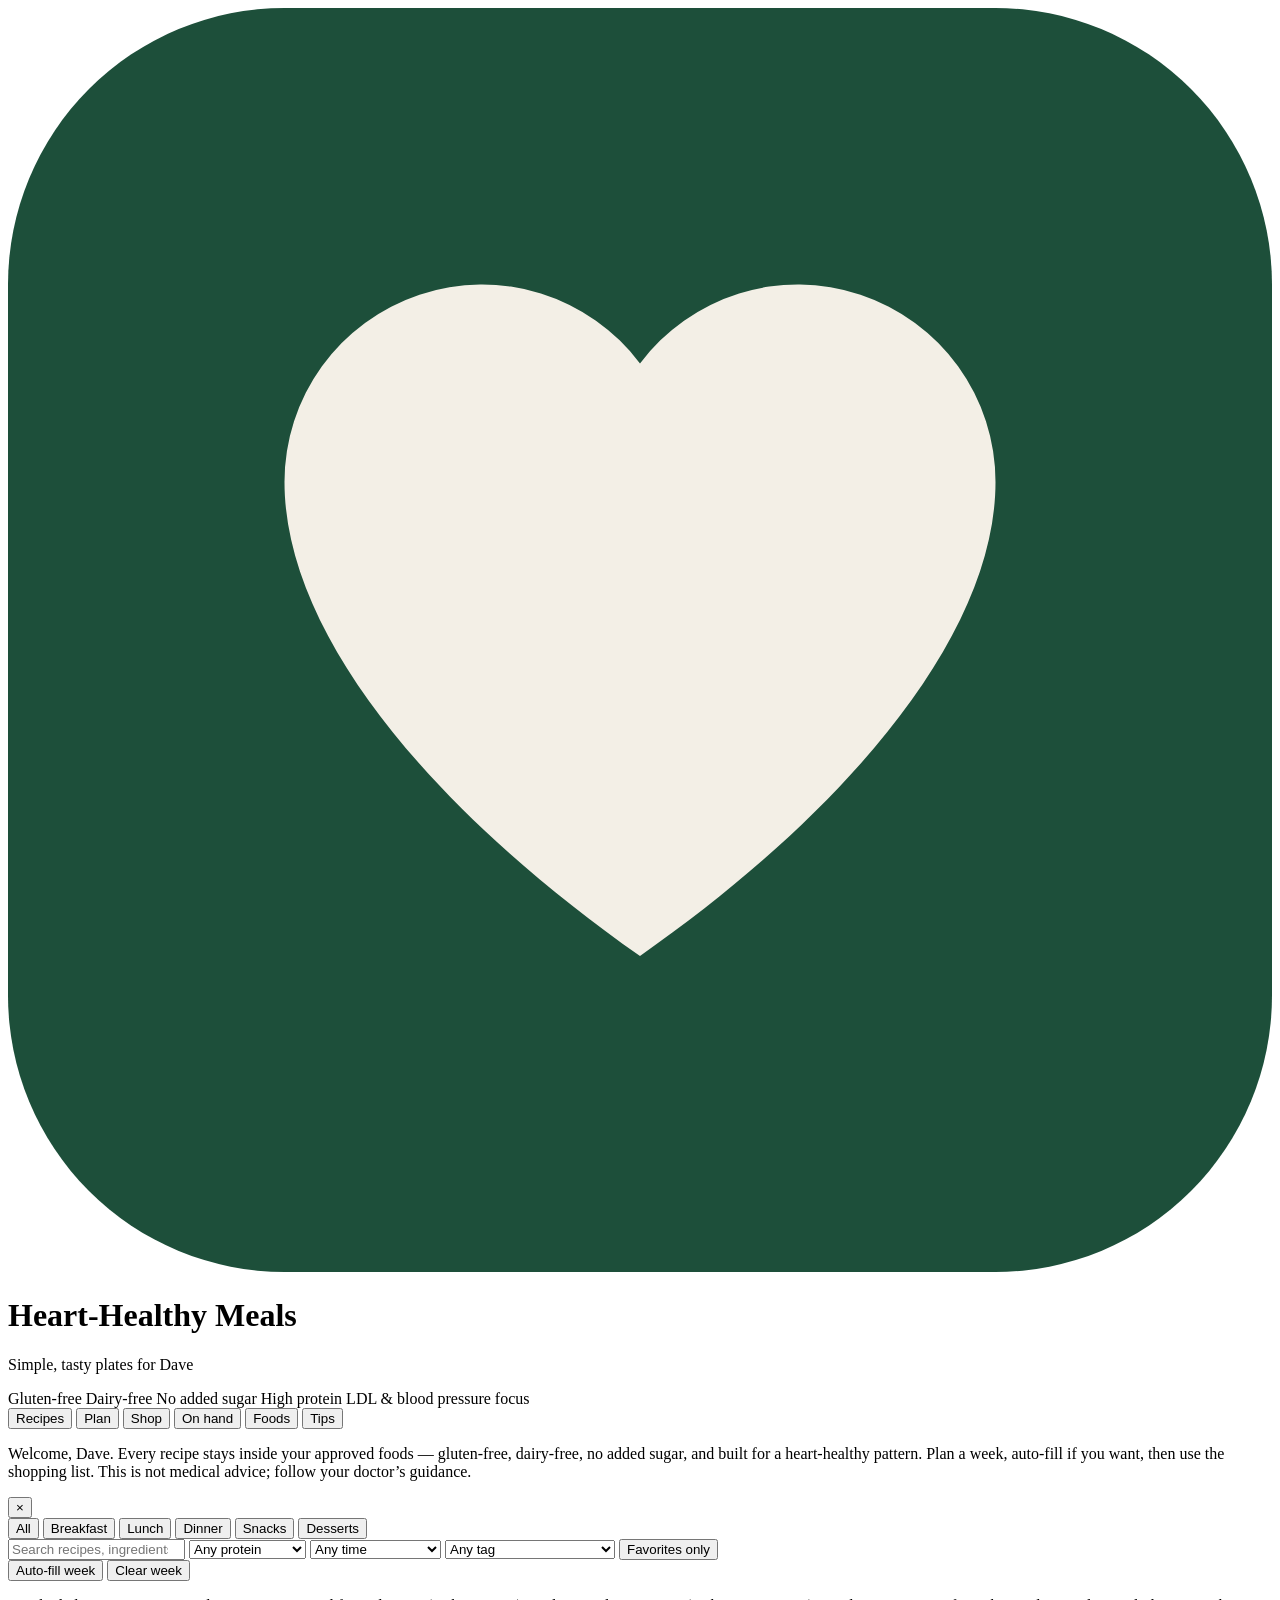
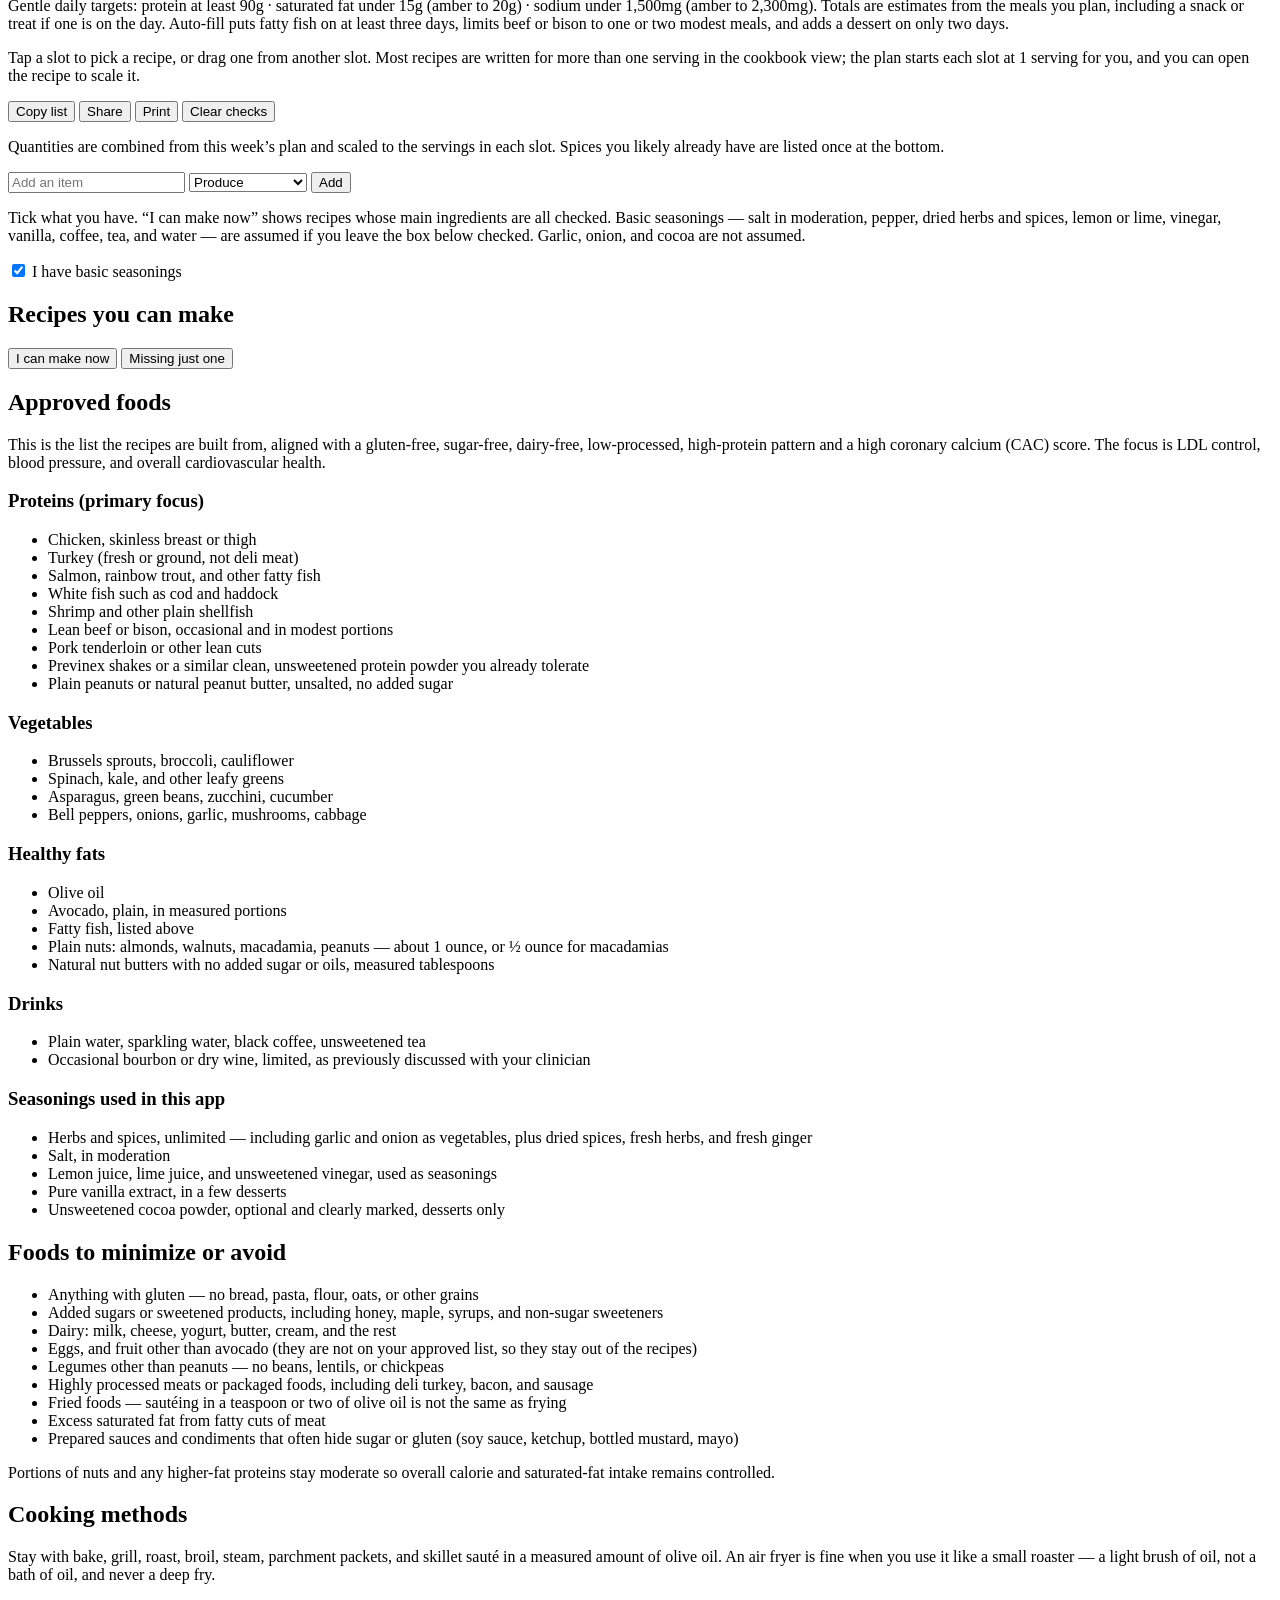
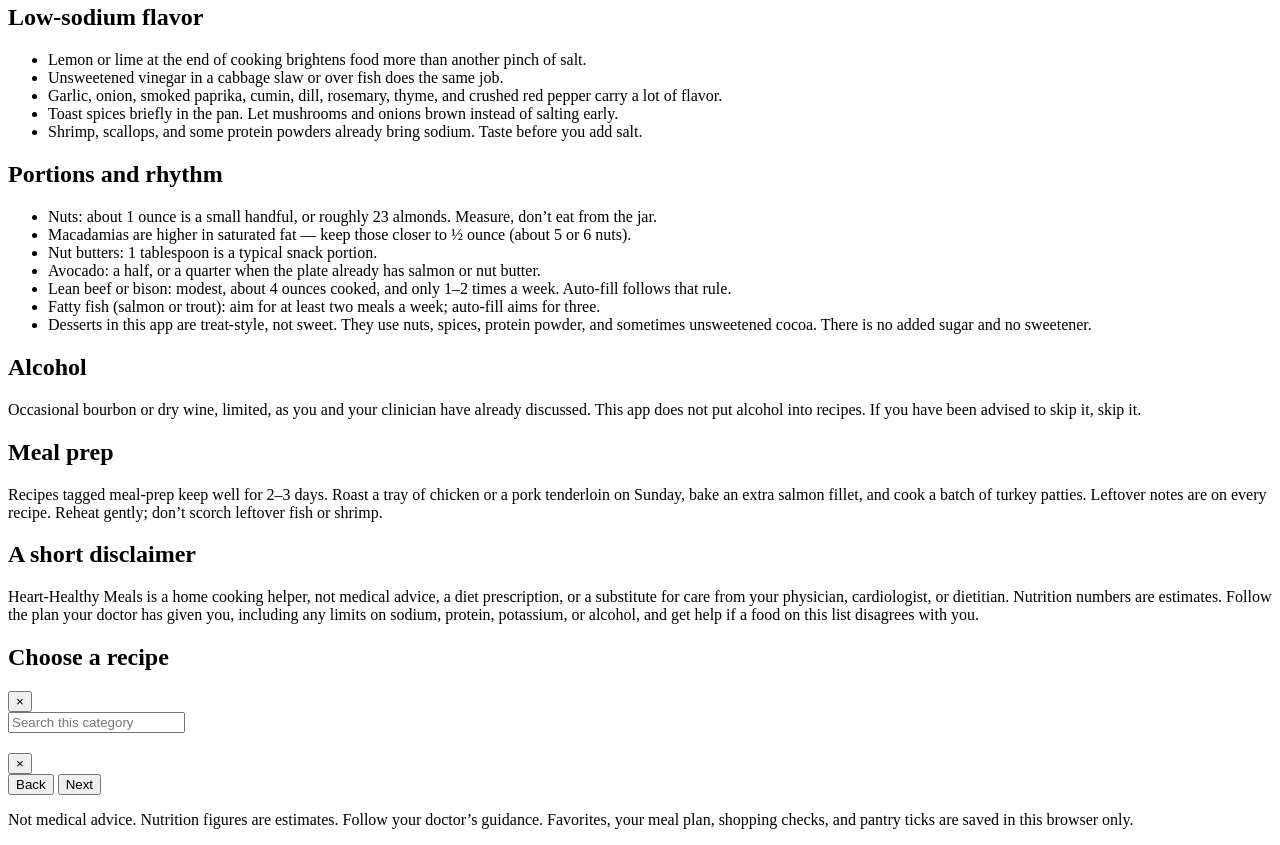
<file: _src/index.template.html>
<!DOCTYPE html>
<html lang="en">
<head>
  <meta charset="UTF-8">
  <meta name="viewport" content="width=device-width, initial-scale=1, viewport-fit=cover">
  <meta name="theme-color" content="#1d4f3a">
  <meta name="apple-mobile-web-app-capable" content="yes">
  <meta name="apple-mobile-web-app-status-bar-style" content="default">
  <meta name="apple-mobile-web-app-title" content="Heart-Healthy Meals">
  <meta name="description" content="Simple, tasty heart-healthy meals for a gluten-free, dairy-free, no-added-sugar kitchen. Plan a week and build a shopping list.">
  <title>Heart-Healthy Meals</title>
  <link rel="icon" href="data:image/svg+xml,%3Csvg xmlns='http://www.w3.org/2000/svg' viewBox='0 0 64 64'%3E%3Crect rx='14' width='64' height='64' fill='%231d4f3a'/%3E%3Cpath d='M32 48c-10-7-18-16-18-24a10 10 0 0 1 18-6 10 10 0 0 1 18 6c0 8-8 17-18 24z' fill='%23f3efe6'/%3E%3C/svg%3E">
  <style>/*__CSS__*/</style>
</head>
<body>
  <header class="app-header">
    <div class="brand">
      <svg viewBox="0 0 64 64" aria-hidden="true">
        <rect rx="14" width="64" height="64" fill="#1d4f3a"/>
        <path d="M32 48c-10-7-18-16-18-24a10 10 0 0 1 18-6 10 10 0 0 1 18 6c0 8-8 17-18 24z" fill="#f3efe6"/>
      </svg>
      <div>
        <h1>Heart-Healthy Meals</h1>
        <p class="tagline">Simple, tasty plates for Dave</p>
      </div>
    </div>
    <div class="pills">
      <span class="pill">Gluten-free</span>
      <span class="pill">Dairy-free</span>
      <span class="pill">No added sugar</span>
      <span class="pill">High protein</span>
      <span class="pill">LDL &amp; blood pressure focus</span>
    </div>
  </header>

  <nav class="tabs" aria-label="Main">
    <button type="button" data-view="recipes" aria-selected="true">Recipes</button>
    <button type="button" data-view="plan">Plan</button>
    <button type="button" data-view="shop">Shop</button>
    <button type="button" data-view="hand">On hand</button>
    <button type="button" data-view="foods">Foods</button>
    <button type="button" data-view="tips">Tips</button>
  </nav>

  <main>
    <div id="welcome" class="welcome">
      <p>Welcome, Dave. Every recipe stays inside your approved foods — gluten-free, dairy-free, no added sugar, and built for a heart-healthy pattern. Plan a week, auto-fill if you want, then use the shopping list. This is not medical advice; follow your doctor’s guidance.</p>
      <button type="button" class="close" id="dismiss-welcome" aria-label="Dismiss">×</button>
    </div>

    <section id="view-recipes" class="view on">
      <div class="subtabs" role="tablist" aria-label="Meal type">
        <button type="button" class="chip on" data-cat="all">All</button>
        <button type="button" class="chip" data-cat="breakfast">Breakfast</button>
        <button type="button" class="chip" data-cat="lunch">Lunch</button>
        <button type="button" class="chip" data-cat="dinner">Dinner</button>
        <button type="button" class="chip" data-cat="snack">Snacks</button>
        <button type="button" class="chip" data-cat="dessert">Desserts</button>
      </div>
      <div class="toolbar">
        <input type="search" id="recipe-search" placeholder="Search recipes, ingredients, or tags" autocomplete="off">
        <select id="filter-protein" aria-label="Filter by protein">
          <option value="">Any protein</option>
          <option value="chicken">Chicken</option>
          <option value="turkey">Turkey</option>
          <option value="salmon">Salmon</option>
          <option value="trout">Trout</option>
          <option value="white-fish">White fish</option>
          <option value="shrimp">Shrimp</option>
          <option value="shellfish">Shellfish</option>
          <option value="beef">Lean beef</option>
          <option value="bison">Bison</option>
          <option value="pork">Pork</option>
          <option value="protein-powder">Protein powder</option>
          <option value="nuts">Nuts / nut butter</option>
        </select>
        <select id="filter-time" aria-label="Filter by time">
          <option value="">Any time</option>
          <option value="15">15 minutes or less</option>
          <option value="20">20 minutes or less</option>
          <option value="30">30 minutes or less</option>
        </select>
        <select id="filter-tag" aria-label="Filter by tag">
          <option value="">Any tag</option>
          <option value="omega-3">Omega-3</option>
          <option value="high-fiber">High fiber</option>
          <option value="sheet-pan">Sheet-pan</option>
          <option value="no-cook">No-cook</option>
          <option value="meal-prep">Meal-prep</option>
          <option value="shake">Shake</option>
          <option value="occasional">Occasional (beef / bison)</option>
          <option value="treat-style">Treat-style</option>
          <option value="portion-controlled">Portion-controlled</option>
          <option value="high-protein">High protein</option>
        </select>
        <button type="button" class="chip" id="filter-fav">Favorites only</button>
        <span id="recipe-count" class="meta"></span>
      </div>
      <div id="recipe-grid" class="grid"></div>
    </section>

    <section id="view-plan" class="view">
      <div class="plan-head">
        <button type="button" class="btn" id="auto-fill">Auto-fill week</button>
        <button type="button" class="btn ghost" id="clear-plan">Clear week</button>
        <div class="water" id="water-track" aria-label="Water tracker"></div>
      </div>
      <p class="targets">Gentle daily targets: protein at least 90g · saturated fat under 15g (amber to 20g) · sodium under 1,500mg (amber to 2,300mg). Totals are estimates from the meals you plan, including a snack or treat if one is on the day. Auto-fill puts fatty fish on at least three days, limits beef or bison to one or two modest meals, and adds a dessert on only two days.</p>
      <p class="targets">Tap a slot to pick a recipe, or drag one from another slot. Most recipes are written for more than one serving in the cookbook view; the plan starts each slot at 1 serving for you, and you can open the recipe to scale it.</p>
      <div id="week" class="week"></div>
    </section>

    <section id="view-shop" class="view">
      <div class="shop-tools">
        <button type="button" class="btn" id="copy-shop">Copy list</button>
        <button type="button" class="btn secondary" id="share-shop">Share</button>
        <button type="button" class="btn secondary" id="print-shop">Print</button>
        <button type="button" class="btn ghost" id="clear-checks">Clear checks</button>
      </div>
      <p class="targets">Quantities are combined from this week’s plan and scaled to the servings in each slot. Spices you likely already have are listed once at the bottom.</p>
      <div id="shop-list"></div>
      <div class="add-row">
        <input id="custom-name" placeholder="Add an item" aria-label="Add a shopping item">
        <select id="custom-section" aria-label="Section">
          <option value="produce">Produce</option>
          <option value="meat">Meat &amp; Seafood</option>
          <option value="nuts">Nuts &amp; Oils</option>
          <option value="pantry">Pantry / Spices</option>
          <option value="drinks">Drinks</option>
        </select>
        <button type="button" class="btn secondary" id="add-custom">Add</button>
      </div>
    </section>

    <section id="view-hand" class="view">
      <p class="targets">Tick what you have. “I can make now” shows recipes whose main ingredients are all checked. Basic seasonings — salt in moderation, pepper, dried herbs and spices, lemon or lime, vinegar, vanilla, coffee, tea, and water — are assumed if you leave the box below checked. Garlic, onion, and cocoa are not assumed.</p>
      <p><label><input type="checkbox" id="have-seasonings" checked> I have basic seasonings</label></p>
      <div id="pantry-groups" class="groups"></div>
      <div class="match-head">
        <h2 id="match-head">Recipes you can make</h2>
        <div>
          <button type="button" class="chip on" id="match-now">I can make now</button>
          <button type="button" class="chip" id="match-almost">Missing just one</button>
        </div>
      </div>
      <div id="match-grid" class="grid"></div>
    </section>

    <section id="view-foods" class="view">
      <div class="cols">
        <article class="panel">
          <h2>Approved foods</h2>
          <p>This is the list the recipes are built from, aligned with a gluten-free, sugar-free, dairy-free, low-processed, high-protein pattern and a high coronary calcium (CAC) score. The focus is LDL control, blood pressure, and overall cardiovascular health.</p>
          <h3>Proteins (primary focus)</h3>
          <ul>
            <li>Chicken, skinless breast or thigh</li>
            <li>Turkey (fresh or ground, not deli meat)</li>
            <li>Salmon, rainbow trout, and other fatty fish</li>
            <li>White fish such as cod and haddock</li>
            <li>Shrimp and other plain shellfish</li>
            <li>Lean beef or bison, occasional and in modest portions</li>
            <li>Pork tenderloin or other lean cuts</li>
            <li>Previnex shakes or a similar clean, unsweetened protein powder you already tolerate</li>
            <li>Plain peanuts or natural peanut butter, unsalted, no added sugar</li>
          </ul>
          <h3>Vegetables</h3>
          <ul>
            <li>Brussels sprouts, broccoli, cauliflower</li>
            <li>Spinach, kale, and other leafy greens</li>
            <li>Asparagus, green beans, zucchini, cucumber</li>
            <li>Bell peppers, onions, garlic, mushrooms, cabbage</li>
          </ul>
          <h3>Healthy fats</h3>
          <ul>
            <li>Olive oil</li>
            <li>Avocado, plain, in measured portions</li>
            <li>Fatty fish, listed above</li>
            <li>Plain nuts: almonds, walnuts, macadamia, peanuts — about 1 ounce, or ½ ounce for macadamias</li>
            <li>Natural nut butters with no added sugar or oils, measured tablespoons</li>
          </ul>
          <h3>Drinks</h3>
          <ul>
            <li>Plain water, sparkling water, black coffee, unsweetened tea</li>
            <li>Occasional bourbon or dry wine, limited, as previously discussed with your clinician</li>
          </ul>
          <h3>Seasonings used in this app</h3>
          <ul>
            <li>Herbs and spices, unlimited — including garlic and onion as vegetables, plus dried spices, fresh herbs, and fresh ginger</li>
            <li>Salt, in moderation</li>
            <li>Lemon juice, lime juice, and unsweetened vinegar, used as seasonings</li>
            <li>Pure vanilla extract, in a few desserts</li>
            <li>Unsweetened cocoa powder, optional and clearly marked, desserts only</li>
          </ul>
        </article>
        <article class="panel avoid">
          <h2>Foods to minimize or avoid</h2>
          <ul>
            <li>Anything with gluten — no bread, pasta, flour, oats, or other grains</li>
            <li>Added sugars or sweetened products, including honey, maple, syrups, and non-sugar sweeteners</li>
            <li>Dairy: milk, cheese, yogurt, butter, cream, and the rest</li>
            <li>Eggs, and fruit other than avocado (they are not on your approved list, so they stay out of the recipes)</li>
            <li>Legumes other than peanuts — no beans, lentils, or chickpeas</li>
            <li>Highly processed meats or packaged foods, including deli turkey, bacon, and sausage</li>
            <li>Fried foods — sautéing in a teaspoon or two of olive oil is not the same as frying</li>
            <li>Excess saturated fat from fatty cuts of meat</li>
            <li>Prepared sauces and condiments that often hide sugar or gluten (soy sauce, ketchup, bottled mustard, mayo)</li>
          </ul>
          <p>Portions of nuts and any higher-fat proteins stay moderate so overall calorie and saturated-fat intake remains controlled.</p>
        </article>
      </div>
    </section>

    <section id="view-tips" class="view">
      <div class="cols">
        <article class="panel">
          <h2>Cooking methods</h2>
          <p>Stay with bake, grill, roast, broil, steam, parchment packets, and skillet sauté in a measured amount of olive oil. An air fryer is fine when you use it like a small roaster — a light brush of oil, not a bath of oil, and never a deep fry.</p>
          <h2>Low-sodium flavor</h2>
          <ul>
            <li>Lemon or lime at the end of cooking brightens food more than another pinch of salt.</li>
            <li>Unsweetened vinegar in a cabbage slaw or over fish does the same job.</li>
            <li>Garlic, onion, smoked paprika, cumin, dill, rosemary, thyme, and crushed red pepper carry a lot of flavor.</li>
            <li>Toast spices briefly in the pan. Let mushrooms and onions brown instead of salting early.</li>
            <li>Shrimp, scallops, and some protein powders already bring sodium. Taste before you add salt.</li>
          </ul>
        </article>
        <article class="panel">
          <h2>Portions and rhythm</h2>
          <ul>
            <li>Nuts: about 1 ounce is a small handful, or roughly 23 almonds. Measure, don’t eat from the jar.</li>
            <li>Macadamias are higher in saturated fat — keep those closer to ½ ounce (about 5 or 6 nuts).</li>
            <li>Nut butters: 1 tablespoon is a typical snack portion.</li>
            <li>Avocado: a half, or a quarter when the plate already has salmon or nut butter.</li>
            <li>Lean beef or bison: modest, about 4 ounces cooked, and only 1–2 times a week. Auto-fill follows that rule.</li>
            <li>Fatty fish (salmon or trout): aim for at least two meals a week; auto-fill aims for three.</li>
            <li>Desserts in this app are treat-style, not sweet. They use nuts, spices, protein powder, and sometimes unsweetened cocoa. There is no added sugar and no sweetener.</li>
          </ul>
          <h2>Alcohol</h2>
          <p>Occasional bourbon or dry wine, limited, as you and your clinician have already discussed. This app does not put alcohol into recipes. If you have been advised to skip it, skip it.</p>
          <h2>Meal prep</h2>
          <p>Recipes tagged meal-prep keep well for 2–3 days. Roast a tray of chicken or a pork tenderloin on Sunday, bake an extra salmon fillet, and cook a batch of turkey patties. Leftover notes are on every recipe. Reheat gently; don’t scorch leftover fish or shrimp.</p>
        </article>
      </div>
      <article class="panel" style="margin-top:16px">
        <h2>A short disclaimer</h2>
        <p>Heart-Healthy Meals is a home cooking helper, not medical advice, a diet prescription, or a substitute for care from your physician, cardiologist, or dietitian. Nutrition numbers are estimates. Follow the plan your doctor has given you, including any limits on sodium, protein, potassium, or alcohol, and get help if a food on this list disagrees with you.</p>
      </article>
    </section>
  </main>

  <div id="detail" class="overlay" aria-hidden="true" role="dialog" aria-modal="true" aria-label="Recipe">
    <div class="modal" id="detail-body"></div>
  </div>

  <div id="picker" class="overlay" aria-hidden="true" role="dialog" aria-modal="true">
    <div class="modal">
      <header class="mh">
        <h2 id="picker-title">Choose a recipe</h2>
        <button type="button" class="icon-btn" data-close-picker aria-label="Close">×</button>
      </header>
      <input type="search" id="picker-search" placeholder="Search this category" autocomplete="off">
      <div id="picker-list" class="grid" style="margin-top:12px"></div>
    </div>
  </div>

  <div id="cook" class="cook" role="dialog" aria-modal="true" aria-label="Cook mode">
    <header>
      <div>
        <h2 id="cook-title"></h2>
        <p class="progress" id="cook-progress"></p>
      </div>
      <button type="button" class="icon-btn" id="cook-close" aria-label="Close cook mode">×</button>
    </header>
    <div class="step" id="cook-step"></div>
    <footer>
      <button type="button" class="btn secondary" id="cook-prev">Back</button>
      <span class="wake" id="cook-wake"></span>
      <button type="button" class="btn" id="cook-next">Next</button>
    </footer>
  </div>

  <footer class="site">
    <p>Not medical advice. Nutrition figures are estimates. Follow your doctor’s guidance. Favorites, your meal plan, shopping checks, and pantry ticks are saved in this browser only.</p>
  </footer>

  <script>window.RECIPES = /*__RECIPES__*/;</script>
  <script>/*__JS__*/</script>
</body>
</html>
</file>
